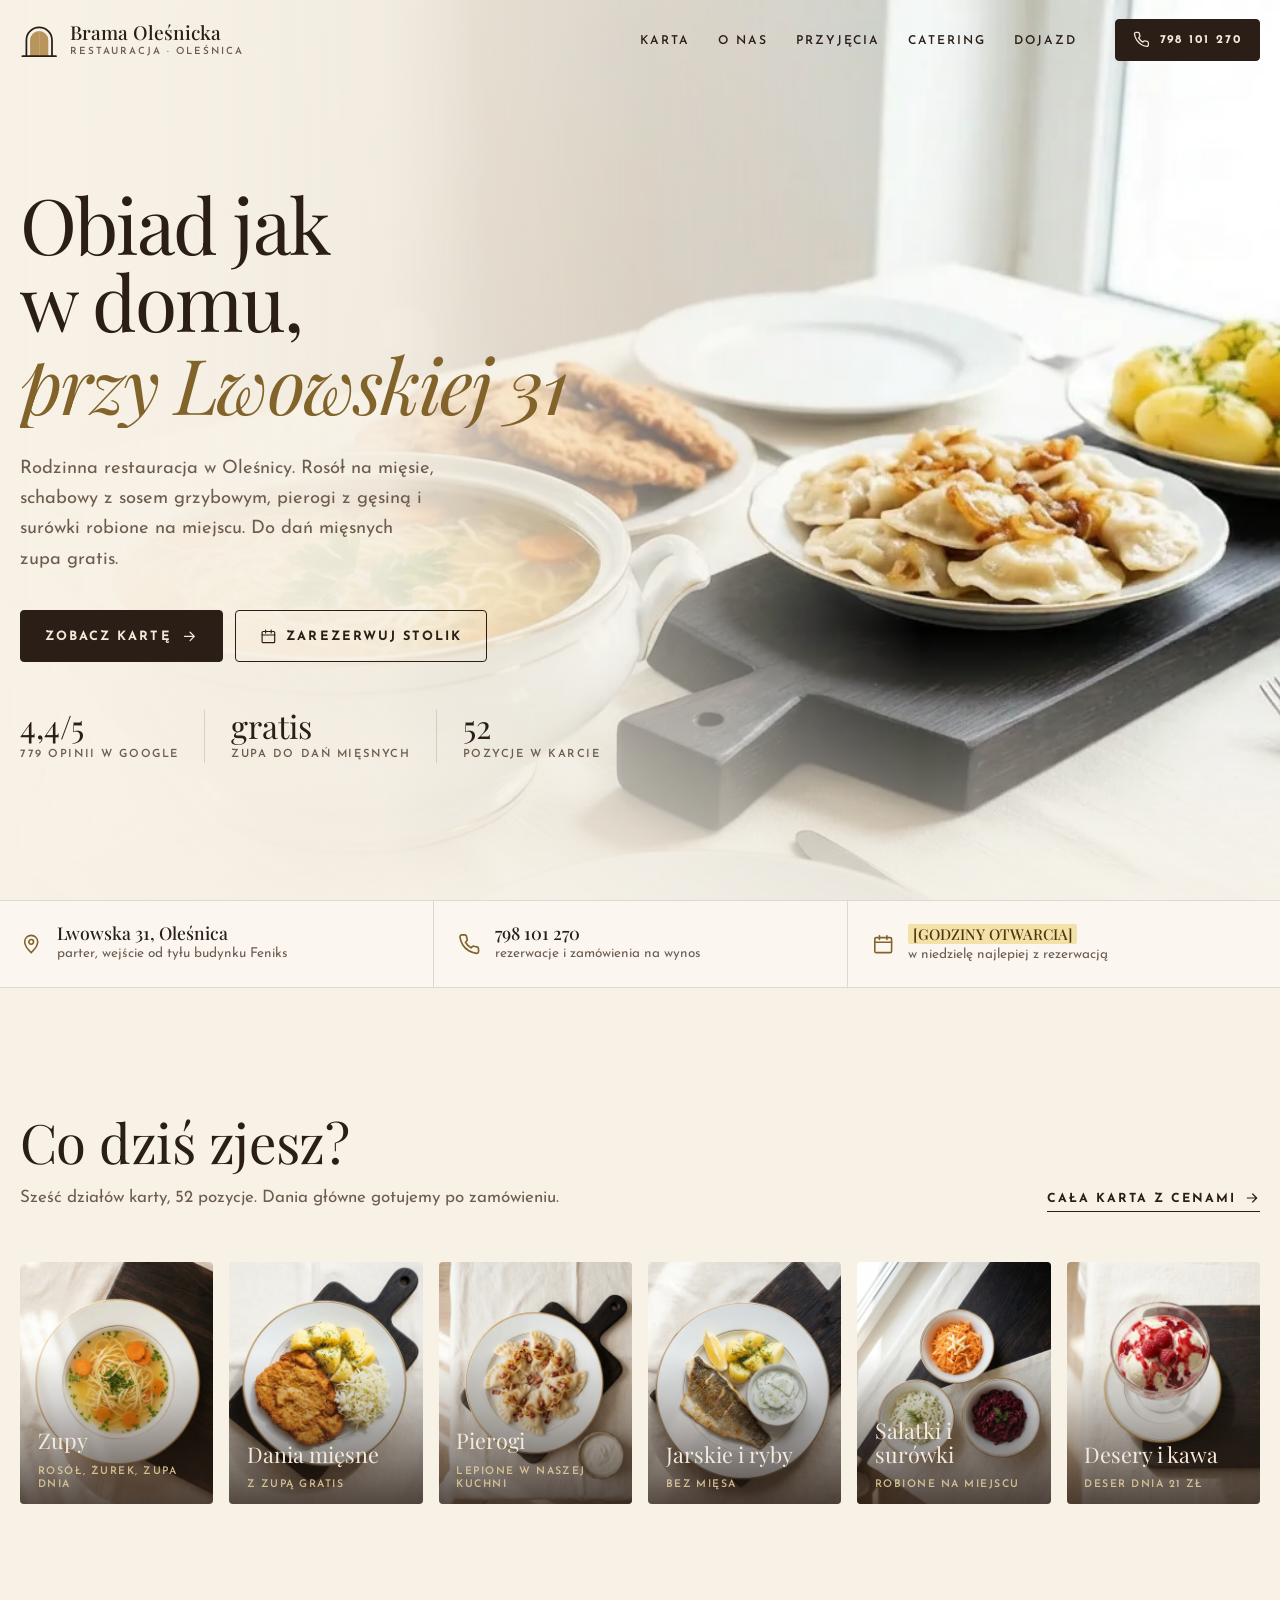
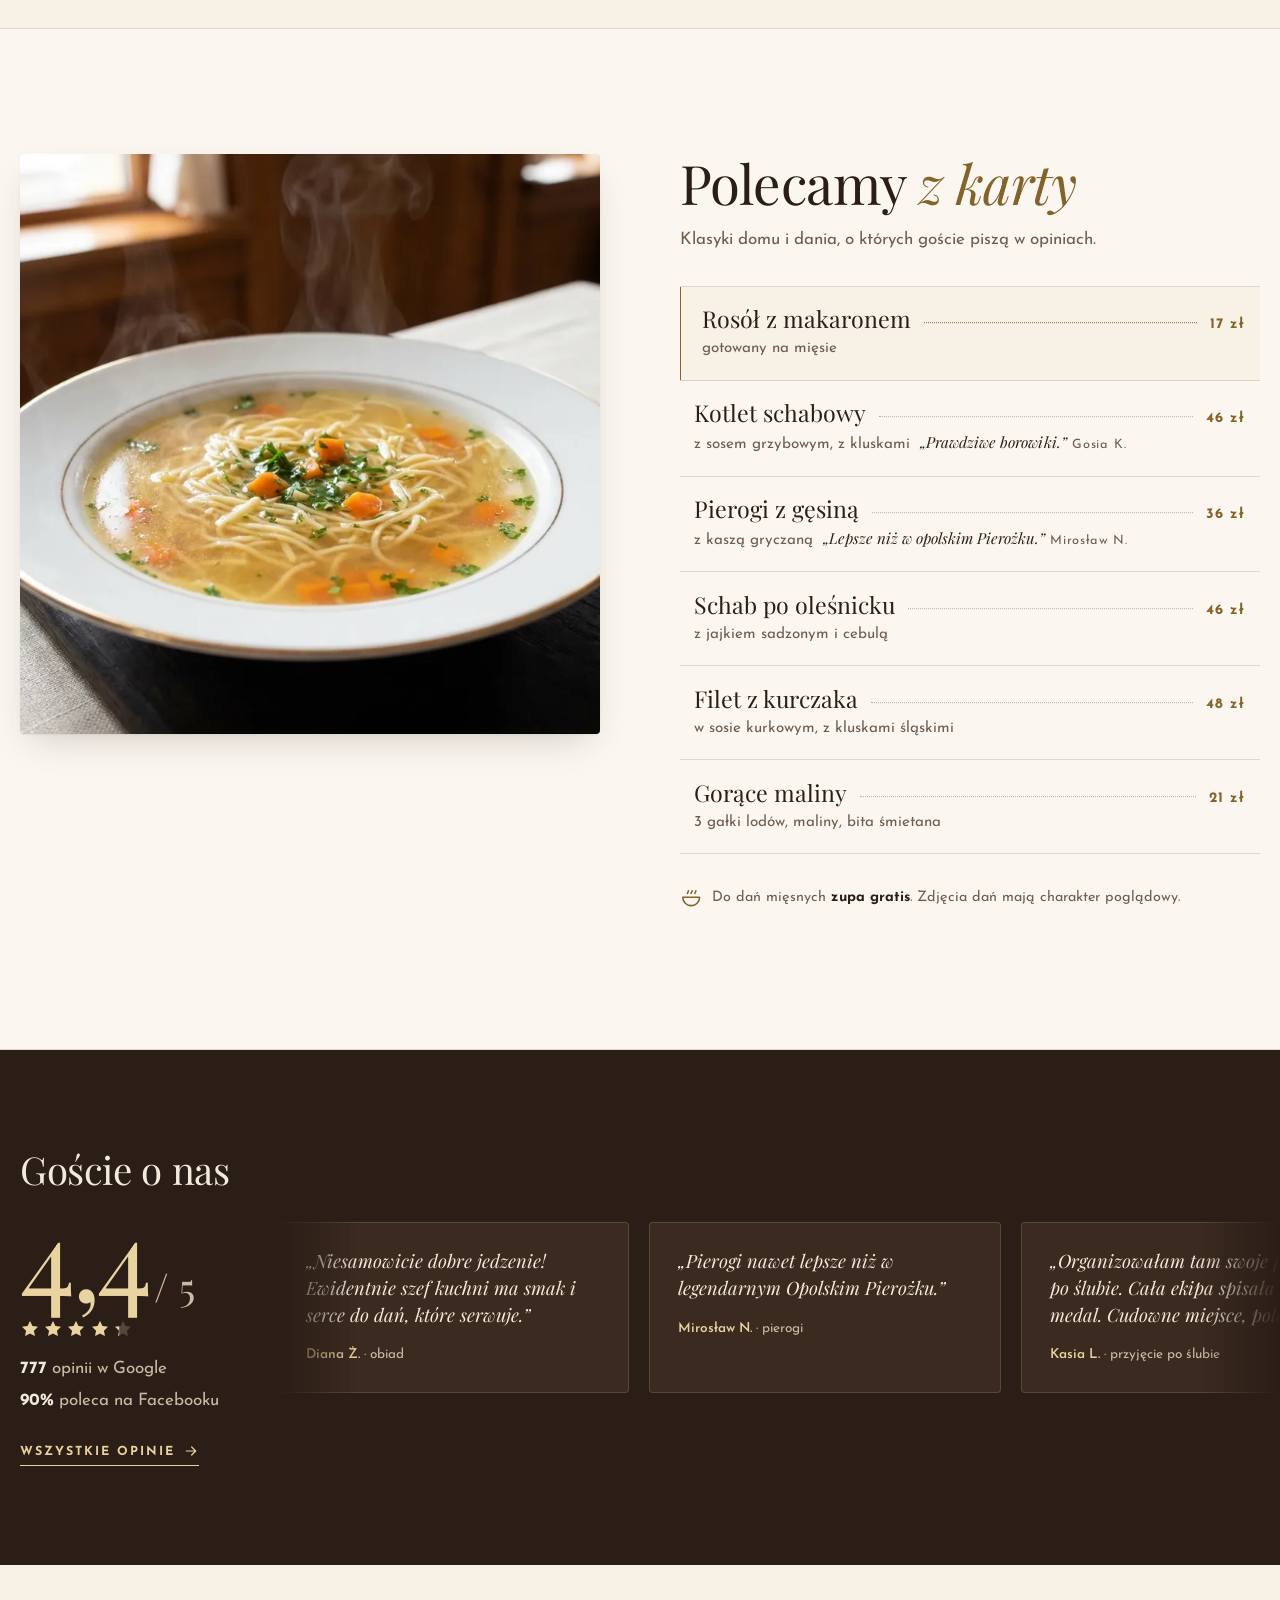
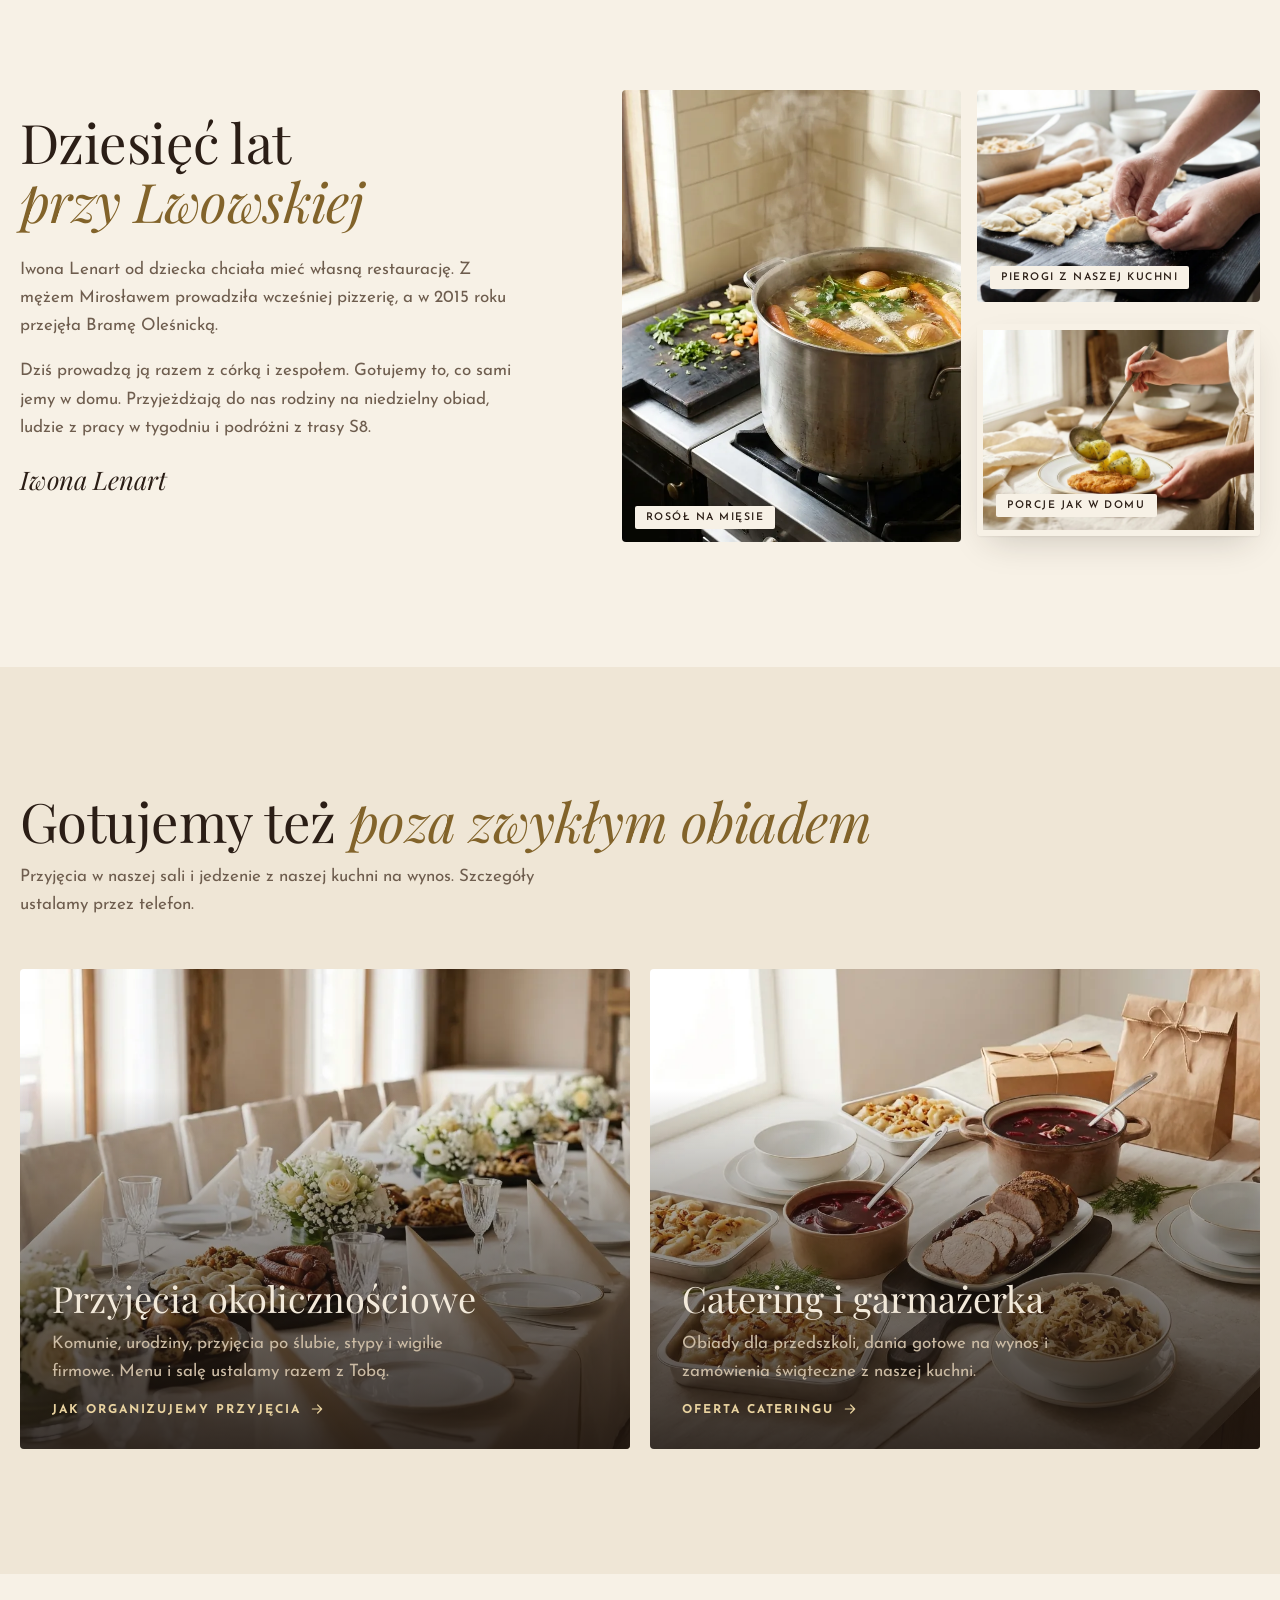
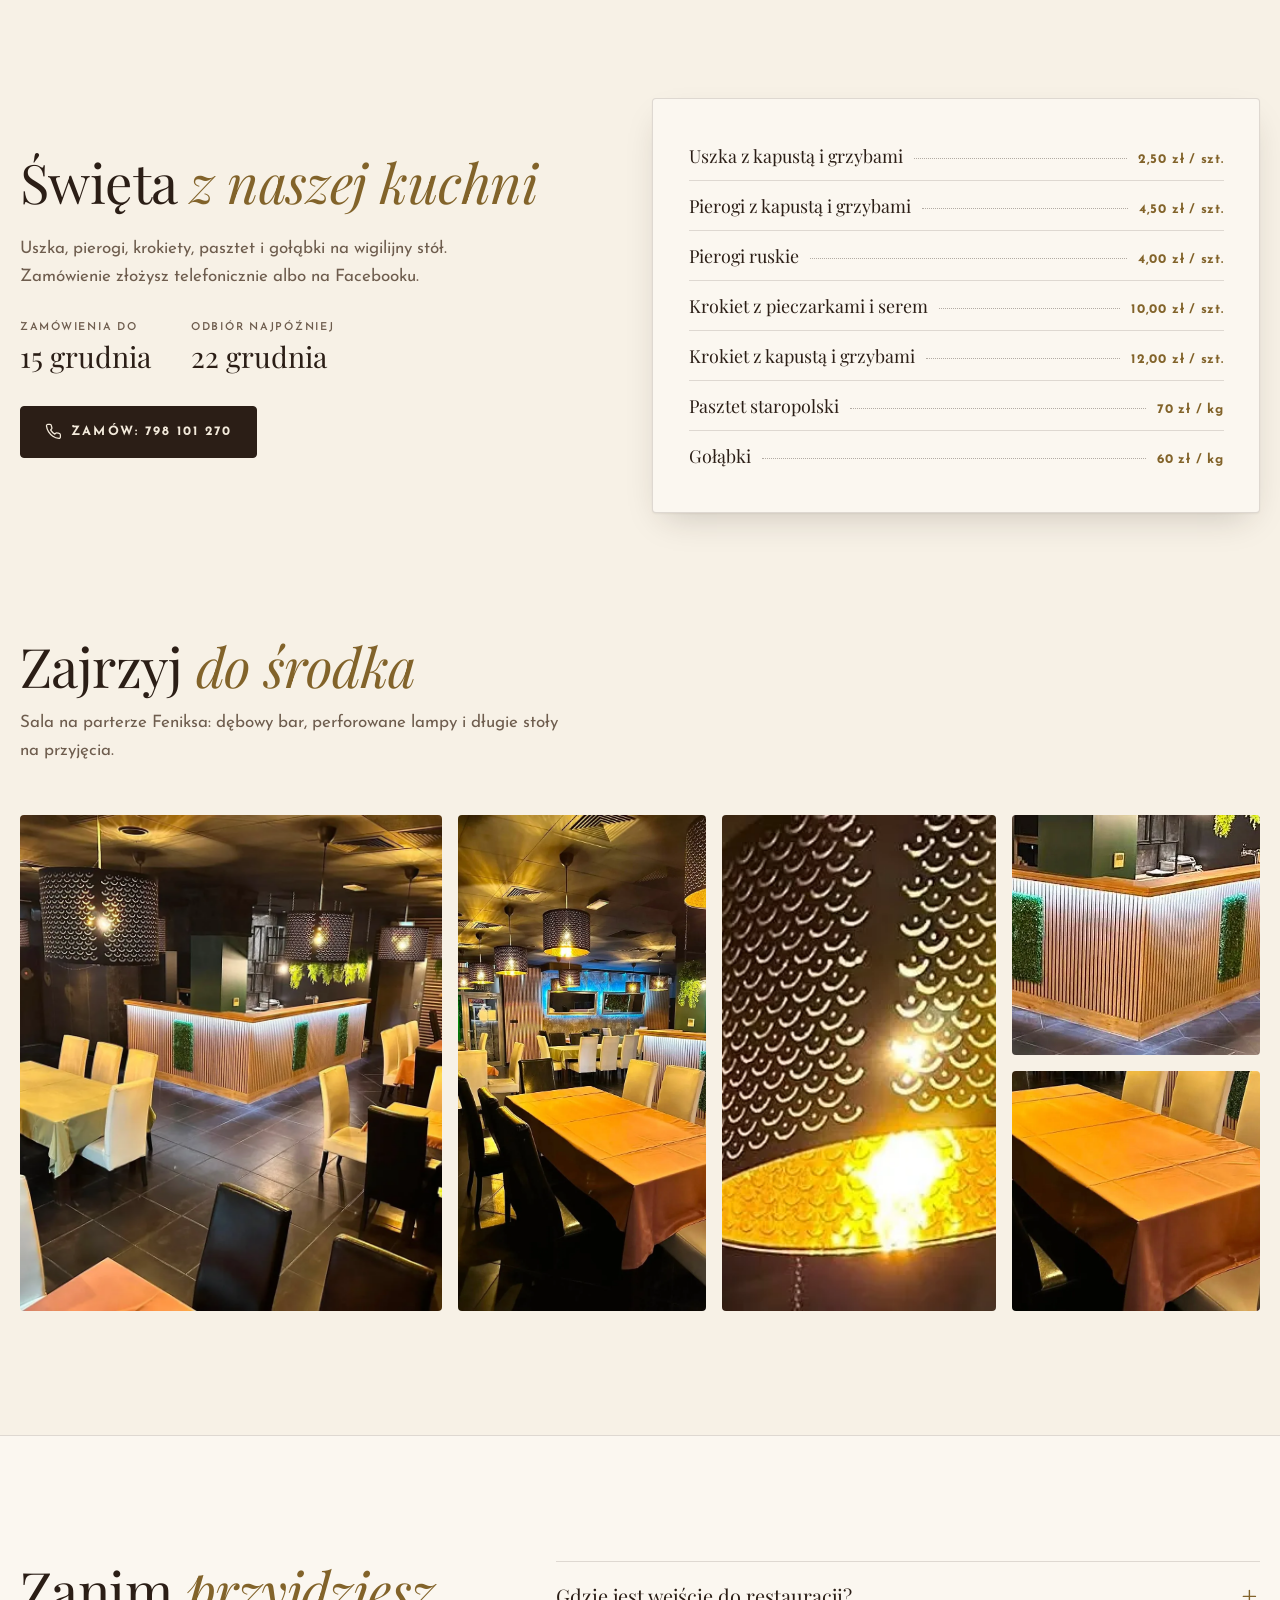
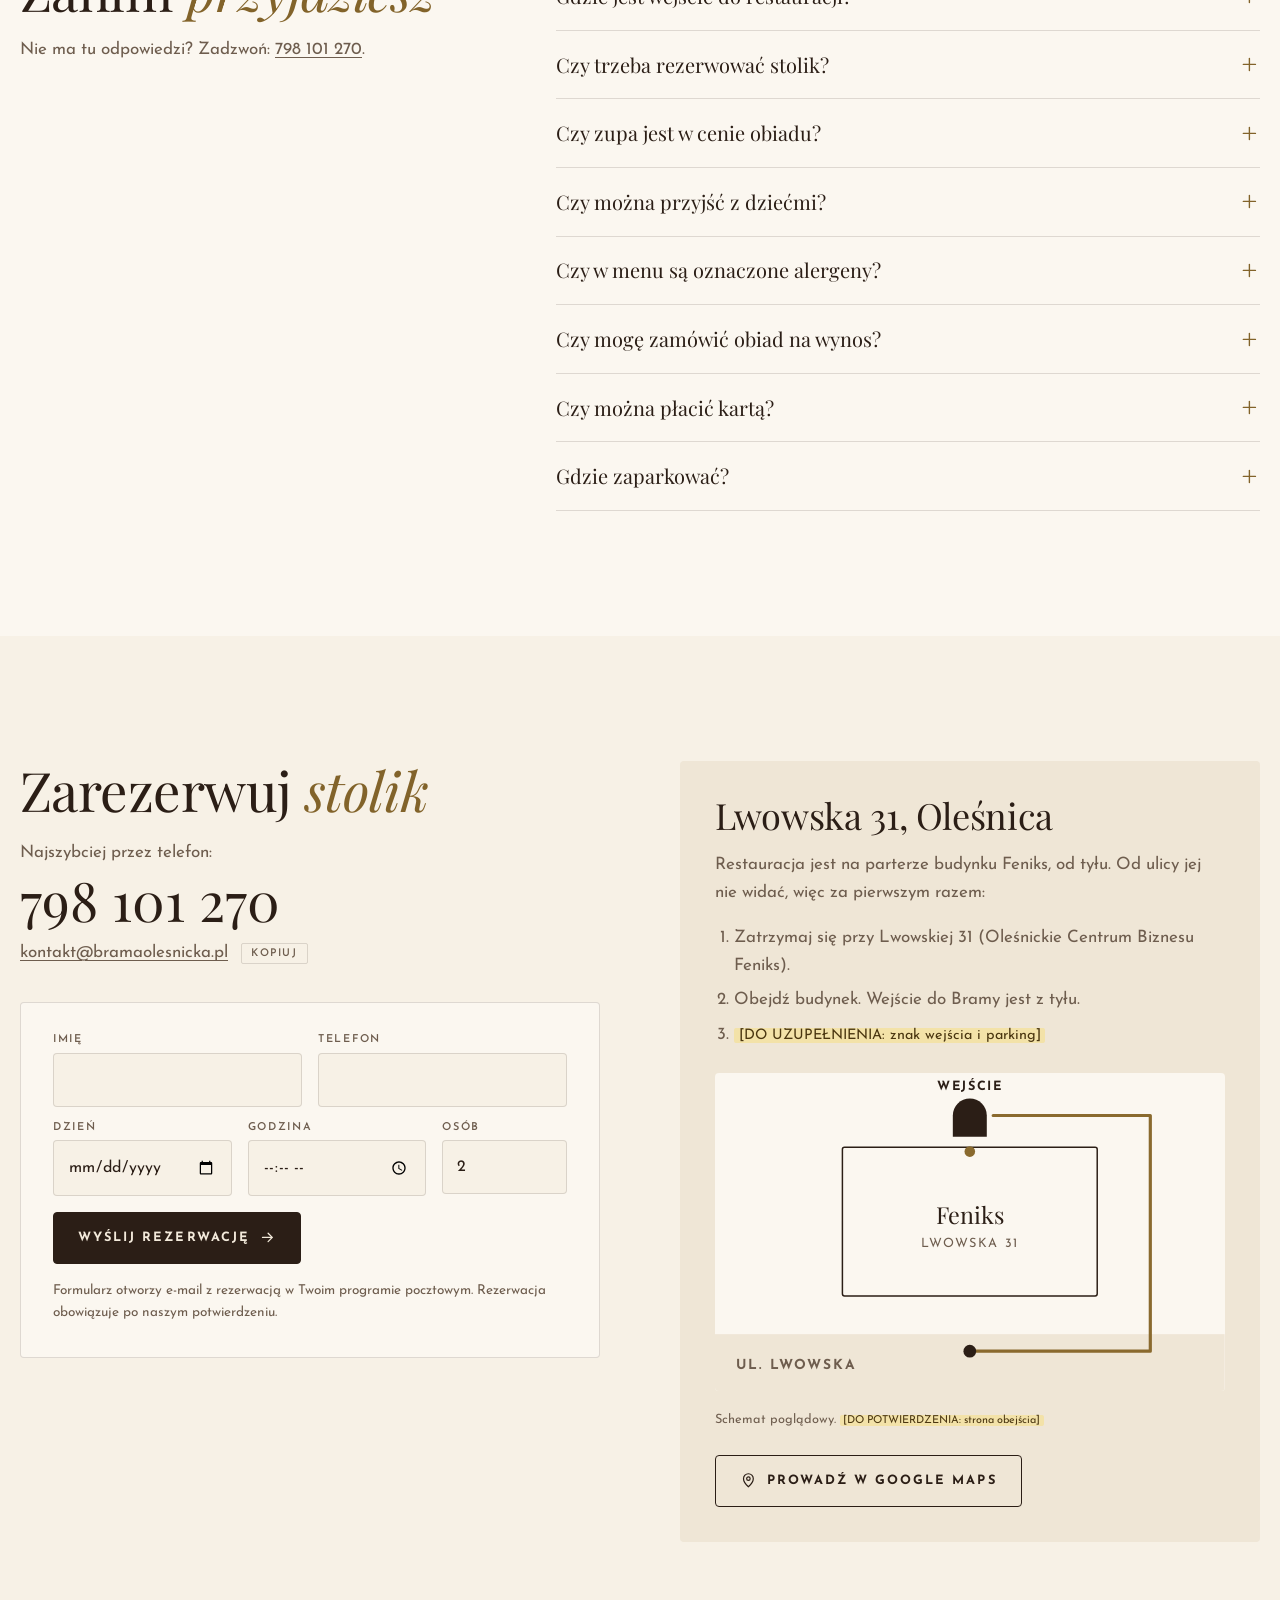
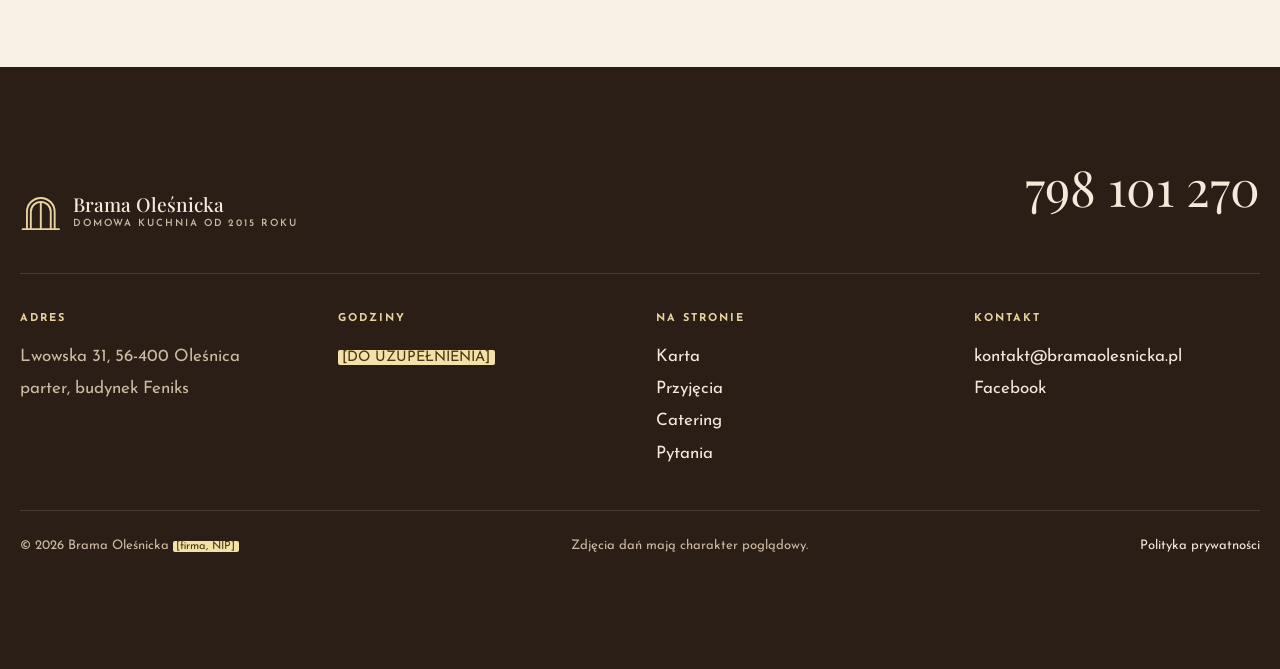
<file: index.html>
<!doctype html>
<html lang="pl">
<head>
<meta charset="utf-8">
<meta name="viewport" content="width=device-width, initial-scale=1">
<title>Restauracja Brama Oleśnicka | Domowa kuchnia, Lwowska 31, Oleśnica</title>
<meta name="description" content="Rodzinna restauracja z domową kuchnią przy Lwowskiej 31 w Oleśnicy. Rosół na mięsie, schabowy, pierogi z gęsiną. Zupa gratis do dań mięsnych. Rezerwacje: 798 101 270.">
<link rel="canonical" href="https://fabianadrianw.github.io/Brama-ole-nicka/">
<meta property="og:type" content="restaurant">
<meta property="og:locale" content="pl_PL">
<meta property="og:title" content="Brama Oleśnicka: domowa kuchnia w Oleśnicy">
<meta property="og:description" content="Karta z cenami, przyjęcia, catering i rezerwacja stolika. Lwowska 31, Oleśnica.">
<meta property="og:url" content="https://fabianadrianw.github.io/Brama-ole-nicka/">
<meta property="og:image" content="https://fabianadrianw.github.io/Brama-ole-nicka/img/v2/og.jpg">
<meta name="theme-color" content="#F7F1E6">
<link rel="icon" href="data:image/svg+xml,%3Csvg xmlns='http://www.w3.org/2000/svg' viewBox='0 0 32 32'%3E%3Crect width='32' height='32' rx='6' fill='%232B1E16'/%3E%3Cpath d='M9 26V15a7 7 0 0 1 14 0v11' fill='none' stroke='%23E9D3A0' stroke-width='2.4'/%3E%3C/svg%3E">
<!-- TODO przed wdrożeniem: fonty lokalnie (woff2, latin-ext) -->
<link rel="preconnect" href="https://fonts.googleapis.com">
<link rel="preconnect" href="https://fonts.gstatic.com" crossorigin>
<link href="https://fonts.googleapis.com/css2?family=Josefin+Sans:wght@400;600;700&family=Playfair+Display:ital,wght@0,400;0,500;0,600;1,400;1,500&display=swap" rel="stylesheet">
<link rel="preload" as="image" href="img/v2/hero.webp" media="(min-width:760px)">
<link rel="preload" as="image" href="img/v2/hero-m.webp" media="(max-width:759px)">
<script type="application/ld+json">
{
  "@context":"https://schema.org","@type":"Restaurant","name":"Brama Oleśnicka","url":"https://fabianadrianw.github.io/Brama-ole-nicka/",
  "image":"https://fabianadrianw.github.io/Brama-ole-nicka/img/v2/og.jpg",
  "telephone":"+48798101270","email":"kontakt@bramaolesnicka.pl","servesCuisine":"Kuchnia polska","priceRange":"40–60 zł",
  "acceptsReservations":"True","hasMenu":"https://fabianadrianw.github.io/Brama-ole-nicka/menu.html",
  "address":{"@type":"PostalAddress","streetAddress":"Lwowska 31","postalCode":"56-400","addressLocality":"Oleśnica","addressCountry":"PL"},
  "geo":{"@type":"GeoCoordinates","latitude":51.2091401,"longitude":17.389574},
  "aggregateRating":{"@type":"AggregateRating","ratingValue":"4.4","reviewCount":"779","bestRating":"5"},
  "sameAs":["https://www.facebook.com/100063495913166"]
}
</script>
<script type="application/ld+json">{"@context": "https://schema.org", "@type": "FAQPage", "mainEntity": [{"@type": "Question", "name": "Gdzie jest wejście do restauracji?", "acceptedAnswer": {"@type": "Answer", "text": "Lwowska 31 w Oleśnicy, parter budynku Oleśnickiego Centrum Biznesu Feniks. Wejście jest z tyłu budynku, od ulicy go nie widać. Jeśli się zgubisz, zadzwoń: 798 101 270."}}, {"@type": "Question", "name": "Czy trzeba rezerwować stolik?", "acceptedAnswer": {"@type": "Answer", "text": "W tygodniu zwykle nie. W niedzielę po południu sala bywa pełna, więc warto zadzwonić wcześniej albo wysłać rezerwację przez formularz."}}, {"@type": "Question", "name": "Czy zupa jest w cenie obiadu?", "acceptedAnswer": {"@type": "Answer", "text": "Tak, do dań mięsnych z karty podajemy zupę gratis. Zupę dnia można też zamówić osobno za 16 zł."}}, {"@type": "Question", "name": "Czy można przyjść z dziećmi?", "acceptedAnswer": {"@type": "Answer", "text": "Tak. Mamy kącik zabaw i sztućce dla dzieci."}}, {"@type": "Question", "name": "Czy w menu są oznaczone alergeny?", "acceptedAnswer": {"@type": "Answer", "text": "Tak, cyfry przy nazwach dań w karcie oznaczają alergeny. Jeśli masz alergię, powiedz o niej przy zamówieniu."}}, {"@type": "Question", "name": "Czy mogę zamówić obiad na wynos?", "acceptedAnswer": {"@type": "Answer", "text": "Tak. Zamów przez telefon i odbierz w restauracji."}}]}</script>
<link rel="stylesheet" href="assets/v2.css">
<script>try{if(!sessionStorage.getItem("bo-intro")&&!matchMedia("(prefers-reduced-motion: reduce)").matches){document.documentElement.classList.add("intro");sessionStorage.setItem("bo-intro","1")}}catch(e){}</script>
</head>
<body>
<div class="gate" id="gate" aria-hidden="true">
  <span class="gate__l"></span><span class="gate__r"></span>
  <div class="gate__mark">
    <svg viewBox="0 0 120 130"><path pathLength="1" d="M10 128V60a50 50 0 0 1 100 0v68"/><path pathLength="1" d="M24 128V62a36 36 0 0 1 72 0v66M60 26v102M2 128h116"/></svg>
    <b>Brama Oleśnicka</b>
  </div>
  <button class="gate__skip" type="button" tabindex="-1">Pomiń</button>
</div>
<a class="skip" href="#main">Przejdź do treści</a>

<svg width="0" height="0" style="position:absolute" aria-hidden="true"><defs>
  <symbol id="i-phone" viewBox="0 0 24 24"><path fill="none" stroke="currentColor" stroke-width="1.8" stroke-linecap="round" stroke-linejoin="round" d="M22 16.9v3a2 2 0 0 1-2.2 2 19.8 19.8 0 0 1-8.6-3.1 19.5 19.5 0 0 1-6-6A19.8 19.8 0 0 1 2.1 4.2 2 2 0 0 1 4.1 2h3a2 2 0 0 1 2 1.7c.1 1 .4 1.9.7 2.8a2 2 0 0 1-.5 2.1L8 9.9a16 16 0 0 0 6 6l1.3-1.3a2 2 0 0 1 2.1-.4c.9.3 1.8.6 2.8.7a2 2 0 0 1 1.7 2z"/></symbol>
  <symbol id="i-star" viewBox="0 0 24 24"><path fill="currentColor" d="M12 2.5l2.9 6 6.6.9-4.8 4.6 1.2 6.5L12 17.4l-5.9 3.1 1.2-6.5L2.5 9.4l6.6-.9z"/></symbol>
  <symbol id="i-plus" viewBox="0 0 24 24"><path fill="none" stroke="currentColor" stroke-width="1.6" stroke-linecap="round" d="M12 5v14M5 12h14"/></symbol>
  <symbol id="i-arrow" viewBox="0 0 24 24"><path fill="none" stroke="currentColor" stroke-width="1.8" stroke-linecap="round" stroke-linejoin="round" d="M5 12h14M13 6l6 6-6 6"/></symbol>
  <symbol id="i-cal" viewBox="0 0 24 24"><g fill="none" stroke="currentColor" stroke-width="1.7" stroke-linecap="round"><rect x="3" y="5" width="18" height="16" rx="1.5"/><path d="M3 10h18M8 3v4M16 3v4"/></g></symbol>
  <symbol id="i-pin" viewBox="0 0 24 24"><g fill="none" stroke="currentColor" stroke-width="1.7"><path d="M12 21s-7-6.2-7-11.5a7 7 0 0 1 14 0C19 14.8 12 21 12 21z"/><circle cx="12" cy="9.5" r="2.5"/></g></symbol>
  <symbol id="i-bowl" viewBox="0 0 24 24"><g fill="none" stroke="currentColor" stroke-width="1.7" stroke-linecap="round" stroke-linejoin="round"><path d="M3 11h18a9 9 0 0 1-18 0z"/><path d="M8 7c0-1.5 1-1.5 1-3M12 7c0-1.5 1-1.5 1-3M16 7c0-1.5 1-1.5 1-3"/></g></symbol>
  <symbol id="arch" viewBox="0 0 48 48"><g fill="none" stroke="currentColor" stroke-width="2.2" stroke-linecap="round"><path d="M8 44V24a16 16 0 0 1 32 0v20M3 44h42M24 12.5V44"/><path d="M12.5 44V24A11.5 11.5 0 0 1 35.5 24V44"/></g></symbol>
</defs></svg>

<header class="nav" id="nav">
  <div class="wrap nav__in">
    <a class="logo" href="#top" aria-label="Brama Oleśnicka, początek strony">
      <svg class="logo__mark" viewBox="0 0 48 48" aria-hidden="true">
        <path class="logo__frame" pathLength="1" d="M8 44V24a16 16 0 0 1 32 0v20"/>
        <path class="logo__leaf logo__leaf--l" d="M12.6 44V24A11.4 11.4 0 0 1 24 12.6V44z"/>
        <path class="logo__leaf logo__leaf--r" d="M24 12.6A11.4 11.4 0 0 1 35.4 24V44H24z"/>
        <path class="logo__ground" pathLength="1" d="M3 44h42"/>
      </svg>
      <span class="logo__txt"><b>Brama Oleśnicka</b><small>Restauracja · Oleśnica</small></span>
    </a>
    <nav aria-label="Główna" class="nav__nav">
      <ul class="links" id="links">
        <li><a href="menu.html" data-page="menu">Karta</a></li>
        <li><a href="#o-nas">O nas</a></li>
        <li><a href="przyjecia.html" data-page="przyjecia">Przyjęcia</a></li>
        <li><a href="catering.html" data-page="catering">Catering</a></li>
        <li><a href="#rezerwacja">Dojazd</a></li>
      </ul>
      <span class="links__bar" aria-hidden="true"></span>
    </nav>
    <a class="btn btn--sm nav__cta" href="tel:+48798101270"><svg aria-hidden="true"><use href="#i-phone"/></svg><span>798 101 270</span></a>
    <button class="burger" id="burger" aria-expanded="false" aria-controls="drawer" aria-label="Otwórz menu"><span></span><span></span></button>
  </div>
</header>
<div class="drawer" id="drawer">
  <ul>
    <li><a href="menu.html">Karta</a></li>
    <li><a href="#o-nas">O nas</a></li>
    <li><a href="przyjecia.html">Przyjęcia</a></li>
    <li><a href="catering.html">Catering</a></li>
    <li><a href="#rezerwacja">Rezerwacja i dojazd</a></li>
  </ul>
  <a class="btn" href="tel:+48798101270"><svg aria-hidden="true"><use href="#i-phone"/></svg>798 101 270</a>
</div>

<main id="main">

<section class="hero" id="top" aria-labelledby="h1">
  <div class="hero__media">
  <picture class="hero__ph">
    <source media="(max-width:759px)" srcset="img/v2/hero-m.webp">
    <img src="img/v2/hero.webp" width="1376" height="768" alt="Stół z obiadem: waza rosołu z makaronem, kotlety schabowe, pierogi z cebulką, ziemniaki z koperkiem i surówka" fetchpriority="high">
  </picture>
  <video class="hero__vid" id="hero-vid" muted autoplay loop playsinline preload="auto" poster="img/v2/hero-poster.webp" aria-hidden="true" data-d="img/v2/hero.mp4" data-m="img/v2/hero-m.mp4"></video>
  <script>/* start pobierania filmu już przy parsowaniu HTML, bez czekania na główny skrypt */(function(){var v=document.getElementById("hero-vid"),c=navigator.connection||{};if(!v||c.saveData||/2g/.test(c.effectiveType||"")||matchMedia("(prefers-reduced-motion:reduce)").matches)return;var m=matchMedia("(max-width:759px)").matches;if(m)v.poster="img/v2/hero-m-poster.webp";v.muted=true;v.src=m?v.dataset.m:v.dataset.d;v.dataset.early="1"})()</script>
  </div>
  <div class="wrap hero__in">
    <h1 id="h1" class="hero__h"><span class="ln"><span>Obiad jak w domu,</span></span> <span class="ln"><span><i>przy Lwowskiej&nbsp;31</i></span></span></h1>
    <p class="hero__lead rise" style="--d:.35s">Rodzinna restauracja w Oleśnicy. Rosół na mięsie, schabowy z sosem grzybowym, pierogi z gęsiną i surówki robione na miejscu. Do dań mięsnych zupa gratis.</p>
    <div class="hero__act rise" style="--d:.5s">
      <a class="btn" href="menu.html">Zobacz kartę<svg aria-hidden="true"><use href="#i-arrow"/></svg></a>
      <a class="btn btn--ghost" href="#rezerwacja"><svg aria-hidden="true"><use href="#i-cal"/></svg>Zarezerwuj stolik</a>
    </div>
    <ul class="hero__facts rise" style="--d:.65s">
      <li><a href="#opinie"><b><span data-count="4.4" data-dec="1">4,4</span>/5</b><small>779 opinii w Google</small></a></li>
      <li><b>gratis</b><small>zupa do dań mięsnych</small></li>
      <li><a href="menu.html"><b data-count="52">52</b><small>pozycje w karcie</small></a></li>
    </ul>
  </div>
</section>

<div class="strip">
  <div class="wrap strip__in">
    <a href="https://www.google.com/maps/dir/?api=1&amp;destination=51.2091401,17.389574" target="_blank" rel="noopener"><svg aria-hidden="true"><use href="#i-pin"/></svg><span><b>Lwowska 31, Oleśnica</b><small>parter, wejście od tyłu budynku Feniks</small></span></a>
    <a href="tel:+48798101270"><svg aria-hidden="true"><use href="#i-phone"/></svg><span><b>798 101 270</b><small>rezerwacje i zamówienia na wynos</small></span></a>
    <div><svg aria-hidden="true"><use href="#i-cal"/></svg><span><b><span class="todo">[GODZINY OTWARCIA]</span></b><small>w niedzielę najlepiej z rezerwacją</small></span></div>
  </div>
</div>

<section class="sec cats" id="menu" aria-labelledby="cats-h">
  <div class="wrap">
    <div class="head">
      <h2 id="cats-h">Co dziś zjesz?</h2>
      <p>Sześć działów karty, 52 pozycje. Dania główne gotujemy po zamówieniu.</p>
      <a class="more" href="menu.html">Cała karta z cenami<svg aria-hidden="true"><use href="#i-arrow"/></svg></a>
    </div>
    <ul class="tiles">
      <li><a class="tile" href="menu.html#zupy"><img src="img/v2/kat-zupy.webp" width="800" height="1000" alt="Talerz rosołu z makaronem, marchewką i natką" loading="lazy"><span class="tile__t"><b>Zupy</b><small>rosół, żurek, zupa dnia</small></span></a></li>
      <li><a class="tile" href="menu.html#miesne"><img src="img/v2/kat-miesne.webp" width="800" height="1000" alt="Kotlet schabowy z ziemniakami i surówką z kapusty" loading="lazy"><span class="tile__t"><b>Dania mięsne</b><small>z zupą gratis</small></span></a></li>
      <li><a class="tile" href="menu.html#pierogi"><img src="img/v2/kat-pierogi.webp" width="800" height="1000" alt="Pierogi z cebulką i boczkiem, obok śmietana" loading="lazy"><span class="tile__t"><b>Pierogi</b><small>lepione w naszej kuchni</small></span></a></li>
      <li><a class="tile" href="menu.html#jarskie"><img src="img/v2/kat-jarskie.webp" width="800" height="1000" alt="Smażony filet z ryby z ziemniakami i mizerią" loading="lazy"><span class="tile__t"><b>Jarskie i ryby</b><small>bez mięsa</small></span></a></li>
      <li><a class="tile" href="menu.html#salatki"><img src="img/v2/kat-salatki.webp" width="800" height="1000" alt="Trzy miseczki surówek: z marchewki, kapusty i buraczków" loading="lazy"><span class="tile__t"><b>Sałatki i surówki</b><small>robione na miejscu</small></span></a></li>
      <li><a class="tile" href="menu.html#desery"><img src="img/v2/kat-desery.webp" width="800" height="1000" alt="Lody waniliowe z gorącymi malinami" loading="lazy"><span class="tile__t"><b>Desery i kawa</b><small>deser dnia 21 zł</small></span></a></li>
    </ul>
  </div>
</section>

<section class="sec picks" id="polecamy" aria-labelledby="picks-h">
  <div class="wrap picks__in">
    <div class="picks__stage" aria-hidden="true">
      <img class="on" src="img/v2/pol-rosol.webp" width="1000" height="747"  alt="" decoding="async" data-k="0">
      <img src="img/v2/pol-schabowy.webp" width="1000" height="747"  alt="" decoding="async" data-k="1">
      <img src="img/v2/pol-pierogi.webp" width="1000" height="747"  alt="" decoding="async" data-k="2">
      <img src="img/v2/pol-schab.webp" width="1000" height="747"  alt="" decoding="async" data-k="3">
      <img src="img/v2/pol-filet.webp" width="1000" height="747"  alt="" decoding="async" data-k="4">
      <img src="img/v2/pol-maliny.webp" width="1000" height="747"  alt="" decoding="async" data-k="5">
    </div>
    <div class="picks__list">
      <h2 id="picks-h">Polecamy <i>z&nbsp;karty</i></h2>
      <p class="picks__lead">Klasyki domu i dania, o których goście piszą w opiniach.</p>
      <ol>
        <li><a class="pk" href="menu.html#zupy" data-k="0"><img src="img/v2/pol-rosol.webp" alt="" width="1000" height="747" loading="lazy"><span class="pk__n">Rosół z makaronem</span><span class="pk__dots"></span><span class="pk__p">17 zł</span><span class="pk__d">gotowany na mięsie</span></a></li>
        <li><a class="pk" href="menu.html#miesne" data-k="1"><img src="img/v2/pol-schabowy.webp" alt="" width="1000" height="747" loading="lazy"><span class="pk__n">Kotlet schabowy</span><span class="pk__dots"></span><span class="pk__p">46 zł</span><span class="pk__d">z sosem grzybowym, z kluskami <q>Prawdziwe borowiki.</q> <cite>Gosia K.</cite></span></a></li>
        <li><a class="pk" href="menu.html#pierogi" data-k="2"><img src="img/v2/pol-pierogi.webp" alt="" width="1000" height="747" loading="lazy"><span class="pk__n">Pierogi z gęsiną</span><span class="pk__dots"></span><span class="pk__p">36 zł</span><span class="pk__d">z kaszą gryczaną <q>Lepsze niż w opolskim Pierożku.</q> <cite>Mirosław N.</cite></span></a></li>
        <li><a class="pk" href="menu.html#miesne" data-k="3"><img src="img/v2/pol-schab.webp" alt="" width="1000" height="747" loading="lazy"><span class="pk__n">Schab po oleśnicku</span><span class="pk__dots"></span><span class="pk__p">46 zł</span><span class="pk__d">z jajkiem sadzonym i cebulą</span></a></li>
        <li><a class="pk" href="menu.html#miesne" data-k="4"><img src="img/v2/pol-filet.webp" alt="" width="1000" height="747" loading="lazy"><span class="pk__n">Filet z kurczaka</span><span class="pk__dots"></span><span class="pk__p">48 zł</span><span class="pk__d">w sosie kurkowym, z kluskami śląskimi</span></a></li>
        <li><a class="pk" href="menu.html#desery" data-k="5"><img src="img/v2/pol-maliny.webp" alt="" width="1000" height="747" loading="lazy"><span class="pk__n">Gorące maliny</span><span class="pk__dots"></span><span class="pk__p">21 zł</span><span class="pk__d">3 gałki lodów, maliny, bita śmietana</span></a></li>
      </ol>
      <p class="picks__note"><svg aria-hidden="true"><use href="#i-bowl"/></svg><span>Do dań mięsnych <b>zupa gratis</b>. Zdjęcia dań mają charakter poglądowy.</span></p>
    </div>
  </div>
</section>

<section class="proof" id="opinie" aria-labelledby="op-h">
  <div class="wrap proof__score">
    <h2 id="op-h">Goście o&nbsp;nas</h2>
    <p class="proof__num" aria-label="Średnia ocena 4,4 na 5"><span data-count="4.4" data-dec="1">4,4</span><small>/ 5</small></p>
    <div class="stars" aria-hidden="true" style="--fill:88%"><span class="stars__bg"><svg><use href="#i-star"/></svg><svg><use href="#i-star"/></svg><svg><use href="#i-star"/></svg><svg><use href="#i-star"/></svg><svg><use href="#i-star"/></svg></span><span class="stars__fg"><svg><use href="#i-star"/></svg><svg><use href="#i-star"/></svg><svg><use href="#i-star"/></svg><svg><use href="#i-star"/></svg><svg><use href="#i-star"/></svg></span></div>
    <p class="proof__meta"><span><b data-count="779">779</b> opinii w Google</span><span><b data-count="90" data-suf="%">90%</b> poleca na Facebooku</span></p>
    <a class="more more--light" href="https://maps.google.com/?cid=16073611050554754902" target="_blank" rel="noopener">Wszystkie opinie<svg aria-hidden="true"><use href="#i-arrow"/></svg></a>
  </div>
  <div class="qrow" id="qrow"><ul class="qrow__track">
    <li class="q"><blockquote>„Niesamowicie dobre jedzenie! Ewidentnie szef kuchni ma smak i serce do dań, które serwuje.”</blockquote><p><b>Diana Ż.</b> · obiad</p></li>
    <li class="q"><blockquote>„Pierogi nawet lepsze niż w legendarnym Opolskim Pierożku.”</blockquote><p><b>Mirosław N.</b> · pierogi</p></li>
    <li class="q"><blockquote>„Organizowałam tam swoje przyjęcie po ślubie. Cała ekipa spisała się na medal. Cudowne miejsce, polecam!”</blockquote><p><b>Kasia L.</b> · przyjęcie po ślubie</p></li>
    <li class="q"><blockquote>„Schabowy petarda! Trafiliśmy przez przypadek, wróciliśmy na drugi dzień.”</blockquote><p><b>Madzik K.</b> · schabowy</p></li>
    <li class="q"><blockquote>„Schab z sosem grzybowym to rewelacja, prawdziwe borowiki, do tego pyszne kluski śląskie.”</blockquote><p><b>Gosia K.</b> · schab z borowikami</p></li>
    <li class="q"><blockquote>„Przepyszne jedzenie. Podane szybko. Zboczyliśmy z trasy w Góry Stołowe i było warto.”</blockquote><p><b>Linka</b> · obiad w trasie</p></li>
  </ul></div>
</section>

<section class="sec about" id="o-nas" aria-labelledby="onas-h">
  <div class="wrap about__in">
    <div class="about__text">
      <h2 id="onas-h">Dziesięć lat <i>przy Lwowskiej</i></h2>
      <p>Iwona Lenart od dziecka chciała mieć własną restaurację. Z mężem Mirosławem prowadziła wcześniej pizzerię, a w 2015 roku przejęła Bramę Oleśnicką.</p>
      <p>Dziś prowadzą ją razem z córką i zespołem. Gotujemy to, co sami jemy w domu. Przyjeżdżają do nas rodziny na niedzielny obiad, ludzie z pracy w tygodniu i podróżni z trasy S8.</p>
      <p class="sig">Iwona Lenart</p>
    </div>
    <div class="about__ph">
      <figure class="ap ap--a"><img src="img/v2/onas-rosol.webp" width="1200" height="896" alt="Garnek rosołu z warzywami na kuchence" loading="lazy"><figcaption>Rosół na mięsie</figcaption></figure>
      <figure class="ap ap--b"><img src="img/v2/onas-pierogi.webp" width="1200" height="896" alt="Dłonie zaklejające pieroga na desce" loading="lazy"><figcaption>Pierogi z naszej kuchni</figcaption></figure>
      <figure class="ap ap--c"><img src="img/v2/onas-porcja.webp" width="1200" height="896" alt="Nakładanie ziemniaków z koperkiem na talerz ze schabowym" loading="lazy"><figcaption>Porcje jak w domu</figcaption></figure>
    </div>
  </div>
</section>

<section class="sec occ" id="okazje" aria-labelledby="occ-h">
  <div class="wrap">
    <div class="head">
      <h2 id="occ-h">Gotujemy też <i>poza zwykłym obiadem</i></h2>
      <p>Przyjęcia w naszej sali i jedzenie z naszej kuchni na wynos. Szczegóły ustalamy przez telefon.</p>
    </div>
    <div class="occ__grid">
      <a class="panel" href="przyjecia.html">
        <img src="img/v2/przyjecia.webp" width="1376" height="768" alt="Długi stół nakryty na przyjęcie, białe obrusy i kwiaty" loading="lazy">
        <span class="panel__t">
          <b>Przyjęcia okolicznościowe</b>
          <span>Komunie, urodziny, przyjęcia po ślubie, stypy i wigilie firmowe. Menu i salę ustalamy razem z Tobą.</span>
          <span class="panel__go">Jak organizujemy przyjęcia<svg aria-hidden="true"><use href="#i-arrow"/></svg></span>
        </span>
      </a>
      <a class="panel" href="catering.html">
        <img src="img/v2/catering.webp" width="1376" height="768" alt="Pierogi w tackach, barszcz, pieczeń i kapusta z grzybami gotowe na wynos" loading="lazy">
        <span class="panel__t">
          <b>Catering i garmażerka</b>
          <span>Obiady dla przedszkoli, dania gotowe na wynos i zamówienia świąteczne z naszej kuchni.</span>
          <span class="panel__go">Oferta cateringu<svg aria-hidden="true"><use href="#i-arrow"/></svg></span>
        </span>
      </a>
    </div>
  </div>
</section>

<section class="sec season" id="sezonowo" aria-labelledby="sez-h">
  <!-- Podmiana oferty sezonowej: zmień nagłówek, daty i listę -->
  <div class="wrap season__in">
    <div>
      <h2 id="sez-h">Święta <i>z naszej kuchni</i></h2>
      <p>Uszka, pierogi, krokiety, pasztet i gołąbki na wigilijny stół. Zamówienie złożysz telefonicznie albo na Facebooku.</p>
      <dl class="dates">
        <div><dt>Zamówienia do</dt><dd>15 grudnia</dd></div>
        <div><dt>Odbiór najpóźniej</dt><dd>22 grudnia</dd></div>
      </dl>
      <a class="btn" href="tel:+48798101270"><svg aria-hidden="true"><use href="#i-phone"/></svg>Zamów: 798 101 270</a>
    </div>
    <ul class="price">
      <li><span>Uszka z kapustą i grzybami</span><i></i><b>2,50 zł / szt.</b></li>
      <li><span>Pierogi z kapustą i grzybami</span><i></i><b>4,50 zł / szt.</b></li>
      <li><span>Pierogi ruskie</span><i></i><b>4,00 zł / szt.</b></li>
      <li><span>Krokiet z pieczarkami i serem</span><i></i><b>10,00 zł / szt.</b></li>
      <li><span>Krokiet z kapustą i grzybami</span><i></i><b>12,00 zł / szt.</b></li>
      <li><span>Pasztet staropolski</span><i></i><b>70 zł / kg</b></li>
      <li><span>Gołąbki</span><i></i><b>60 zł / kg</b></li>
    </ul>
  </div>
</section>

<section class="sec gallery" id="galeria" aria-labelledby="gal-h">
  <div class="wrap">
    <div class="head">
      <h2 id="gal-h">Zajrzyj <i>do środka</i></h2>
      <p>Sala na parterze Feniksa: dębowy bar, perforowane lampy i długie stoły na przyjęcia.</p>
    </div>
    <ul class="gal">
      <li class="g1"><figure><a href="img/v2/g-sala.webp" data-lb><img src="img/v2/g-sala.webp" decoding="async" width="1800" height="1350" alt="Sala wieczorem: stoły, bar i lampy" loading="lazy"></a><figcaption>Sala wieczorem</figcaption></figure></li>
      <li class="g2"><figure><a href="img/v2/g-stol.webp" data-lb><img src="img/v2/g-stol.webp" decoding="async" width="1100" height="1467" alt="Długi stół z miedzianym obrusem przy barze" loading="lazy"></a><figcaption>Stół przy barze</figcaption></figure></li>
      <li class="g3"><figure><a href="img/v2/g-bar.webp" data-lb><img src="img/v2/g-bar.webp" decoding="async" width="820" height="420" alt="Bar obłożony dębowymi lamelami z wstawkami z zieleni" loading="lazy"></a><figcaption>Bar</figcaption></figure></li>
      <li class="g4"><figure><a href="img/v2/g-obrus.webp" data-lb><img src="img/v2/g-obrus.webp" decoding="async" width="1000" height="645" alt="Długi stół z miedzianym obrusem i kremowymi krzesłami" loading="lazy"></a><figcaption>Stół na przyjęcie</figcaption></figure></li>
      <li class="g5"><figure><a href="img/v2/g-lampa2.webp" data-lb><img src="img/v2/g-lampa2.webp" decoding="async" width="386" height="440" alt="Perforowany klosz lampy od spodu" loading="lazy"></a><figcaption>Lampy nad stołami</figcaption></figure></li>
    </ul>
  </div>
</section>

<section class="sec faq" id="faq" aria-labelledby="faq-h">
  <div class="wrap faq__in">
    <div class="head head--side">
      <h2 id="faq-h">Zanim <i>przyjdziesz</i></h2>
      <p>Nie ma tu odpowiedzi? Zadzwoń: <a href="tel:+48798101270">798 101 270</a>.</p>
    </div>
    <div class="faq__list">
      <details><summary>Gdzie jest wejście do restauracji?<svg aria-hidden="true"><use href="#i-plus"/></svg></summary><p>Lwowska 31 w Oleśnicy, parter budynku Oleśnickiego Centrum Biznesu Feniks. Wejście jest z tyłu budynku, od ulicy go nie widać. Jeśli się zgubisz, zadzwoń: 798 101 270.</p></details>
      <details><summary>Czy trzeba rezerwować stolik?<svg aria-hidden="true"><use href="#i-plus"/></svg></summary><p>W tygodniu zwykle nie. W niedzielę po południu sala bywa pełna, więc warto zadzwonić wcześniej albo wysłać rezerwację przez formularz.</p></details>
      <details><summary>Czy zupa jest w cenie obiadu?<svg aria-hidden="true"><use href="#i-plus"/></svg></summary><p>Tak, do dań mięsnych z karty podajemy zupę gratis. Zupę dnia można też zamówić osobno za 16 zł.</p></details>
      <details><summary>Czy można przyjść z dziećmi?<svg aria-hidden="true"><use href="#i-plus"/></svg></summary><p>Tak. Mamy kącik zabaw i sztućce dla dzieci.</p></details>
      <details><summary>Czy w menu są oznaczone alergeny?<svg aria-hidden="true"><use href="#i-plus"/></svg></summary><p>Tak, cyfry przy nazwach dań w karcie oznaczają alergeny. Jeśli masz alergię, powiedz o niej przy zamówieniu.</p></details>
      <details><summary>Czy mogę zamówić obiad na wynos?<svg aria-hidden="true"><use href="#i-plus"/></svg></summary><p>Tak. Zamów przez telefon i odbierz w restauracji.</p></details>
      <details><summary>Czy można płacić kartą?<svg aria-hidden="true"><use href="#i-plus"/></svg></summary><p><span class="todo">[DO UZUPEŁNIENIA]</span></p></details>
      <details><summary>Gdzie zaparkować?<svg aria-hidden="true"><use href="#i-plus"/></svg></summary><p><span class="todo">[DO UZUPEŁNIENIA]</span></p></details>
    </div>
  </div>
</section>

<section class="sec res" id="rezerwacja" aria-labelledby="res-h">
  <div class="wrap res__in">
    <div class="res__form">
      <h2 id="res-h">Zarezerwuj <i>stolik</i></h2>
      <p>Najszybciej przez telefon:</p>
      <a class="phone" href="tel:+48798101270">798 101 270</a>
      <p class="mailrow"><a href="mailto:kontakt@bramaolesnicka.pl">kontakt@bramaolesnicka.pl</a><button class="copy" type="button" data-copy="kontakt@bramaolesnicka.pl">Kopiuj</button></p>
      <form id="form" novalidate aria-label="Rezerwacja stolika" data-mail="Rezerwacja stolika" data-intro="proszę o rezerwację stolika.">
        <div class="r2">
          <div class="f"><label for="f-name">Imię</label><input id="f-name" name="name" autocomplete="given-name" data-label="Imię"></div>
          <div class="f"><label for="f-tel">Telefon</label><input id="f-tel" name="tel" type="tel" inputmode="tel" autocomplete="tel" required aria-describedby="f-tel-err" data-label="Telefon"><span class="err" id="f-tel-err">Wpisz numer, żebyśmy mogli potwierdzić rezerwację.</span></div>
        </div>
        <div class="r3">
          <div class="f"><label for="f-date">Dzień</label><input id="f-date" name="date" type="date" data-label="Dzień" data-subject-from></div>
          <div class="f"><label for="f-time">Godzina</label><input id="f-time" name="time" type="time" step="900" data-label="Godzina"></div>
          <div class="f"><label for="f-n">Osób</label><input id="f-n" name="people" type="number" inputmode="numeric" min="1" max="60" value="2" data-label="Liczba osób"></div>
        </div>
        <input class="hp" type="text" name="website" tabindex="-1" autocomplete="off" aria-hidden="true">
        <button class="btn" type="submit">Wyślij rezerwację<svg aria-hidden="true"><use href="#i-arrow"/></svg></button>
        <p class="note">Formularz otworzy e-mail z rezerwacją w Twoim programie pocztowym. Rezerwacja obowiązuje po naszym potwierdzeniu.</p>
        <p class="ok" id="ok" role="status">E-mail z rezerwacją jest gotowy do wysłania. Jeśli program pocztowy się nie otworzył, zadzwoń: 798 101 270.</p>
      </form>
    </div>
    <div class="find">
      <h3>Lwowska 31, Oleśnica</h3>
      <p>Restauracja jest na parterze budynku Feniks, od tyłu. Od ulicy jej nie widać, więc za pierwszym razem:</p>
      <ol>
        <li>Zatrzymaj się przy Lwowskiej 31 (Oleśnickie Centrum Biznesu Feniks).</li>
        <li>Obejdź budynek. Wejście do Bramy jest z tyłu.</li>
        <li><span class="todo">[DO UZUPEŁNIENIA: znak wejścia i parking]</span></li>
      </ol>
      <figure class="map" id="map">
        <svg viewBox="0 0 480 300" role="img" aria-labelledby="map-t">
          <title id="map-t">Schemat: z ulicy Lwowskiej wokół budynku Feniks do wejścia z tyłu</title>
          <rect x="0" y="246" width="480" height="54" fill="#EFE6D6"/>
          <text x="20" y="279" font-family="Josefin Sans,sans-serif" font-size="13" font-weight="700" letter-spacing="2" fill="#6E5D4E">UL. LWOWSKA</text>
          <rect x="120" y="70" width="240" height="140" rx="2" fill="#FBF7F0" stroke="#2B1E16" stroke-width="1.4"/>
          <text x="240" y="142" text-anchor="middle" font-family="Playfair Display,serif" font-size="22" fill="#2B1E16">Feniks</text>
          <text x="240" y="164" text-anchor="middle" font-family="Josefin Sans,sans-serif" font-size="12" letter-spacing="1.5" fill="#6E5D4E">LWOWSKA 31</text>
          <path class="draw" pathLength="1" d="M240 262 H410 V40 H262" fill="none" stroke="#8A6A2E" stroke-width="3" stroke-linecap="round" stroke-linejoin="round"/>
          <g transform="translate(240 40)"><path d="M-16 20V0a16 16 0 0 1 32 0v20z" fill="#2B1E16"/><circle class="door" cx="0" cy="34" r="5" fill="#8A6A2E"/></g>
          <text x="240" y="16" text-anchor="middle" font-family="Josefin Sans,sans-serif" font-size="12" font-weight="700" letter-spacing="1.5" fill="#2B1E16">WEJŚCIE</text>
          <circle cx="240" cy="262" r="6" fill="#2B1E16"/>
        </svg>
        <figcaption>Schemat poglądowy. <span class="todo">[DO POTWIERDZENIA: strona obejścia]</span></figcaption>
      </figure>
      <a class="btn btn--ghost" href="https://www.google.com/maps/dir/?api=1&amp;destination=51.2091401,17.389574" target="_blank" rel="noopener"><svg aria-hidden="true"><use href="#i-pin"/></svg>Prowadź w Google Maps</a>
    </div>
  </div>
</section>
</main>

<footer class="foot">
  <div class="wrap">
    <div class="foot__top">
      <a class="logo logo--foot" href="#top" aria-label="Brama Oleśnicka, do góry"><svg aria-hidden="true"><use href="#arch"/></svg><span class="logo__txt"><b>Brama Oleśnicka</b><small>Domowa kuchnia od 2015 roku</small></span></a>
      <p class="foot__big"><a href="tel:+48798101270">798 101 270</a></p>
    </div>
    <div class="foot__cols">
      <div><h3>Adres</h3><p>Lwowska 31, 56-400 Oleśnica<br>parter, budynek Feniks</p></div>
      <div><h3>Godziny</h3><p><span class="todo">[DO UZUPEŁNIENIA]</span></p></div>
      <div><h3>Na stronie</h3><p><a href="menu.html">Karta</a><br><a href="przyjecia.html">Przyjęcia</a><br><a href="catering.html">Catering</a><br><a href="#faq">Pytania</a></p></div>
      <div><h3>Kontakt</h3><p><a href="mailto:kontakt@bramaolesnicka.pl">kontakt@bramaolesnicka.pl</a><br><a href="https://www.facebook.com/100063495913166" target="_blank" rel="noopener">Facebook</a></p></div>
    </div>
    <div class="foot__bottom"><span>© 2026 Brama Oleśnicka <span class="todo">[firma, NIP]</span></span><span>Zdjęcia dań mają charakter poglądowy.</span><a href="#">Polityka prywatności</a></div>
  </div>
</footer>

<div class="bar" id="bar">
  <a class="btn" href="tel:+48798101270"><svg aria-hidden="true"><use href="#i-phone"/></svg>Zadzwoń</a>
  <a class="btn btn--ghost" href="#rezerwacja">Rezerwacja</a>
</div>

<div class="lb" id="lb" role="dialog" aria-modal="true" aria-label="Zdjęcie z galerii" hidden>
  <figure style="margin:0"><img alt=""><p></p></figure>
  <button class="lb__x" type="button" aria-label="Zamknij">×</button>
  <button class="lb__p" type="button" aria-label="Poprzednie zdjęcie">←</button>
  <button class="lb__n" type="button" aria-label="Następne zdjęcie">→</button>
</div>
<script src="assets/main.js" defer></script>
<script src="assets/galeria.js" defer></script>
<script src="assets/v2.js" defer></script>
</body>
</html>
</file>
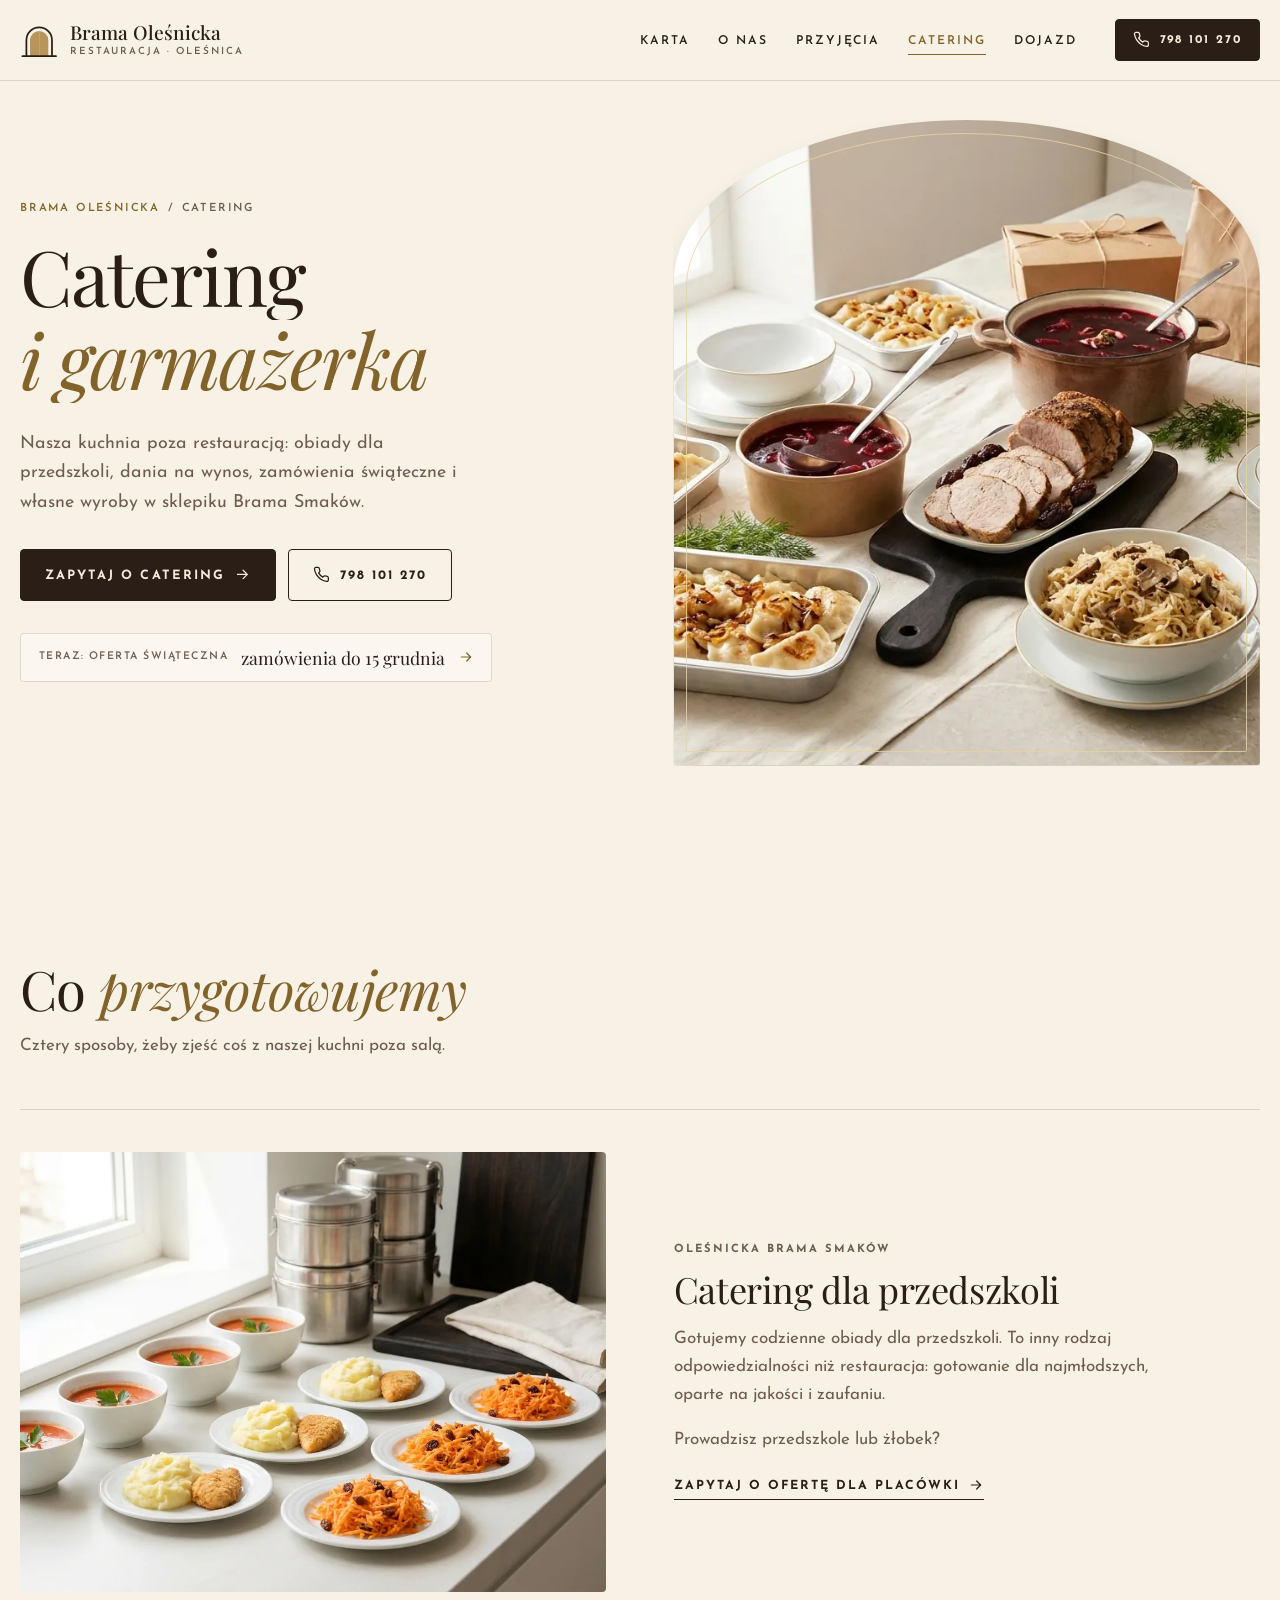
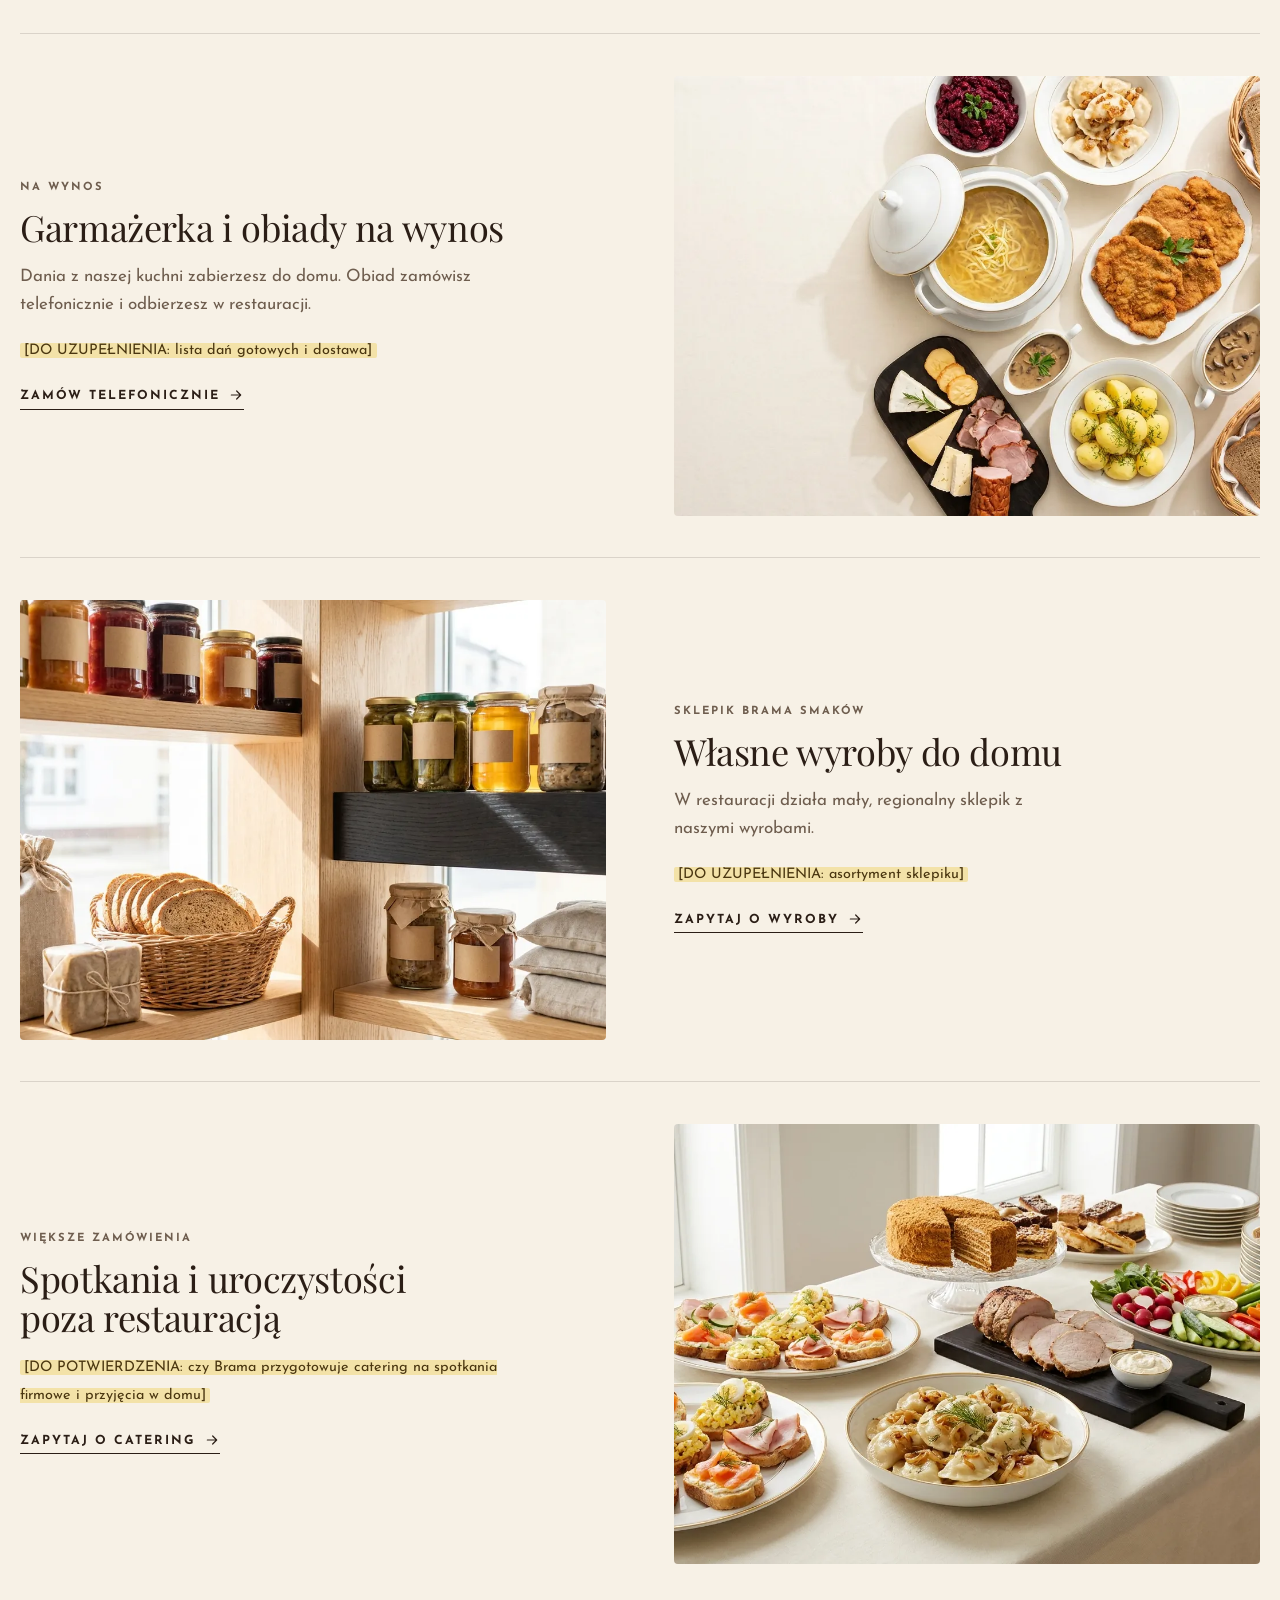
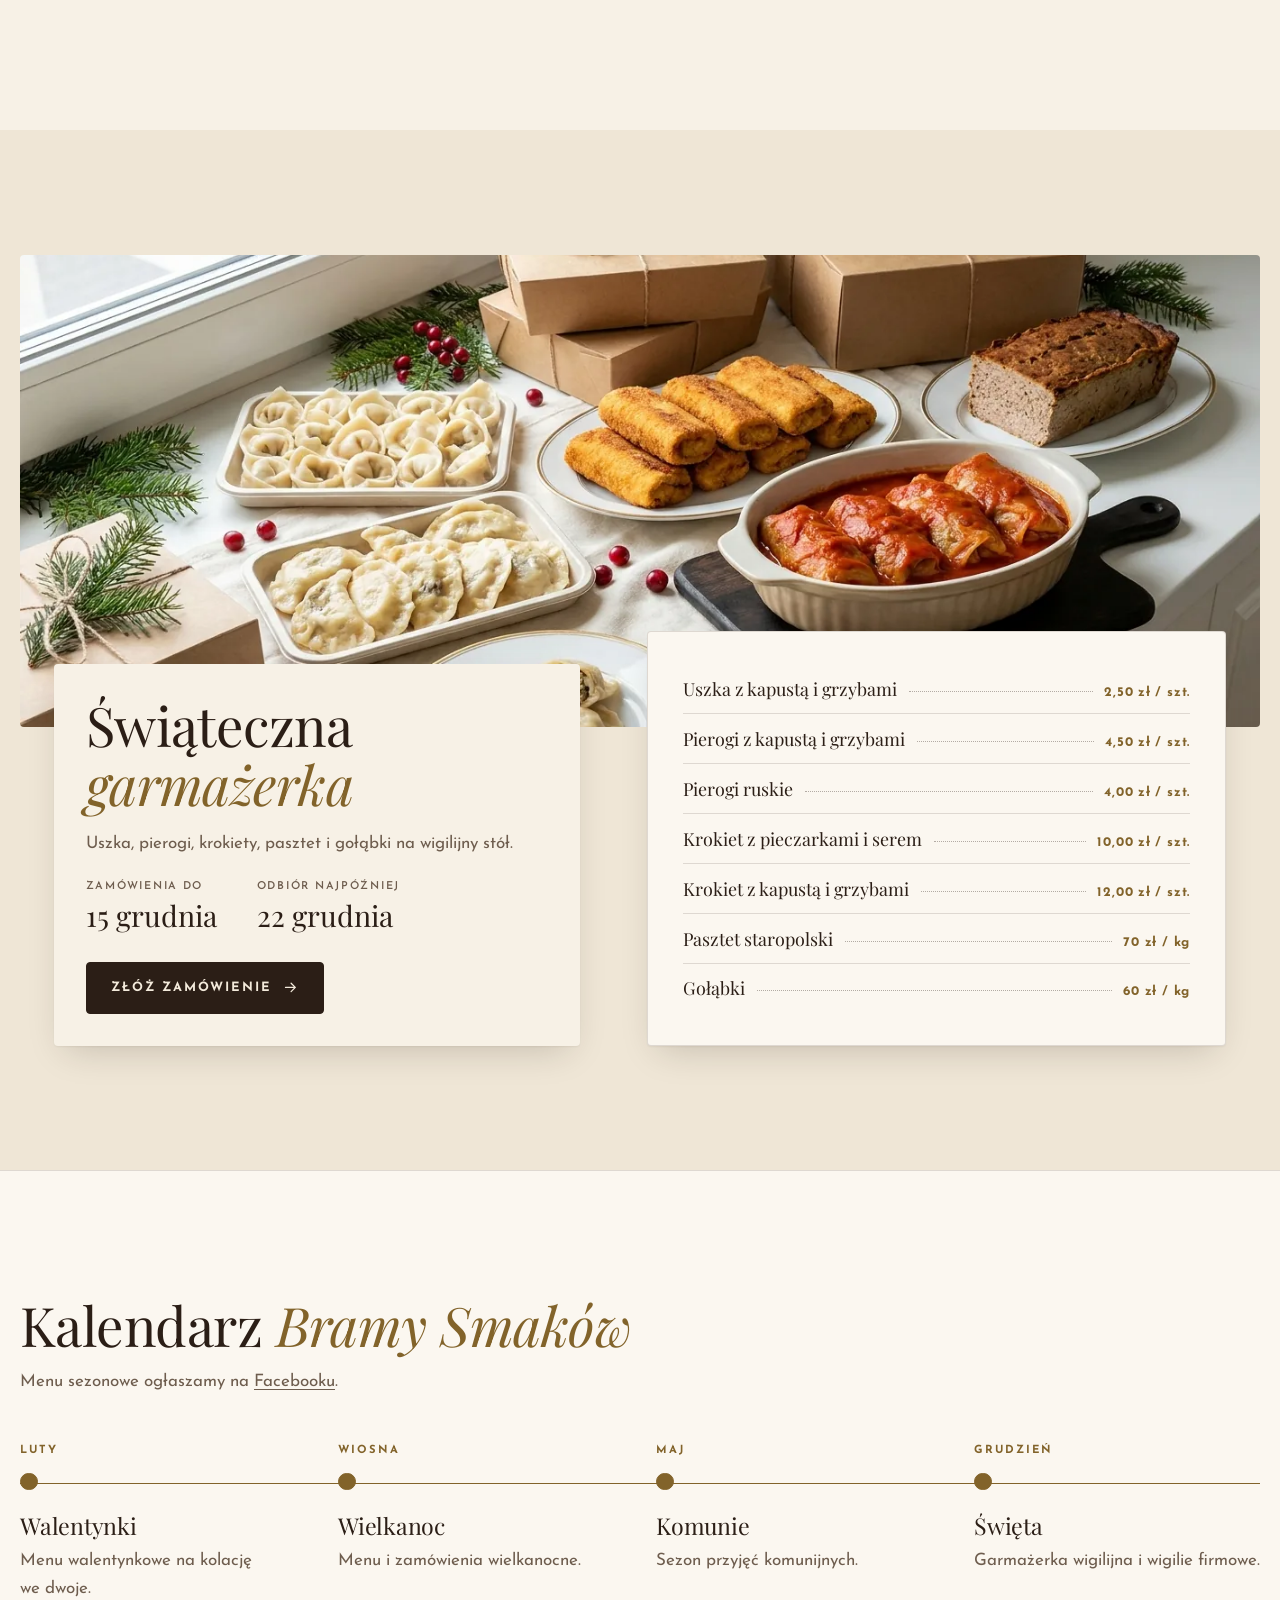
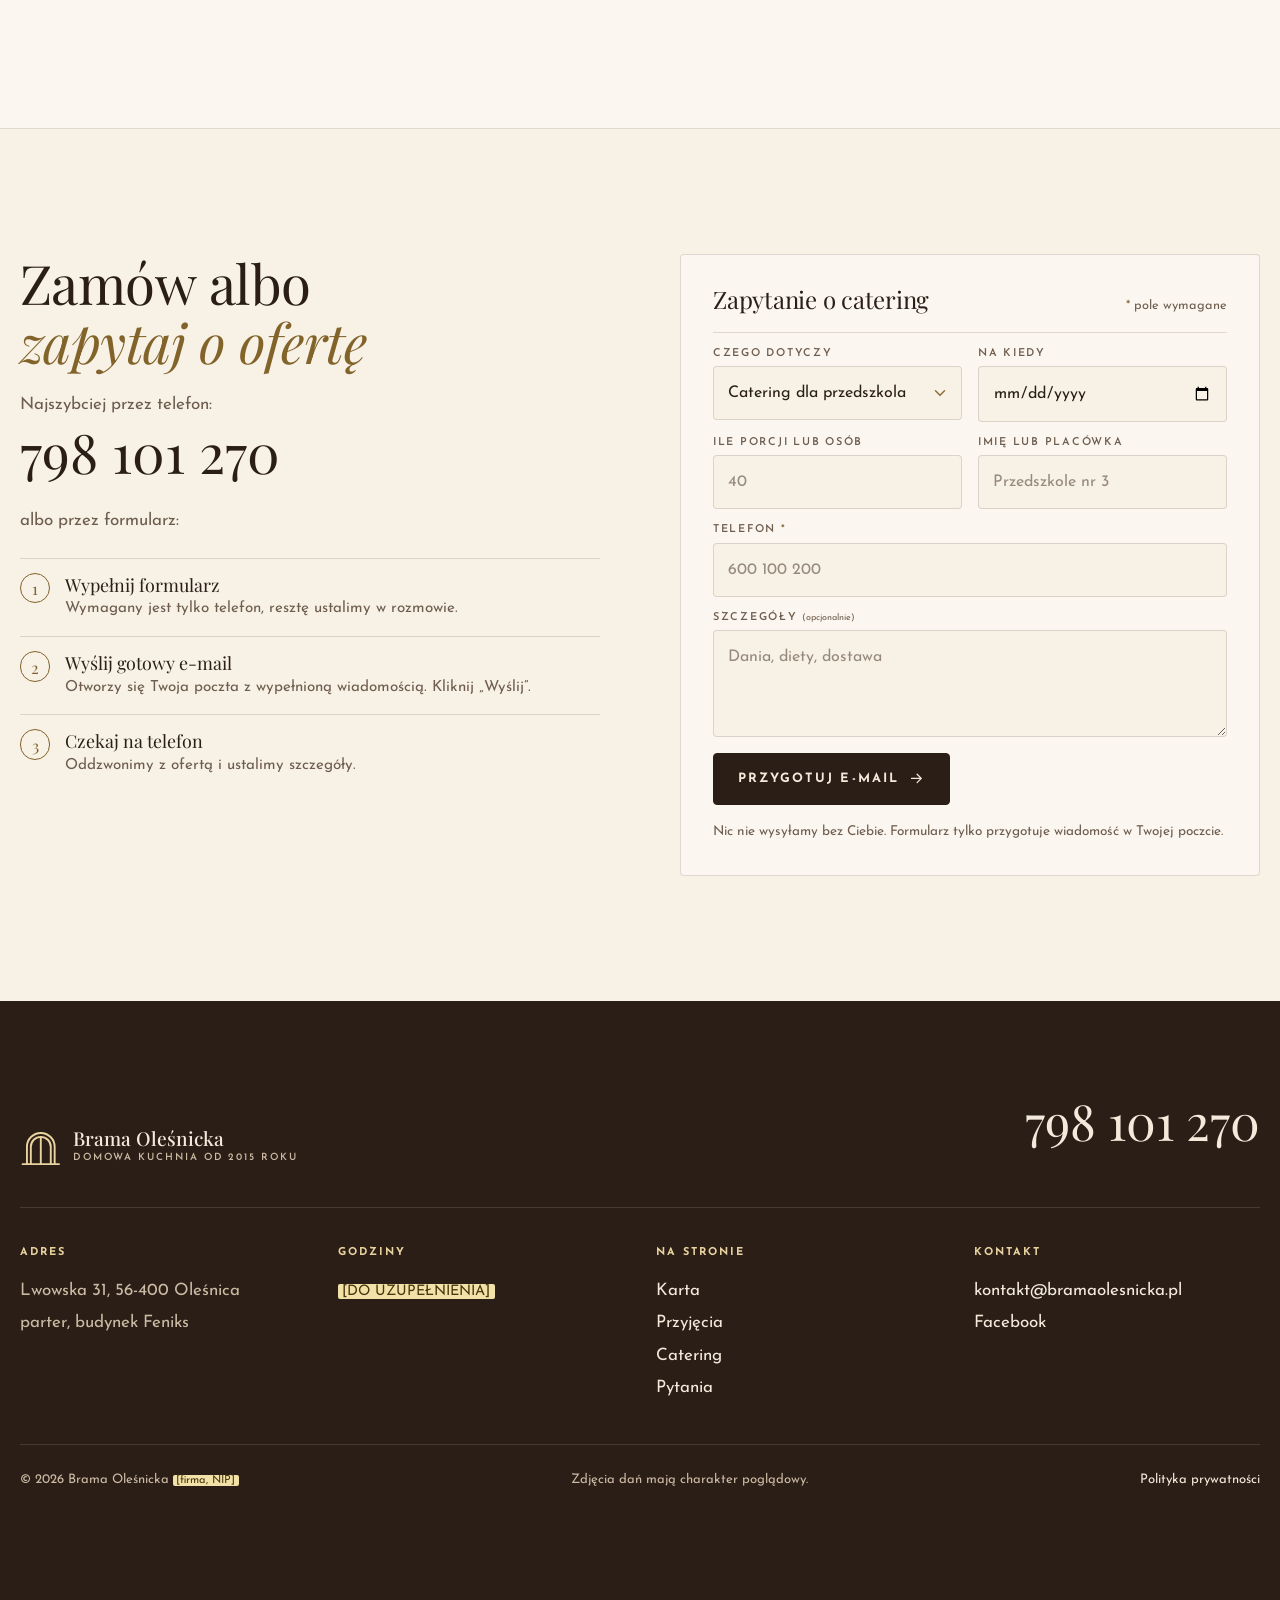
<file: catering.html>
<!doctype html>
<html lang="pl">
<head>
<meta charset="utf-8">
<meta name="viewport" content="width=device-width, initial-scale=1">
<title>Catering i garmażerka | Brama Smaków, Oleśnica</title>
<meta name="description" content="Catering dla przedszkoli, garmażerka na wynos i zamówienia świąteczne z kuchni restauracji Brama Oleśnicka. Lwowska 31, Oleśnica. Tel. 798 101 270.">
<link rel="canonical" href="https://fabianadrianw.github.io/Brama-ole-nicka/catering.html">
<meta property="og:type" content="website">
<meta property="og:locale" content="pl_PL">
<meta property="og:title" content="Catering i garmażerka | Brama Smaków, Oleśnica">
<meta property="og:description" content="Catering dla przedszkoli, garmażerka na wynos i zamówienia świąteczne z kuchni restauracji Brama Oleśnicka. Lwowska 31, Oleśnica. Tel. 798 101 270.">
<meta property="og:url" content="https://fabianadrianw.github.io/Brama-ole-nicka/catering.html">
<meta property="og:image" content="https://fabianadrianw.github.io/Brama-ole-nicka/img/v2/og.jpg">
<meta name="theme-color" content="#F7F1E6">
<link rel="icon" href="data:image/svg+xml,%3Csvg xmlns='http://www.w3.org/2000/svg' viewBox='0 0 32 32'%3E%3Crect width='32' height='32' rx='6' fill='%232B1E16'/%3E%3Cpath d='M9 26V15a7 7 0 0 1 14 0v11' fill='none' stroke='%23E9D3A0' stroke-width='2.4'/%3E%3C/svg%3E">
<link rel="preconnect" href="https://fonts.googleapis.com">
<link rel="preconnect" href="https://fonts.gstatic.com" crossorigin>
<link href="https://fonts.googleapis.com/css2?family=Josefin+Sans:wght@400;600;700&family=Playfair+Display:ital,wght@0,400;0,500;0,600;1,400;1,500&display=swap" rel="stylesheet">
<script type="application/ld+json">{"@context":"https://schema.org","@type":"BreadcrumbList","itemListElement":[{"@type":"ListItem","position":1,"name":"Brama Oleśnicka","item":"https://fabianadrianw.github.io/Brama-ole-nicka/"},{"@type":"ListItem","position":2,"name":"Catering","item":"https://fabianadrianw.github.io/Brama-ole-nicka/catering.html"}]}</script>
<link rel="stylesheet" href="assets/v2.css">
</head>
<body data-page="catering">
<a class="skip" href="#main">Przejdź do treści</a>
<svg width="0" height="0" style="position:absolute" aria-hidden="true"><defs>
  <symbol id="i-phone" viewBox="0 0 24 24"><path fill="none" stroke="currentColor" stroke-width="1.8" stroke-linecap="round" stroke-linejoin="round" d="M22 16.9v3a2 2 0 0 1-2.2 2 19.8 19.8 0 0 1-8.6-3.1 19.5 19.5 0 0 1-6-6A19.8 19.8 0 0 1 2.1 4.2 2 2 0 0 1 4.1 2h3a2 2 0 0 1 2 1.7c.1 1 .4 1.9.7 2.8a2 2 0 0 1-.5 2.1L8 9.9a16 16 0 0 0 6 6l1.3-1.3a2 2 0 0 1 2.1-.4c.9.3 1.8.6 2.8.7a2 2 0 0 1 1.7 2z"/></symbol>
  <symbol id="i-star" viewBox="0 0 24 24"><path fill="currentColor" d="M12 2.5l2.9 6 6.6.9-4.8 4.6 1.2 6.5L12 17.4l-5.9 3.1 1.2-6.5L2.5 9.4l6.6-.9z"/></symbol>
  <symbol id="i-plus" viewBox="0 0 24 24"><path fill="none" stroke="currentColor" stroke-width="1.6" stroke-linecap="round" d="M12 5v14M5 12h14"/></symbol>
  <symbol id="i-arrow" viewBox="0 0 24 24"><path fill="none" stroke="currentColor" stroke-width="1.8" stroke-linecap="round" stroke-linejoin="round" d="M5 12h14M13 6l6 6-6 6"/></symbol>
  <symbol id="i-cal" viewBox="0 0 24 24"><g fill="none" stroke="currentColor" stroke-width="1.7" stroke-linecap="round"><rect x="3" y="5" width="18" height="16" rx="1.5"/><path d="M3 10h18M8 3v4M16 3v4"/></g></symbol>
  <symbol id="i-pin" viewBox="0 0 24 24"><g fill="none" stroke="currentColor" stroke-width="1.7"><path d="M12 21s-7-6.2-7-11.5a7 7 0 0 1 14 0C19 14.8 12 21 12 21z"/><circle cx="12" cy="9.5" r="2.5"/></g></symbol>
  <symbol id="i-bowl" viewBox="0 0 24 24"><g fill="none" stroke="currentColor" stroke-width="1.7" stroke-linecap="round" stroke-linejoin="round"><path d="M3 11h18a9 9 0 0 1-18 0z"/><path d="M8 7c0-1.5 1-1.5 1-3M12 7c0-1.5 1-1.5 1-3M16 7c0-1.5 1-1.5 1-3"/></g></symbol>
  <symbol id="arch" viewBox="0 0 48 48"><g fill="none" stroke="currentColor" stroke-width="2.2" stroke-linecap="round"><path d="M8 44V24a16 16 0 0 1 32 0v20M3 44h42M24 12.5V44"/><path d="M12.5 44V24A11.5 11.5 0 0 1 35.5 24V44"/></g></symbol>
</defs></svg>

<header class="nav" id="nav">
  <div class="wrap nav__in">
    <a class="logo" href="index.html" aria-label="Brama Oleśnicka, strona główna">
      <svg class="logo__mark" viewBox="0 0 48 48" aria-hidden="true">
        <path class="logo__frame" pathLength="1" d="M8 44V24a16 16 0 0 1 32 0v20"/>
        <path class="logo__leaf logo__leaf--l" d="M12.6 44V24A11.4 11.4 0 0 1 24 12.6V44z"/>
        <path class="logo__leaf logo__leaf--r" d="M24 12.6A11.4 11.4 0 0 1 35.4 24V44H24z"/>
        <path class="logo__ground" pathLength="1" d="M3 44h42"/>
      </svg>
      <span class="logo__txt"><b>Brama Oleśnicka</b><small>Restauracja · Oleśnica</small></span>
    </a>
    <nav aria-label="Główna" class="nav__nav">
      <ul class="links" id="links">
        <li><a href="menu.html" data-page="menu">Karta</a></li>
        <li><a href="index.html#o-nas">O nas</a></li>
        <li><a href="przyjecia.html" data-page="przyjecia">Przyjęcia</a></li>
        <li><a href="catering.html" data-page="catering" aria-current="page">Catering</a></li>
        <li><a href="index.html#rezerwacja">Dojazd</a></li>
      </ul>
      <span class="links__bar" aria-hidden="true"></span>
    </nav>
    <a class="btn btn--sm nav__cta" href="tel:+48798101270"><svg aria-hidden="true"><use href="#i-phone"/></svg><span>798 101 270</span></a>
    <button class="burger" id="burger" aria-expanded="false" aria-controls="drawer" aria-label="Otwórz menu"><span></span><span></span></button>
  </div>
</header>
<div class="drawer" id="drawer">
  <ul>
    <li><a href="menu.html">Karta</a></li>
    <li><a href="index.html#o-nas">O nas</a></li>
    <li><a href="przyjecia.html">Przyjęcia</a></li>
    <li><a href="catering.html">Catering</a></li>
    <li><a href="index.html#rezerwacja">Rezerwacja i dojazd</a></li>
  </ul>
  <a class="btn" href="tel:+48798101270"><svg aria-hidden="true"><use href="#i-phone"/></svg>798 101 270</a>
</div>

<main id="main">
<section class="phero" id="top" aria-labelledby="h1">
  <div class="wrap phero__in">
    <div class="phero__txt">
      <nav class="crumbs rise" aria-label="Okruszki"><a href="index.html">Brama Oleśnicka</a><span aria-hidden="true">/</span><span aria-current="page">Catering</span></nav>
      <h1 id="h1" class="hero__h"><span class="ln"><span>Catering</span></span> <span class="ln"><span><i>i garmażerka</i></span></span></h1>
      <p class="phero__lead rise" style="--d:.3s">Nasza kuchnia poza restauracją: obiady dla przedszkoli, dania na wynos, zamówienia świąteczne i własne wyroby w sklepiku Brama Smaków.</p>
      <div class="hero__act rise" style="--d:.45s"><a class="btn" href="#zapytanie">Zapytaj o catering<svg aria-hidden="true"><use href="#i-arrow"/></svg></a><a class="btn btn--ghost" href="tel:+48798101270"><svg aria-hidden="true"><use href="#i-phone"/></svg>798 101 270</a></div>
      <a class="phero__note rise" style="--d:.6s" href="#swieta"><span>Teraz: oferta świąteczna</span><b>zamówienia do 15 grudnia</b><svg aria-hidden="true"><use href="#i-arrow"/></svg></a>
    </div>
    <figure class="phero__ph"><img src="img/v2/catering.webp" alt="Pierogi w tackach, barszcz, pieczeń i kapusta z grzybami gotowe na wynos" fetchpriority="high" decoding="async"></figure>
  </div>
</section>

<section class="sec offers" id="oferta" aria-labelledby="oferta-h">
  <div class="wrap">
    <div class="head"><h2 id="oferta-h">Co <i>przygotowujemy</i></h2><p>Cztery sposoby, żeby zjeść coś z naszej kuchni poza salą.</p></div>
    <article class="offer">
      <figure class="offer__ph"><img src="img/v2/c-przedszkola.webp" alt="Porcje obiadowe dla przedszkola: zupa pomidorowa, puree z kotletem i surówka z marchewki" loading="lazy"></figure>
      <div class="offer__txt"><p class="offer__k">Oleśnicka Brama Smaków</p><h3>Catering dla przedszkoli</h3><p>Gotujemy codzienne obiady dla przedszkoli. To inny rodzaj odpowiedzialności niż restauracja: gotowanie dla najmłodszych, oparte na jakości i zaufaniu.</p><p>Prowadzisz przedszkole lub żłobek?</p><a class="more" href="#zapytanie" data-prefill="c-type|Catering dla przedszkola">Zapytaj o ofertę dla placówki<svg aria-hidden="true"><use href="#i-arrow"/></svg></a></div>
    </article>
    <article class="offer">
      <figure class="offer__ph"><img src="img/v2/karta.webp" alt="Stół z polskimi daniami: rosół, schabowe, pierogi, ziemniaki i surówki" loading="lazy"></figure>
      <div class="offer__txt"><p class="offer__k">Na wynos</p><h3>Garmażerka i obiady na wynos</h3><p>Dania z naszej kuchni zabierzesz do domu. Obiad zamówisz telefonicznie i odbierzesz w restauracji.</p><p><span class="todo">[DO UZUPEŁNIENIA: lista dań gotowych i dostawa]</span></p><a class="more" href="tel:+48798101270">Zamów telefonicznie<svg aria-hidden="true"><use href="#i-arrow"/></svg></a></div>
    </article>
    <article class="offer">
      <figure class="offer__ph"><img src="img/v2/c-sklepik.webp" alt="Półki z domowymi przetworami, ogórkami, miodem i chlebem" loading="lazy"></figure>
      <div class="offer__txt"><p class="offer__k">Sklepik Brama Smaków</p><h3>Własne wyroby do domu</h3><p>W restauracji działa mały, regionalny sklepik z naszymi wyrobami.</p><p><span class="todo">[DO UZUPEŁNIENIA: asortyment sklepiku]</span></p><a class="more" href="#zapytanie" data-prefill="c-type|Sklepik Brama Smaków">Zapytaj o wyroby<svg aria-hidden="true"><use href="#i-arrow"/></svg></a></div>
    </article>
    <article class="offer">
      <figure class="offer__ph"><img src="img/v2/c-spotkania.webp" alt="Bufet: kanapki, pierogi, pieczeń, warzywa i ciasta" loading="lazy"></figure>
      <div class="offer__txt"><p class="offer__k">Większe zamówienia</p><h3>Spotkania i uroczystości poza restauracją</h3><p><span class="todo">[DO POTWIERDZENIA: czy Brama przygotowuje catering na spotkania firmowe i przyjęcia w domu]</span></p><a class="more" href="#zapytanie" data-prefill="c-type|Inne zamówienie">Zapytaj o catering<svg aria-hidden="true"><use href="#i-arrow"/></svg></a></div>
    </article>
  </div>
</section>

<section class="sec xmas" id="swieta" aria-labelledby="sw-h">
  <div class="wrap">
    <figure class="xmas__ph"><img src="img/v2/c-swieta.webp" alt="Świąteczna garmażerka: uszka, pierogi, krokiety, pasztet i gołąbki w pudełkach z gałązkami jodły" loading="lazy"></figure>
    <div class="xmas__in">
      <div>
        <h2 id="sw-h">Świąteczna <i>garmażerka</i></h2>
        <p>Uszka, pierogi, krokiety, pasztet i gołąbki na wigilijny stół.</p>
        <dl class="dates"><div><dt>Zamówienia do</dt><dd>15 grudnia</dd></div><div><dt>Odbiór najpóźniej</dt><dd>22 grudnia</dd></div></dl>
        <a class="btn" href="#zapytanie" data-prefill="c-type|Zamówienie świąteczne">Złóż zamówienie<svg aria-hidden="true"><use href="#i-arrow"/></svg></a>
      </div>
      <ul class="price">
        <li><span>Uszka z kapustą i grzybami</span><i></i><b>2,50 zł / szt.</b></li>
        <li><span>Pierogi z kapustą i grzybami</span><i></i><b>4,50 zł / szt.</b></li>
        <li><span>Pierogi ruskie</span><i></i><b>4,00 zł / szt.</b></li>
        <li><span>Krokiet z pieczarkami i serem</span><i></i><b>10,00 zł / szt.</b></li>
        <li><span>Krokiet z kapustą i grzybami</span><i></i><b>12,00 zł / szt.</b></li>
        <li><span>Pasztet staropolski</span><i></i><b>70 zł / kg</b></li>
        <li><span>Gołąbki</span><i></i><b>60 zł / kg</b></li>
      </ul>
    </div>
  </div>
</section>

<section class="sec steps" id="kalendarz" aria-labelledby="cal-h">
  <div class="wrap">
    <div class="head"><h2 id="cal-h">Kalendarz <i>Bramy Smaków</i></h2><p>Menu sezonowe ogłaszamy na <a href="https://www.facebook.com/100063495913166" target="_blank" rel="noopener">Facebooku</a>.</p></div>
    <ol class="line4 line4--cal" data-reveal>
      <li><span class="line4__k">Luty</span><span class="line4__dot" aria-hidden="true"></span><h3>Walentynki</h3><p>Menu walentynkowe na kolację we dwoje.</p></li>
      <li><span class="line4__k">Wiosna</span><span class="line4__dot" aria-hidden="true"></span><h3>Wielkanoc</h3><p>Menu i zamówienia wielkanocne.</p></li>
      <li><span class="line4__k">Maj</span><span class="line4__dot" aria-hidden="true"></span><h3>Komunie</h3><p>Sezon przyjęć komunijnych.</p></li>
      <li><span class="line4__k">Grudzień</span><span class="line4__dot" aria-hidden="true"></span><h3>Święta</h3><p>Garmażerka wigilijna i wigilie firmowe.</p></li>
    </ol>
  </div>
</section>

<section class="sec res" id="zapytanie" aria-labelledby="form-h">
  <div class="wrap res__in">
    <div class="res__form">
      <h2 id="form-h">Zamów albo <i>zapytaj o ofertę</i></h2>
      <p>Najszybciej przez telefon:</p>
      <a class="phone" href="tel:+48798101270">798 101 270</a>
      <p class="res__or">albo przez formularz:</p>
      <ol class="how3">
        <li><b>Wypełnij formularz</b><span>Wymagany jest tylko telefon, resztę ustalimy w rozmowie.</span></li>
        <li><b>Wyślij gotowy e-mail</b><span>Otworzy się Twoja poczta z wypełnioną wiadomością. Kliknij „Wyślij”.</span></li>
        <li><b>Czekaj na telefon</b><span>Oddzwonimy z ofertą i ustalimy szczegóły.</span></li>
      </ol>
    </div>
    <form id="form-c" class="inq" novalidate data-mail="Catering" data-intro="chcę zapytać o catering." aria-labelledby="form-c-t">
      <div class="inq__head"><h3 id="form-c-t">Zapytanie o catering</h3><p><em>*</em> pole wymagane</p></div>
      <div class="inq__grid">
        <div class="f"><label for="c-type">Czego dotyczy</label><select id="c-type" data-label="Rodzaj" data-subject-from><option>Catering dla przedszkola</option><option>Zamówienie świąteczne</option><option>Garmażerka na wynos</option><option>Sklepik Brama Smaków</option><option>Inne zamówienie</option></select></div>
        <div class="f"><label for="c-date">Na kiedy</label><input id="c-date" type="date" data-label="Termin"></div>
        <div class="f"><label for="c-n">Ile porcji lub osób</label><input id="c-n" type="number" inputmode="numeric" min="1" placeholder="40" data-label="Porcje / osoby"></div>
        <div class="f"><label for="c-name">Imię lub placówka</label><input id="c-name" autocomplete="organization" placeholder="Przedszkole nr 3" data-label="Imię / placówka"></div>
        <div class="f f--full"><label for="c-tel">Telefon <em>*</em></label><input id="c-tel" type="tel" inputmode="tel" autocomplete="tel" required placeholder="600 100 200" aria-describedby="c-tel-err" data-label="Telefon"><span class="err" id="c-tel-err">Wpisz numer telefonu, żebyśmy mogli oddzwonić z ofertą.</span></div>
        <div class="f f--full"><label for="c-msg">Szczegóły <small>(opcjonalnie)</small></label><textarea id="c-msg" rows="3" placeholder="Dania, diety, dostawa" data-label="Szczegóły"></textarea></div></div>
      <input class="hp" type="text" name="website" tabindex="-1" autocomplete="off" aria-hidden="true">
      <button class="btn" type="submit">Przygotuj e-mail<svg aria-hidden="true"><use href="#i-arrow"/></svg></button>
      <p class="note">Nic nie wysyłamy bez Ciebie. Formularz tylko przygotuje wiadomość w Twojej poczcie.</p>
      <p class="ok" role="status">Gotowe. Sprawdź okno poczty i kliknij „Wyślij”. Jeśli poczta się nie otworzyła, zadzwoń: <a href="tel:+48798101270">798 101 270</a>.</p>
    </form>
  </div>
</section>
</main>

<footer class="foot">
  <div class="wrap">
    <div class="foot__top">
      <a class="logo logo--foot" href="index.html#top" aria-label="Brama Oleśnicka, do góry"><svg aria-hidden="true"><use href="#arch"/></svg><span class="logo__txt"><b>Brama Oleśnicka</b><small>Domowa kuchnia od 2015 roku</small></span></a>
      <p class="foot__big"><a href="tel:+48798101270">798 101 270</a></p>
    </div>
    <div class="foot__cols">
      <div><h3>Adres</h3><p>Lwowska 31, 56-400 Oleśnica<br>parter, budynek Feniks</p></div>
      <div><h3>Godziny</h3><p><span class="todo">[DO UZUPEŁNIENIA]</span></p></div>
      <div><h3>Na stronie</h3><p><a href="menu.html">Karta</a><br><a href="przyjecia.html">Przyjęcia</a><br><a href="catering.html">Catering</a><br><a href="index.html#faq">Pytania</a></p></div>
      <div><h3>Kontakt</h3><p><a href="mailto:kontakt@bramaolesnicka.pl">kontakt@bramaolesnicka.pl</a><br><a href="https://www.facebook.com/100063495913166" target="_blank" rel="noopener">Facebook</a></p></div>
    </div>
    <div class="foot__bottom"><span>© 2026 Brama Oleśnicka <span class="todo">[firma, NIP]</span></span><span>Zdjęcia dań mają charakter poglądowy.</span><a href="#">Polityka prywatności</a></div>
  </div>
</footer>

<div class="bar" id="bar">
  <a class="btn" href="tel:+48798101270"><svg aria-hidden="true"><use href="#i-phone"/></svg>Zadzwoń</a>
  <a class="btn btn--ghost" href="index.html#rezerwacja">Rezerwacja</a>
</div>

<script src="assets/main.js" defer></script>
<script src="assets/v2.js" defer></script>
</body>
</html>
</file>
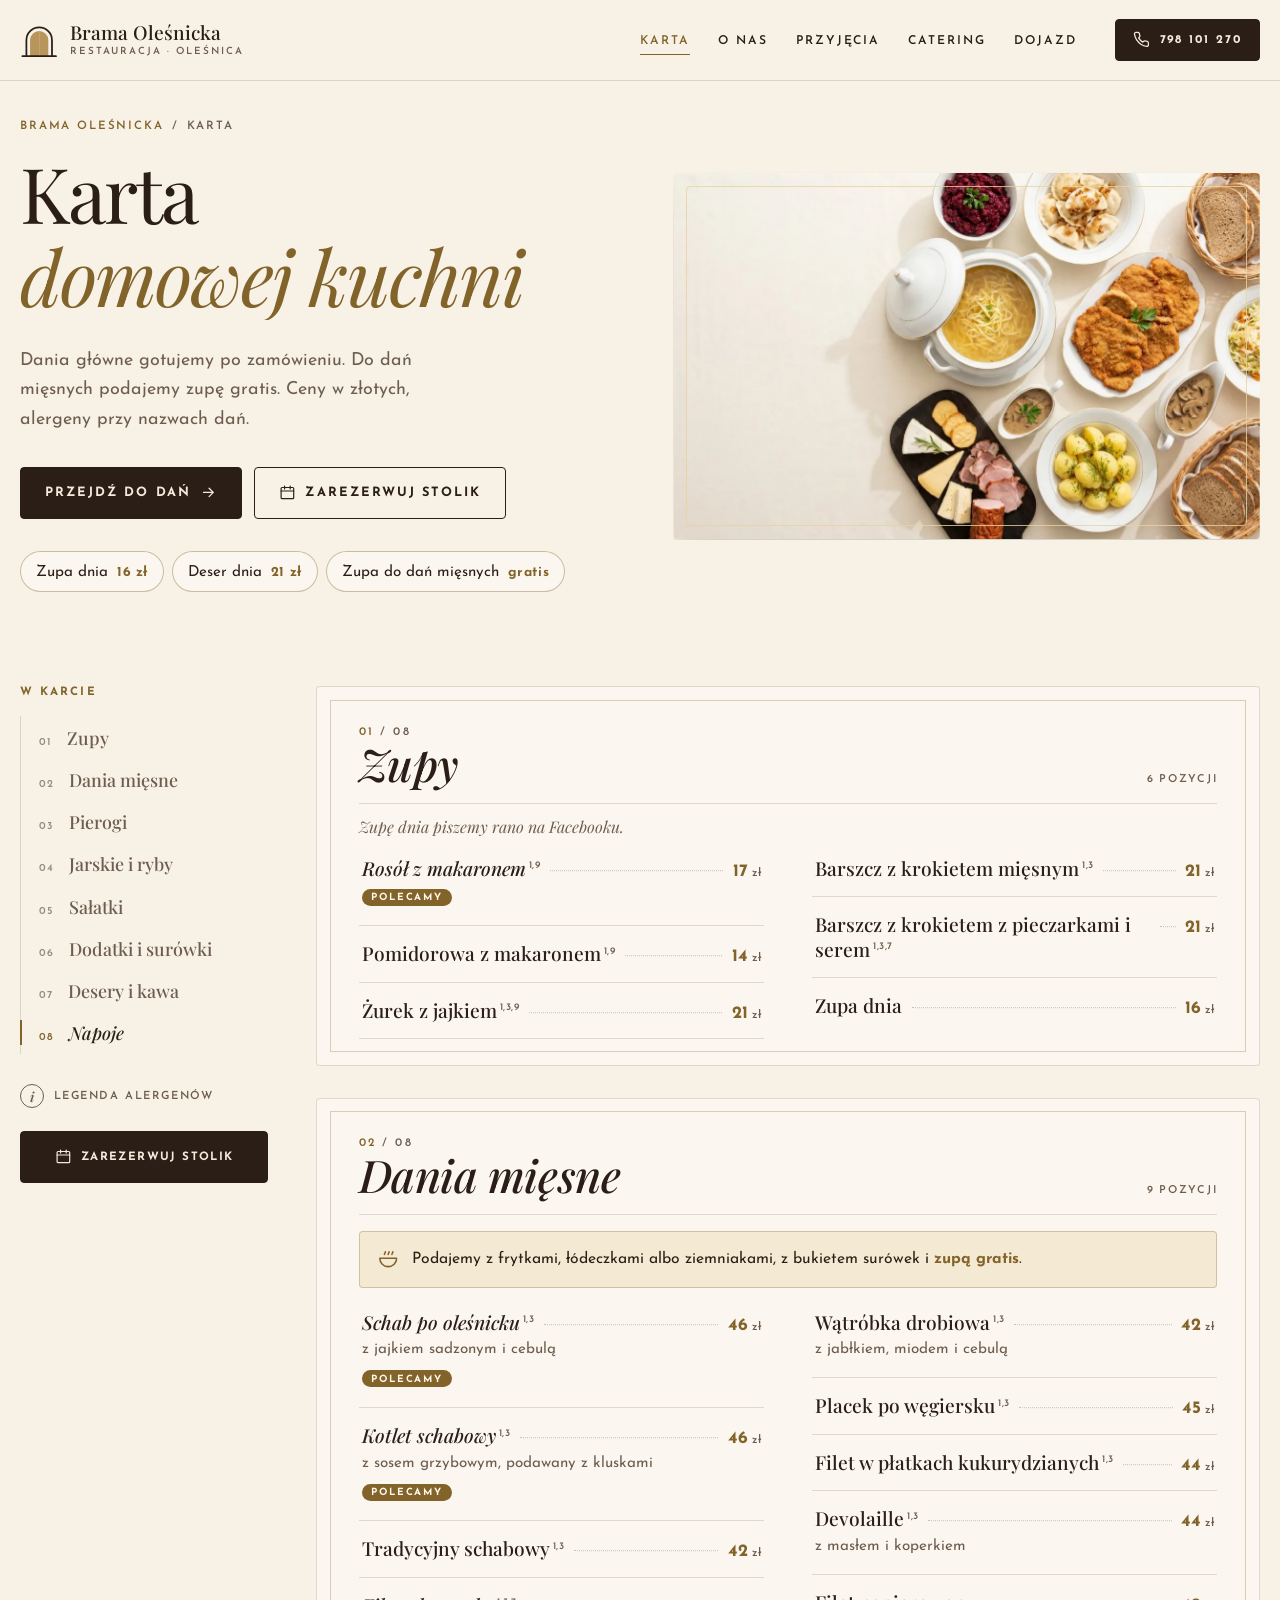
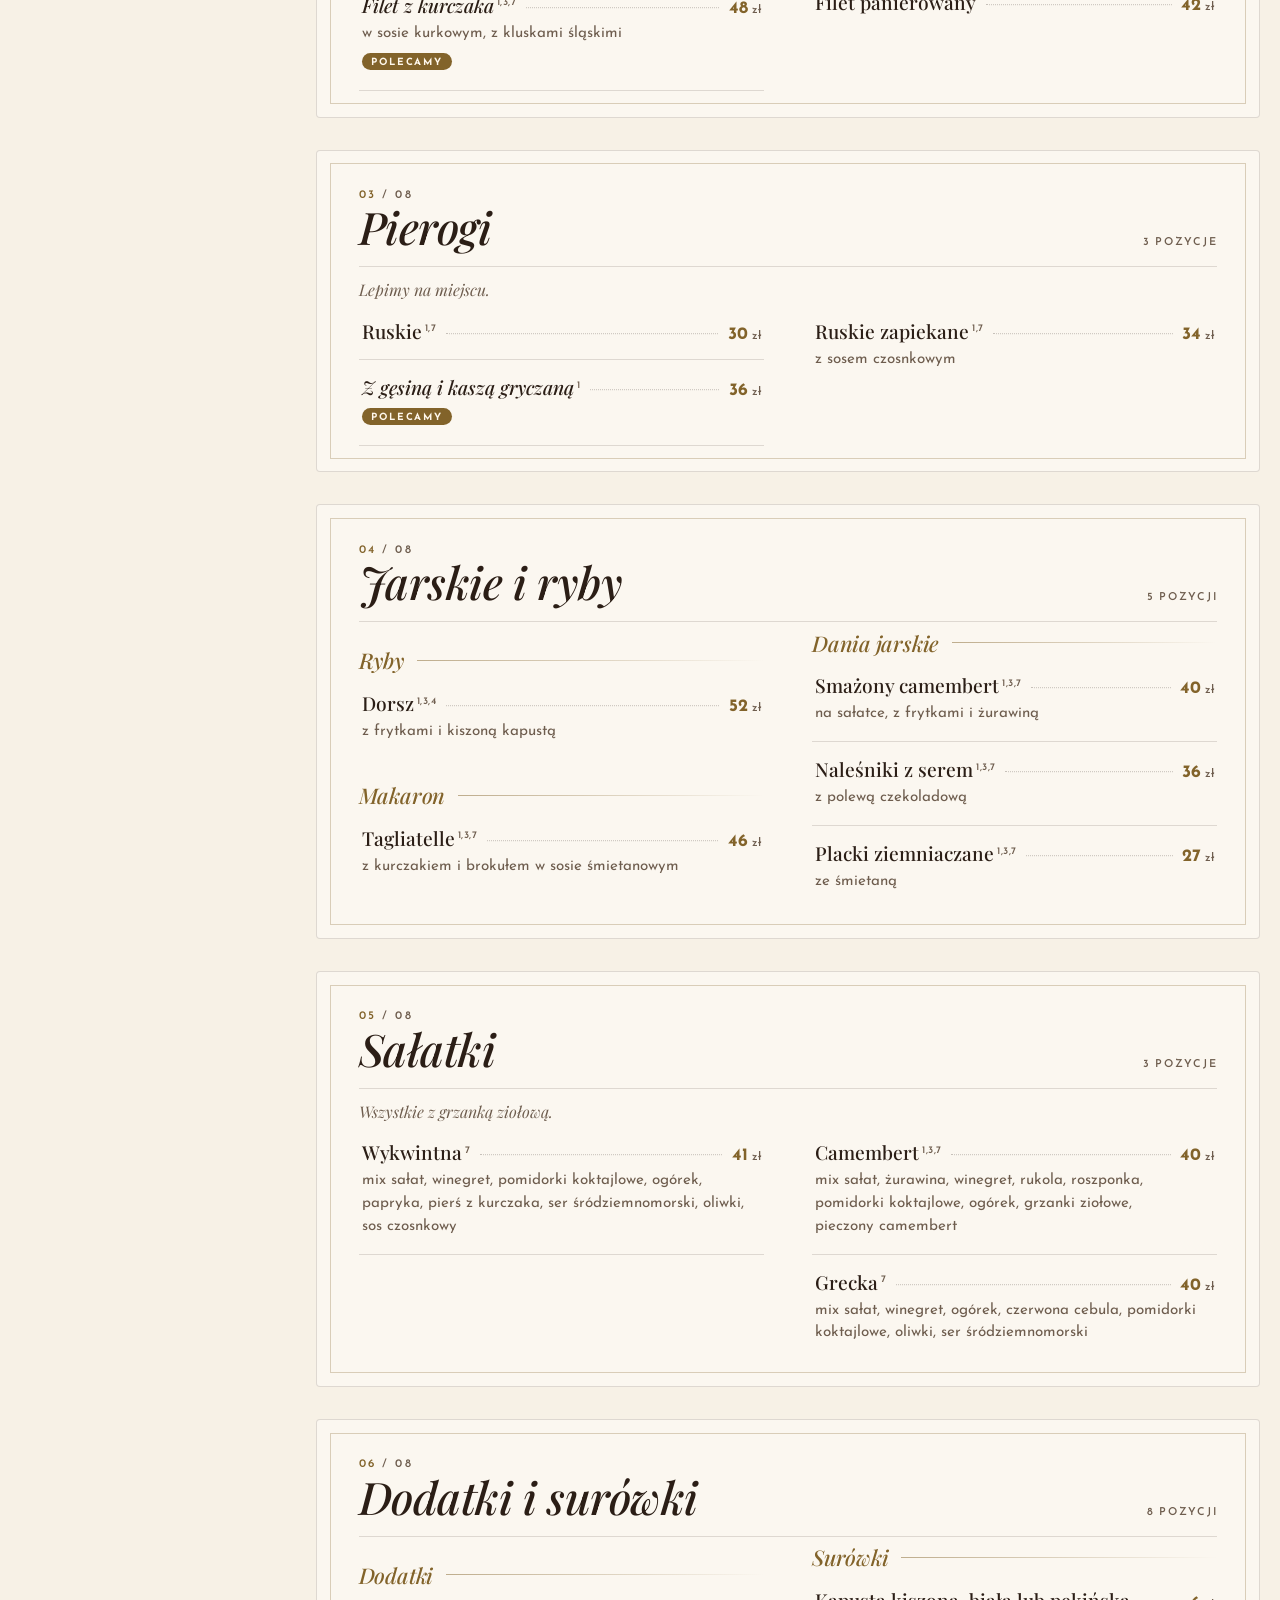
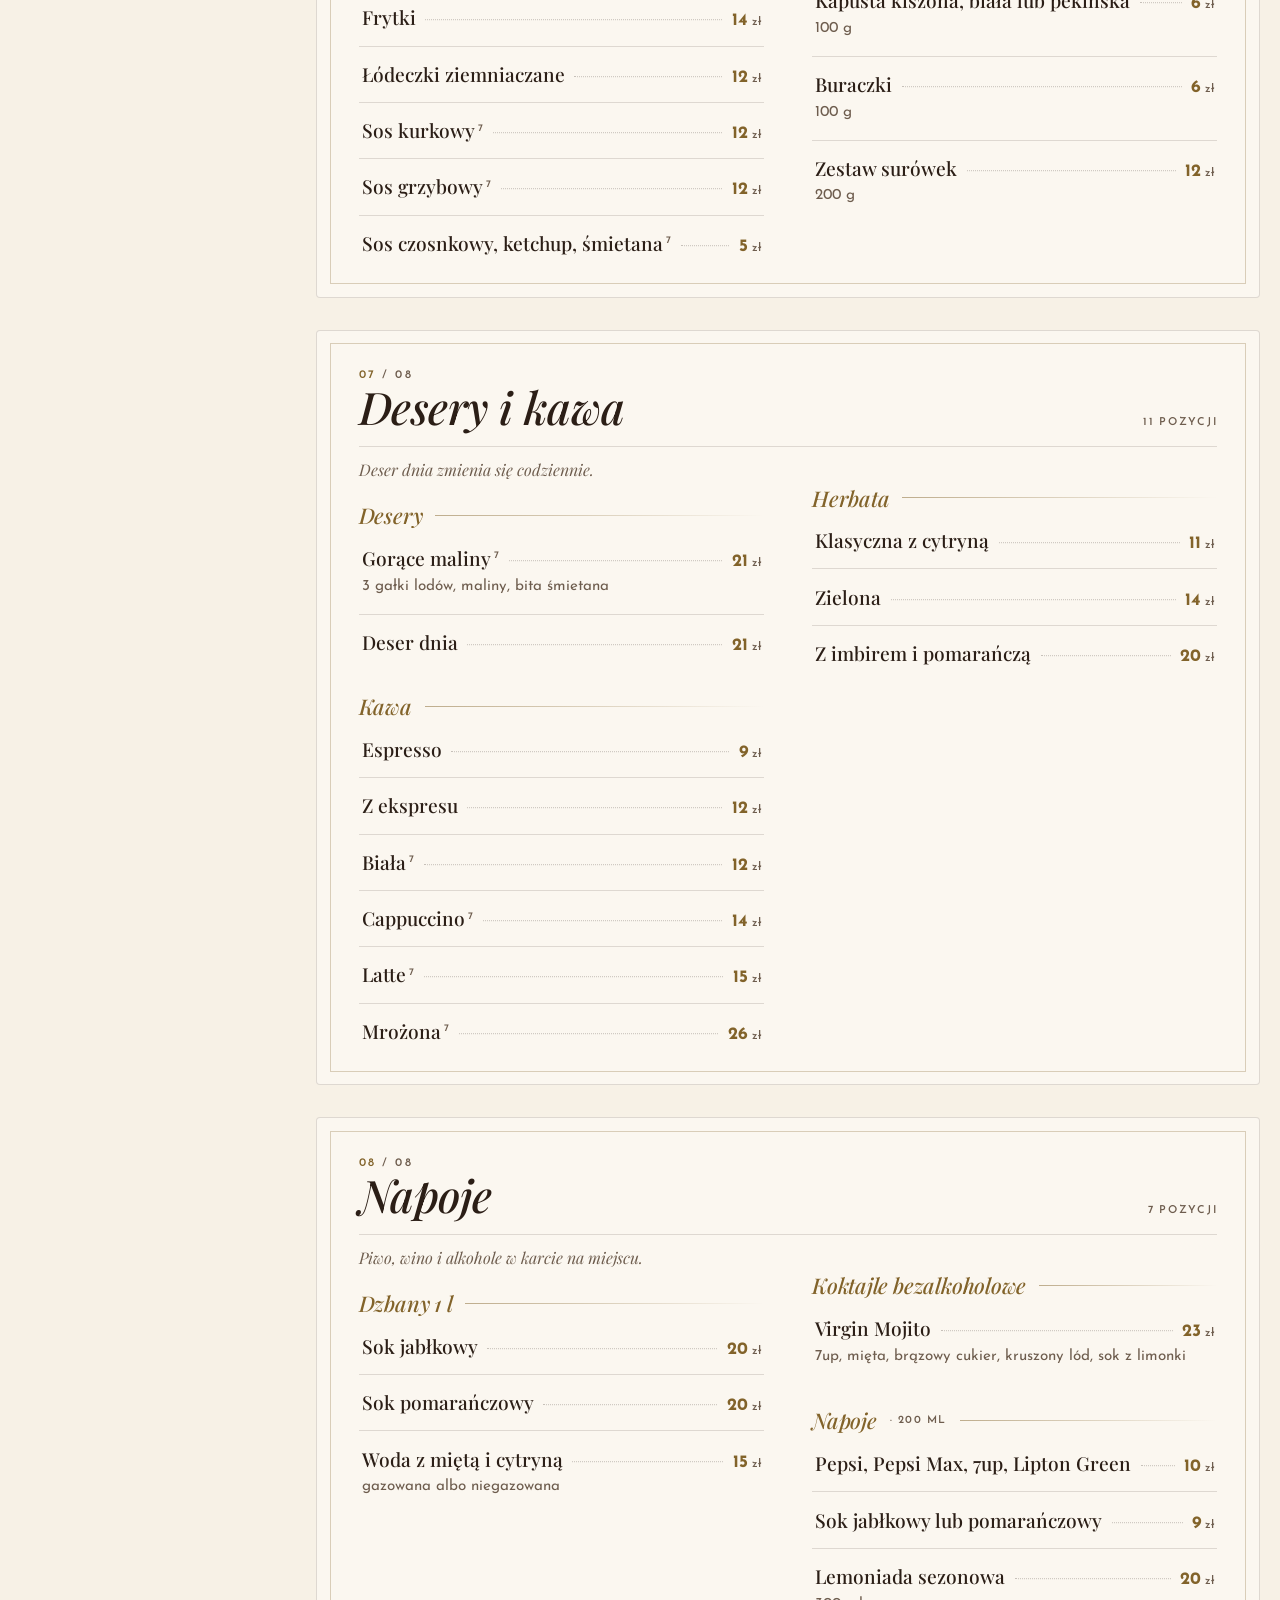
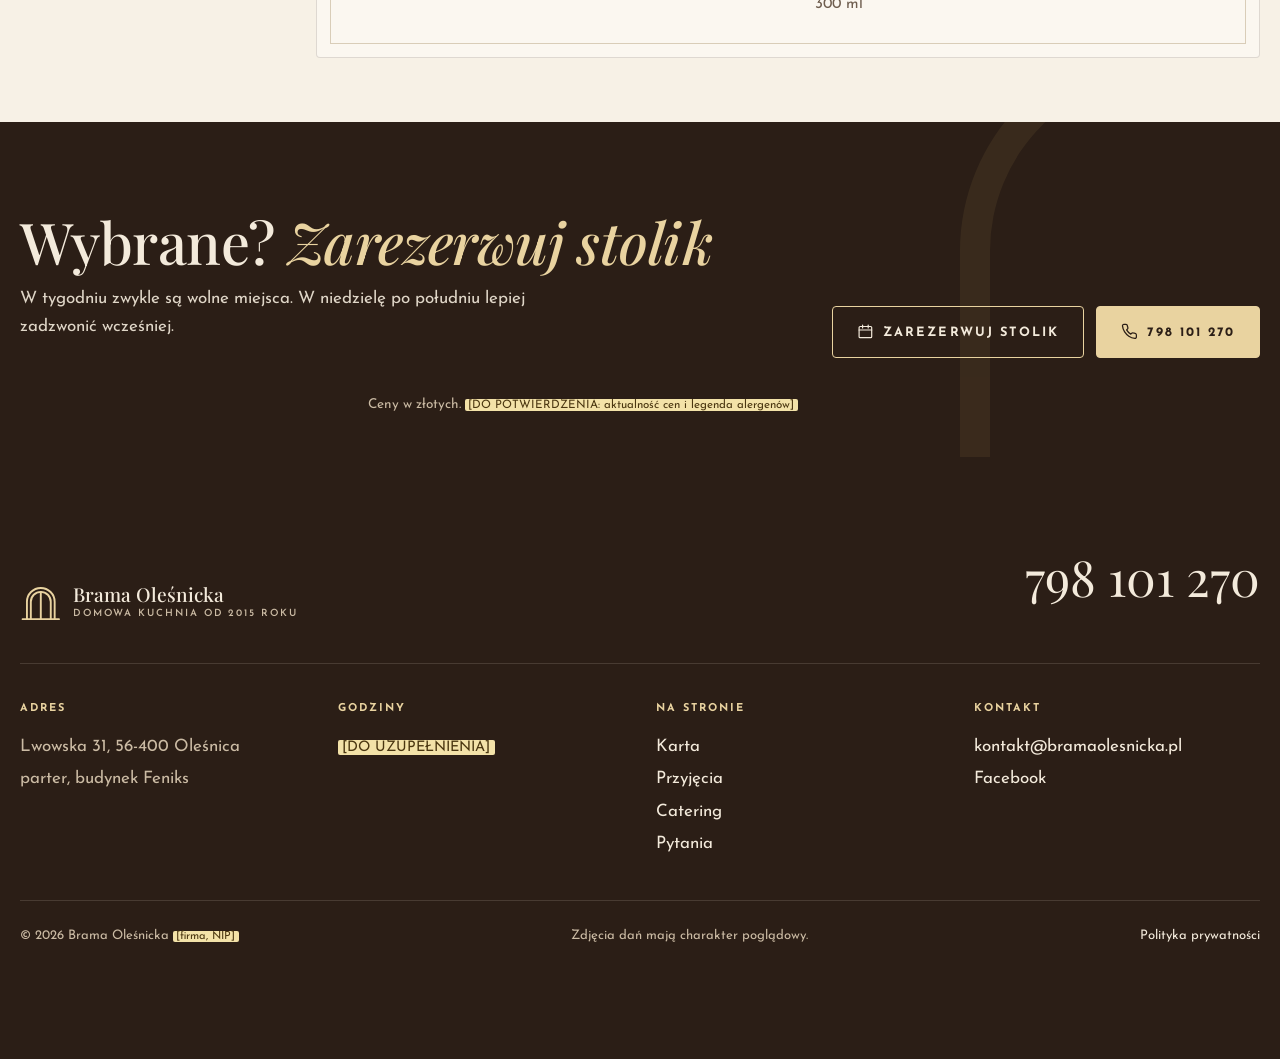
<file: menu.html>
<!doctype html>
<html lang="pl">
<head>
<meta charset="utf-8">
<meta name="viewport" content="width=device-width, initial-scale=1">
<title>Karta dań z cenami | Brama Oleśnicka, Oleśnica</title>
<meta name="description" content="Karta restauracji Brama Oleśnicka: rosół na mięsie, schabowy z sosem grzybowym, pierogi z gęsiną, dania jarskie i desery. Ceny, alergeny. Lwowska 31, Oleśnica.">
<link rel="canonical" href="https://fabianadrianw.github.io/Brama-ole-nicka/menu.html">
<meta property="og:type" content="website">
<meta property="og:locale" content="pl_PL">
<meta property="og:title" content="Karta dań z cenami | Brama Oleśnicka, Oleśnica">
<meta property="og:description" content="Karta restauracji Brama Oleśnicka: rosół na mięsie, schabowy z sosem grzybowym, pierogi z gęsiną, dania jarskie i desery. Ceny, alergeny. Lwowska 31, Oleśnica.">
<meta property="og:url" content="https://fabianadrianw.github.io/Brama-ole-nicka/menu.html">
<meta property="og:image" content="https://fabianadrianw.github.io/Brama-ole-nicka/img/v2/og.jpg">
<meta name="theme-color" content="#F7F1E6">
<link rel="icon" href="data:image/svg+xml,%3Csvg xmlns='http://www.w3.org/2000/svg' viewBox='0 0 32 32'%3E%3Crect width='32' height='32' rx='6' fill='%232B1E16'/%3E%3Cpath d='M9 26V15a7 7 0 0 1 14 0v11' fill='none' stroke='%23E9D3A0' stroke-width='2.4'/%3E%3C/svg%3E">
<link rel="preconnect" href="https://fonts.googleapis.com">
<link rel="preconnect" href="https://fonts.gstatic.com" crossorigin>
<link href="https://fonts.googleapis.com/css2?family=Josefin+Sans:wght@400;600;700&family=Playfair+Display:ital,wght@0,400;0,500;0,600;1,400;1,500&display=swap" rel="stylesheet">
<script type="application/ld+json">{"@context":"https://schema.org","@type":"BreadcrumbList","itemListElement":[{"@type":"ListItem","position":1,"name":"Brama Oleśnicka","item":"https://fabianadrianw.github.io/Brama-ole-nicka/"},{"@type":"ListItem","position":2,"name":"Karta","item":"https://fabianadrianw.github.io/Brama-ole-nicka/menu.html"}]}</script>
<link rel="stylesheet" href="assets/v2.css">
<link rel="stylesheet" href="assets/menu.css">
<script>document.documentElement.classList.add('js-mtabs')</script>
</head>
<body data-page="menu">
<a class="skip" href="#main">Przejdź do treści</a>
<svg width="0" height="0" style="position:absolute" aria-hidden="true"><defs>
  <symbol id="i-phone" viewBox="0 0 24 24"><path fill="none" stroke="currentColor" stroke-width="1.8" stroke-linecap="round" stroke-linejoin="round" d="M22 16.9v3a2 2 0 0 1-2.2 2 19.8 19.8 0 0 1-8.6-3.1 19.5 19.5 0 0 1-6-6A19.8 19.8 0 0 1 2.1 4.2 2 2 0 0 1 4.1 2h3a2 2 0 0 1 2 1.7c.1 1 .4 1.9.7 2.8a2 2 0 0 1-.5 2.1L8 9.9a16 16 0 0 0 6 6l1.3-1.3a2 2 0 0 1 2.1-.4c.9.3 1.8.6 2.8.7a2 2 0 0 1 1.7 2z"/></symbol>
  <symbol id="i-star" viewBox="0 0 24 24"><path fill="currentColor" d="M12 2.5l2.9 6 6.6.9-4.8 4.6 1.2 6.5L12 17.4l-5.9 3.1 1.2-6.5L2.5 9.4l6.6-.9z"/></symbol>
  <symbol id="i-plus" viewBox="0 0 24 24"><path fill="none" stroke="currentColor" stroke-width="1.6" stroke-linecap="round" d="M12 5v14M5 12h14"/></symbol>
  <symbol id="i-arrow" viewBox="0 0 24 24"><path fill="none" stroke="currentColor" stroke-width="1.8" stroke-linecap="round" stroke-linejoin="round" d="M5 12h14M13 6l6 6-6 6"/></symbol>
  <symbol id="i-cal" viewBox="0 0 24 24"><g fill="none" stroke="currentColor" stroke-width="1.7" stroke-linecap="round"><rect x="3" y="5" width="18" height="16" rx="1.5"/><path d="M3 10h18M8 3v4M16 3v4"/></g></symbol>
  <symbol id="i-pin" viewBox="0 0 24 24"><g fill="none" stroke="currentColor" stroke-width="1.7"><path d="M12 21s-7-6.2-7-11.5a7 7 0 0 1 14 0C19 14.8 12 21 12 21z"/><circle cx="12" cy="9.5" r="2.5"/></g></symbol>
  <symbol id="i-bowl" viewBox="0 0 24 24"><g fill="none" stroke="currentColor" stroke-width="1.7" stroke-linecap="round" stroke-linejoin="round"><path d="M3 11h18a9 9 0 0 1-18 0z"/><path d="M8 7c0-1.5 1-1.5 1-3M12 7c0-1.5 1-1.5 1-3M16 7c0-1.5 1-1.5 1-3"/></g></symbol>
  <symbol id="arch" viewBox="0 0 48 48"><g fill="none" stroke="currentColor" stroke-width="2.2" stroke-linecap="round"><path d="M8 44V24a16 16 0 0 1 32 0v20M3 44h42M24 12.5V44"/><path d="M12.5 44V24A11.5 11.5 0 0 1 35.5 24V44"/></g></symbol>
</defs></svg>

<header class="nav" id="nav">
  <div class="wrap nav__in">
    <a class="logo" href="index.html" aria-label="Brama Oleśnicka, strona główna">
      <svg class="logo__mark" viewBox="0 0 48 48" aria-hidden="true">
        <path class="logo__frame" pathLength="1" d="M8 44V24a16 16 0 0 1 32 0v20"/>
        <path class="logo__leaf logo__leaf--l" d="M12.6 44V24A11.4 11.4 0 0 1 24 12.6V44z"/>
        <path class="logo__leaf logo__leaf--r" d="M24 12.6A11.4 11.4 0 0 1 35.4 24V44H24z"/>
        <path class="logo__ground" pathLength="1" d="M3 44h42"/>
      </svg>
      <span class="logo__txt"><b>Brama Oleśnicka</b><small>Restauracja · Oleśnica</small></span>
    </a>
    <nav aria-label="Główna" class="nav__nav">
      <ul class="links" id="links">
        <li><a href="menu.html" data-page="menu" aria-current="page">Karta</a></li>
        <li><a href="index.html#o-nas">O nas</a></li>
        <li><a href="przyjecia.html" data-page="przyjecia">Przyjęcia</a></li>
        <li><a href="catering.html" data-page="catering">Catering</a></li>
        <li><a href="index.html#rezerwacja">Dojazd</a></li>
      </ul>
      <span class="links__bar" aria-hidden="true"></span>
    </nav>
    <a class="btn btn--sm nav__cta" href="tel:+48798101270"><svg aria-hidden="true"><use href="#i-phone"/></svg><span>798 101 270</span></a>
    <button class="burger" id="burger" aria-expanded="false" aria-controls="drawer" aria-label="Otwórz menu"><span></span><span></span></button>
  </div>
</header>
<div class="drawer" id="drawer">
  <ul>
    <li><a href="menu.html">Karta</a></li>
    <li><a href="index.html#o-nas">O nas</a></li>
    <li><a href="przyjecia.html">Przyjęcia</a></li>
    <li><a href="catering.html">Catering</a></li>
    <li><a href="index.html#rezerwacja">Rezerwacja i dojazd</a></li>
  </ul>
  <a class="btn" href="tel:+48798101270"><svg aria-hidden="true"><use href="#i-phone"/></svg>798 101 270</a>
</div>

<main id="main">
<section class="phero phero--wide" id="top" aria-labelledby="h1">
  <div class="wrap phero__in">
    <div class="phero__txt">
      <nav class="crumbs rise" aria-label="Okruszki"><a href="index.html">Brama Oleśnicka</a><span aria-hidden="true">/</span><span aria-current="page">Karta</span></nav>
      <h1 id="h1" class="hero__h"><span class="ln"><span>Karta</span></span> <span class="ln"><span><i>domowej kuchni</i></span></span></h1>
      <p class="phero__lead rise" style="--d:.3s">Dania główne gotujemy po zamówieniu. Do dań mięsnych podajemy zupę gratis. Ceny w złotych, alergeny przy nazwach dań.</p>
      <div class="hero__act rise" style="--d:.45s"><a class="btn" href="#zupy">Przejdź do dań<svg aria-hidden="true"><use href="#i-arrow"/></svg></a><a class="btn btn--ghost" href="index.html#rezerwacja"><svg aria-hidden="true"><use href="#i-cal"/></svg>Zarezerwuj stolik</a></div>
      <ul class="today rise" style="--d:.6s" aria-label="Codziennie w karcie"><li><span>Zupa dnia</span><b>16 zł</b></li><li><span>Deser dnia</span><b>21 zł</b></li><li><span>Zupa do dań mięsnych</span><b>gratis</b></li></ul>
    </div>
    <figure class="phero__ph"><img src="img/v2/karta.webp" alt="Stół z polskimi daniami z góry: rosół w wazie, schabowe, pierogi, ziemniaki, surówki i sos grzybowy" fetchpriority="high" decoding="async"></figure>
  </div>
</section>
<div class="mwrap">
  <nav class="mnav" aria-label="Kategorie karty">
    <ul class="mnav__pills" id="mpills"><li><a href="#zupy" data-go="0">Zupy</a></li><li><a href="#miesne" data-go="1">Dania mięsne</a></li><li><a href="#pierogi" data-go="2">Pierogi</a></li><li><a href="#jarskie" data-go="3">Jarskie i ryby</a></li><li><a href="#salatki" data-go="4">Sałatki</a></li><li><a href="#dodatki" data-go="5">Dodatki i surówki</a></li><li><a href="#desery" data-go="6">Desery i kawa</a></li><li><a href="#napoje" data-go="7">Napoje</a></li></ul>
    <button class="mnav__al" type="button" data-al aria-haspopup="dialog"><span aria-hidden="true">i</span>Alergeny</button>
  </nav>
  <aside class="mside" aria-label="Kategorie karty">
    <p class="caps">W karcie</p>
    <ol><li><a href="#zupy" data-go="0"><span>01</span>Zupy</a></li><li><a href="#miesne" data-go="1"><span>02</span>Dania mięsne</a></li><li><a href="#pierogi" data-go="2"><span>03</span>Pierogi</a></li><li><a href="#jarskie" data-go="3"><span>04</span>Jarskie i ryby</a></li><li><a href="#salatki" data-go="4"><span>05</span>Sałatki</a></li><li><a href="#dodatki" data-go="5"><span>06</span>Dodatki i surówki</a></li><li><a href="#desery" data-go="6"><span>07</span>Desery i kawa</a></li><li><a href="#napoje" data-go="7"><span>08</span>Napoje</a></li></ol>
    <button class="mside__al" type="button" data-al aria-haspopup="dialog"><span aria-hidden="true">i</span>Legenda alergenów</button>
    <a class="btn mside__cta" href="index.html#rezerwacja"><svg aria-hidden="true"><use href="#i-cal"/></svg>Zarezerwuj stolik</a>
  </aside>
  <div class="mpanels" id="mpanels">
<section class="mp" id="zupy" data-i="0" aria-labelledby="h-zupy" tabindex="-1">
  <header class="mp__head"><span class="mp__no" aria-hidden="true">01<small>/ 08</small></span><h2 id="h-zupy">Zupy</h2><span class="mp__count">6 pozycji</span></header>
  <p class="mp__note">Zupę dnia piszemy rano na Facebooku.</p><div class="mp__body"><div class="mg"><ul class="mlist"><li class="mi is-rec"><div class="mi__top"><h4 class="mi__n">Rosół z makaronem<sup title="Alergeny: gluten, seler">1,9</sup></h4><span class="mi__dots" aria-hidden="true"></span><span class="mi__p">17<small> zł</small></span></div><span class="mi__tag">Polecamy</span></li><li class="mi"><div class="mi__top"><h4 class="mi__n">Pomidorowa z makaronem<sup title="Alergeny: gluten, seler">1,9</sup></h4><span class="mi__dots" aria-hidden="true"></span><span class="mi__p">14<small> zł</small></span></div></li><li class="mi"><div class="mi__top"><h4 class="mi__n">Żurek z jajkiem<sup title="Alergeny: gluten, jaja, seler">1,3,9</sup></h4><span class="mi__dots" aria-hidden="true"></span><span class="mi__p">21<small> zł</small></span></div></li><li class="mi"><div class="mi__top"><h4 class="mi__n">Barszcz z krokietem mięsnym<sup title="Alergeny: gluten, jaja">1,3</sup></h4><span class="mi__dots" aria-hidden="true"></span><span class="mi__p">21<small> zł</small></span></div></li><li class="mi"><div class="mi__top"><h4 class="mi__n">Barszcz z krokietem z pieczarkami i serem<sup title="Alergeny: gluten, jaja, mleko">1,3,7</sup></h4><span class="mi__dots" aria-hidden="true"></span><span class="mi__p">21<small> zł</small></span></div></li><li class="mi"><div class="mi__top"><h4 class="mi__n">Zupa dnia</h4><span class="mi__dots" aria-hidden="true"></span><span class="mi__p">16<small> zł</small></span></div></li></ul></div></div>
  <nav class="mp__pager" aria-label="Następna lub poprzednia kategoria"><span></span><a class="mp__next" href="#miesne" data-go="1"><span><small>Dalej</small>Dania mięsne</span><svg aria-hidden="true"><use href="#i-arrow"/></svg></a></nav>
</section>
<section class="mp" id="miesne" data-i="1" aria-labelledby="h-miesne" tabindex="-1">
  <header class="mp__head"><span class="mp__no" aria-hidden="true">02<small>/ 08</small></span><h2 id="h-miesne">Dania mięsne</h2><span class="mp__count">9 pozycji</span></header>
  <p class="mp__gratis"><svg aria-hidden="true"><use href="#i-bowl"/></svg><span>Podajemy z frytkami, łódeczkami albo ziemniakami, z bukietem surówek i <b>zupą gratis</b>.</span></p><div class="mp__body"><div class="mg"><ul class="mlist"><li class="mi is-rec"><div class="mi__top"><h4 class="mi__n">Schab po oleśnicku<sup title="Alergeny: gluten, jaja">1,3</sup></h4><span class="mi__dots" aria-hidden="true"></span><span class="mi__p">46<small> zł</small></span></div><p class="mi__d">z jajkiem sadzonym i cebulą</p><span class="mi__tag">Polecamy</span></li><li class="mi is-rec"><div class="mi__top"><h4 class="mi__n">Kotlet schabowy<sup title="Alergeny: gluten, jaja">1,3</sup></h4><span class="mi__dots" aria-hidden="true"></span><span class="mi__p">46<small> zł</small></span></div><p class="mi__d">z sosem grzybowym, podawany z kluskami</p><span class="mi__tag">Polecamy</span></li><li class="mi"><div class="mi__top"><h4 class="mi__n">Tradycyjny schabowy<sup title="Alergeny: gluten, jaja">1,3</sup></h4><span class="mi__dots" aria-hidden="true"></span><span class="mi__p">42<small> zł</small></span></div></li><li class="mi is-rec"><div class="mi__top"><h4 class="mi__n">Filet z kurczaka<sup title="Alergeny: gluten, jaja, mleko">1,3,7</sup></h4><span class="mi__dots" aria-hidden="true"></span><span class="mi__p">48<small> zł</small></span></div><p class="mi__d">w sosie kurkowym, z kluskami śląskimi</p><span class="mi__tag">Polecamy</span></li><li class="mi"><div class="mi__top"><h4 class="mi__n">Wątróbka drobiowa<sup title="Alergeny: gluten, jaja">1,3</sup></h4><span class="mi__dots" aria-hidden="true"></span><span class="mi__p">42<small> zł</small></span></div><p class="mi__d">z jabłkiem, miodem i cebulą</p></li><li class="mi"><div class="mi__top"><h4 class="mi__n">Placek po węgiersku<sup title="Alergeny: gluten, jaja">1,3</sup></h4><span class="mi__dots" aria-hidden="true"></span><span class="mi__p">45<small> zł</small></span></div></li><li class="mi"><div class="mi__top"><h4 class="mi__n">Filet w płatkach kukurydzianych<sup title="Alergeny: gluten, jaja">1,3</sup></h4><span class="mi__dots" aria-hidden="true"></span><span class="mi__p">44<small> zł</small></span></div></li><li class="mi"><div class="mi__top"><h4 class="mi__n">Devolaille<sup title="Alergeny: gluten, jaja">1,3</sup></h4><span class="mi__dots" aria-hidden="true"></span><span class="mi__p">44<small> zł</small></span></div><p class="mi__d">z masłem i koperkiem</p></li><li class="mi"><div class="mi__top"><h4 class="mi__n">Filet panierowany</h4><span class="mi__dots" aria-hidden="true"></span><span class="mi__p">42<small> zł</small></span></div></li></ul></div></div>
  <nav class="mp__pager" aria-label="Następna lub poprzednia kategoria"><a class="mp__prev" href="#zupy" data-go="0"><svg aria-hidden="true"><use href="#i-arrow"/></svg><span><small>Wcześniej</small>Zupy</span></a><a class="mp__next" href="#pierogi" data-go="2"><span><small>Dalej</small>Pierogi</span><svg aria-hidden="true"><use href="#i-arrow"/></svg></a></nav>
</section>
<section class="mp" id="pierogi" data-i="2" aria-labelledby="h-pierogi" tabindex="-1">
  <header class="mp__head"><span class="mp__no" aria-hidden="true">03<small>/ 08</small></span><h2 id="h-pierogi">Pierogi</h2><span class="mp__count">3 pozycje</span></header>
  <p class="mp__note">Lepimy na miejscu.</p><div class="mp__body"><div class="mg"><ul class="mlist"><li class="mi"><div class="mi__top"><h4 class="mi__n">Ruskie<sup title="Alergeny: gluten, mleko">1,7</sup></h4><span class="mi__dots" aria-hidden="true"></span><span class="mi__p">30<small> zł</small></span></div></li><li class="mi is-rec"><div class="mi__top"><h4 class="mi__n">Z gęsiną i kaszą gryczaną<sup title="Alergeny: gluten">1</sup></h4><span class="mi__dots" aria-hidden="true"></span><span class="mi__p">36<small> zł</small></span></div><span class="mi__tag">Polecamy</span></li><li class="mi"><div class="mi__top"><h4 class="mi__n">Ruskie zapiekane<sup title="Alergeny: gluten, mleko">1,7</sup></h4><span class="mi__dots" aria-hidden="true"></span><span class="mi__p">34<small> zł</small></span></div><p class="mi__d">z sosem czosnkowym</p></li></ul></div></div>
  <nav class="mp__pager" aria-label="Następna lub poprzednia kategoria"><a class="mp__prev" href="#miesne" data-go="1"><svg aria-hidden="true"><use href="#i-arrow"/></svg><span><small>Wcześniej</small>Dania mięsne</span></a><a class="mp__next" href="#jarskie" data-go="3"><span><small>Dalej</small>Jarskie i ryby</span><svg aria-hidden="true"><use href="#i-arrow"/></svg></a></nav>
</section>
<section class="mp" id="jarskie" data-i="3" aria-labelledby="h-jarskie" tabindex="-1">
  <header class="mp__head"><span class="mp__no" aria-hidden="true">04<small>/ 08</small></span><h2 id="h-jarskie">Jarskie i ryby</h2><span class="mp__count">5 pozycji</span></header>
  <div class="mp__body"><div class="mg"><h3 class="mg__h">Ryby</h3><ul class="mlist"><li class="mi"><div class="mi__top"><h4 class="mi__n">Dorsz<sup title="Alergeny: gluten, jaja, ryby">1,3,4</sup></h4><span class="mi__dots" aria-hidden="true"></span><span class="mi__p">52<small> zł</small></span></div><p class="mi__d">z frytkami i kiszoną kapustą</p></li></ul></div><div class="mg"><h3 class="mg__h">Makaron</h3><ul class="mlist"><li class="mi"><div class="mi__top"><h4 class="mi__n">Tagliatelle<sup title="Alergeny: gluten, jaja, mleko">1,3,7</sup></h4><span class="mi__dots" aria-hidden="true"></span><span class="mi__p">46<small> zł</small></span></div><p class="mi__d">z kurczakiem i brokułem w sosie śmietanowym</p></li></ul></div><div class="mg"><h3 class="mg__h">Dania jarskie</h3><ul class="mlist"><li class="mi"><div class="mi__top"><h4 class="mi__n">Smażony camembert<sup title="Alergeny: gluten, jaja, mleko">1,3,7</sup></h4><span class="mi__dots" aria-hidden="true"></span><span class="mi__p">40<small> zł</small></span></div><p class="mi__d">na sałatce, z frytkami i żurawiną</p></li><li class="mi"><div class="mi__top"><h4 class="mi__n">Naleśniki z serem<sup title="Alergeny: gluten, jaja, mleko">1,3,7</sup></h4><span class="mi__dots" aria-hidden="true"></span><span class="mi__p">36<small> zł</small></span></div><p class="mi__d">z polewą czekoladową</p></li><li class="mi"><div class="mi__top"><h4 class="mi__n">Placki ziemniaczane<sup title="Alergeny: gluten, jaja, mleko">1,3,7</sup></h4><span class="mi__dots" aria-hidden="true"></span><span class="mi__p">27<small> zł</small></span></div><p class="mi__d">ze śmietaną</p></li></ul></div></div>
  <nav class="mp__pager" aria-label="Następna lub poprzednia kategoria"><a class="mp__prev" href="#pierogi" data-go="2"><svg aria-hidden="true"><use href="#i-arrow"/></svg><span><small>Wcześniej</small>Pierogi</span></a><a class="mp__next" href="#salatki" data-go="4"><span><small>Dalej</small>Sałatki</span><svg aria-hidden="true"><use href="#i-arrow"/></svg></a></nav>
</section>
<section class="mp" id="salatki" data-i="4" aria-labelledby="h-salatki" tabindex="-1">
  <header class="mp__head"><span class="mp__no" aria-hidden="true">05<small>/ 08</small></span><h2 id="h-salatki">Sałatki</h2><span class="mp__count">3 pozycje</span></header>
  <p class="mp__note">Wszystkie z grzanką ziołową.</p><div class="mp__body"><div class="mg"><ul class="mlist"><li class="mi"><div class="mi__top"><h4 class="mi__n">Wykwintna<sup title="Alergeny: mleko">7</sup></h4><span class="mi__dots" aria-hidden="true"></span><span class="mi__p">41<small> zł</small></span></div><p class="mi__d">mix sałat, winegret, pomidorki koktajlowe, ogórek, papryka, pierś z kurczaka, ser śródziemnomorski, oliwki, sos czosnkowy</p></li><li class="mi"><div class="mi__top"><h4 class="mi__n">Camembert<sup title="Alergeny: gluten, jaja, mleko">1,3,7</sup></h4><span class="mi__dots" aria-hidden="true"></span><span class="mi__p">40<small> zł</small></span></div><p class="mi__d">mix sałat, żurawina, winegret, rukola, roszponka, pomidorki koktajlowe, ogórek, grzanki ziołowe, pieczony camembert</p></li><li class="mi"><div class="mi__top"><h4 class="mi__n">Grecka<sup title="Alergeny: mleko">7</sup></h4><span class="mi__dots" aria-hidden="true"></span><span class="mi__p">40<small> zł</small></span></div><p class="mi__d">mix sałat, winegret, ogórek, czerwona cebula, pomidorki koktajlowe, oliwki, ser śródziemnomorski</p></li></ul></div></div>
  <nav class="mp__pager" aria-label="Następna lub poprzednia kategoria"><a class="mp__prev" href="#jarskie" data-go="3"><svg aria-hidden="true"><use href="#i-arrow"/></svg><span><small>Wcześniej</small>Jarskie i ryby</span></a><a class="mp__next" href="#dodatki" data-go="5"><span><small>Dalej</small>Dodatki i surówki</span><svg aria-hidden="true"><use href="#i-arrow"/></svg></a></nav>
</section>
<section class="mp" id="dodatki" data-i="5" aria-labelledby="h-dodatki" tabindex="-1">
  <header class="mp__head"><span class="mp__no" aria-hidden="true">06<small>/ 08</small></span><h2 id="h-dodatki">Dodatki i surówki</h2><span class="mp__count">8 pozycji</span></header>
  <div class="mp__body"><div class="mg"><h3 class="mg__h">Dodatki</h3><ul class="mlist"><li class="mi"><div class="mi__top"><h4 class="mi__n">Frytki</h4><span class="mi__dots" aria-hidden="true"></span><span class="mi__p">14<small> zł</small></span></div></li><li class="mi"><div class="mi__top"><h4 class="mi__n">Łódeczki ziemniaczane</h4><span class="mi__dots" aria-hidden="true"></span><span class="mi__p">12<small> zł</small></span></div></li><li class="mi"><div class="mi__top"><h4 class="mi__n">Sos kurkowy<sup title="Alergeny: mleko">7</sup></h4><span class="mi__dots" aria-hidden="true"></span><span class="mi__p">12<small> zł</small></span></div></li><li class="mi"><div class="mi__top"><h4 class="mi__n">Sos grzybowy<sup title="Alergeny: mleko">7</sup></h4><span class="mi__dots" aria-hidden="true"></span><span class="mi__p">12<small> zł</small></span></div></li><li class="mi"><div class="mi__top"><h4 class="mi__n">Sos czosnkowy, ketchup, śmietana<sup title="Alergeny: mleko">7</sup></h4><span class="mi__dots" aria-hidden="true"></span><span class="mi__p">5<small> zł</small></span></div></li></ul></div><div class="mg"><h3 class="mg__h">Surówki</h3><ul class="mlist"><li class="mi"><div class="mi__top"><h4 class="mi__n">Kapusta kiszona, biała lub pekińska</h4><span class="mi__dots" aria-hidden="true"></span><span class="mi__p">6<small> zł</small></span></div><p class="mi__d">100 g</p></li><li class="mi"><div class="mi__top"><h4 class="mi__n">Buraczki</h4><span class="mi__dots" aria-hidden="true"></span><span class="mi__p">6<small> zł</small></span></div><p class="mi__d">100 g</p></li><li class="mi"><div class="mi__top"><h4 class="mi__n">Zestaw surówek</h4><span class="mi__dots" aria-hidden="true"></span><span class="mi__p">12<small> zł</small></span></div><p class="mi__d">200 g</p></li></ul></div></div>
  <nav class="mp__pager" aria-label="Następna lub poprzednia kategoria"><a class="mp__prev" href="#salatki" data-go="4"><svg aria-hidden="true"><use href="#i-arrow"/></svg><span><small>Wcześniej</small>Sałatki</span></a><a class="mp__next" href="#desery" data-go="6"><span><small>Dalej</small>Desery i kawa</span><svg aria-hidden="true"><use href="#i-arrow"/></svg></a></nav>
</section>
<section class="mp" id="desery" data-i="6" aria-labelledby="h-desery" tabindex="-1">
  <header class="mp__head"><span class="mp__no" aria-hidden="true">07<small>/ 08</small></span><h2 id="h-desery">Desery i kawa</h2><span class="mp__count">11 pozycji</span></header>
  <p class="mp__note">Deser dnia zmienia się codziennie.</p><div class="mp__body"><div class="mg"><h3 class="mg__h">Desery</h3><ul class="mlist"><li class="mi"><div class="mi__top"><h4 class="mi__n">Gorące maliny<sup title="Alergeny: mleko">7</sup></h4><span class="mi__dots" aria-hidden="true"></span><span class="mi__p">21<small> zł</small></span></div><p class="mi__d">3 gałki lodów, maliny, bita śmietana</p></li><li class="mi"><div class="mi__top"><h4 class="mi__n">Deser dnia</h4><span class="mi__dots" aria-hidden="true"></span><span class="mi__p">21<small> zł</small></span></div></li></ul></div><div class="mg"><h3 class="mg__h">Kawa</h3><ul class="mlist"><li class="mi"><div class="mi__top"><h4 class="mi__n">Espresso</h4><span class="mi__dots" aria-hidden="true"></span><span class="mi__p">9<small> zł</small></span></div></li><li class="mi"><div class="mi__top"><h4 class="mi__n">Z ekspresu</h4><span class="mi__dots" aria-hidden="true"></span><span class="mi__p">12<small> zł</small></span></div></li><li class="mi"><div class="mi__top"><h4 class="mi__n">Biała<sup title="Alergeny: mleko">7</sup></h4><span class="mi__dots" aria-hidden="true"></span><span class="mi__p">12<small> zł</small></span></div></li><li class="mi"><div class="mi__top"><h4 class="mi__n">Cappuccino<sup title="Alergeny: mleko">7</sup></h4><span class="mi__dots" aria-hidden="true"></span><span class="mi__p">14<small> zł</small></span></div></li><li class="mi"><div class="mi__top"><h4 class="mi__n">Latte<sup title="Alergeny: mleko">7</sup></h4><span class="mi__dots" aria-hidden="true"></span><span class="mi__p">15<small> zł</small></span></div></li><li class="mi"><div class="mi__top"><h4 class="mi__n">Mrożona<sup title="Alergeny: mleko">7</sup></h4><span class="mi__dots" aria-hidden="true"></span><span class="mi__p">26<small> zł</small></span></div></li></ul></div><div class="mg"><h3 class="mg__h">Herbata</h3><ul class="mlist"><li class="mi"><div class="mi__top"><h4 class="mi__n">Klasyczna z cytryną</h4><span class="mi__dots" aria-hidden="true"></span><span class="mi__p">11<small> zł</small></span></div></li><li class="mi"><div class="mi__top"><h4 class="mi__n">Zielona</h4><span class="mi__dots" aria-hidden="true"></span><span class="mi__p">14<small> zł</small></span></div></li><li class="mi"><div class="mi__top"><h4 class="mi__n">Z imbirem i pomarańczą</h4><span class="mi__dots" aria-hidden="true"></span><span class="mi__p">20<small> zł</small></span></div></li></ul></div></div>
  <nav class="mp__pager" aria-label="Następna lub poprzednia kategoria"><a class="mp__prev" href="#dodatki" data-go="5"><svg aria-hidden="true"><use href="#i-arrow"/></svg><span><small>Wcześniej</small>Dodatki i surówki</span></a><a class="mp__next" href="#napoje" data-go="7"><span><small>Dalej</small>Napoje</span><svg aria-hidden="true"><use href="#i-arrow"/></svg></a></nav>
</section>
<section class="mp" id="napoje" data-i="7" aria-labelledby="h-napoje" tabindex="-1">
  <header class="mp__head"><span class="mp__no" aria-hidden="true">08<small>/ 08</small></span><h2 id="h-napoje">Napoje</h2><span class="mp__count">7 pozycji</span></header>
  <p class="mp__note">Piwo, wino i alkohole w karcie na miejscu.</p><div class="mp__body"><div class="mg"><h3 class="mg__h">Dzbany 1 l</h3><ul class="mlist"><li class="mi"><div class="mi__top"><h4 class="mi__n">Sok jabłkowy</h4><span class="mi__dots" aria-hidden="true"></span><span class="mi__p">20<small> zł</small></span></div></li><li class="mi"><div class="mi__top"><h4 class="mi__n">Sok pomarańczowy</h4><span class="mi__dots" aria-hidden="true"></span><span class="mi__p">20<small> zł</small></span></div></li><li class="mi"><div class="mi__top"><h4 class="mi__n">Woda z miętą i cytryną</h4><span class="mi__dots" aria-hidden="true"></span><span class="mi__p">15<small> zł</small></span></div><p class="mi__d">gazowana albo niegazowana</p></li></ul></div><div class="mg"><h3 class="mg__h">Koktajle bezalkoholowe</h3><ul class="mlist"><li class="mi"><div class="mi__top"><h4 class="mi__n">Virgin Mojito</h4><span class="mi__dots" aria-hidden="true"></span><span class="mi__p">23<small> zł</small></span></div><p class="mi__d">7up, mięta, brązowy cukier, kruszony lód, sok z limonki</p></li></ul></div><div class="mg"><h3 class="mg__h">Napoje <small> · 200 ml</small></h3><ul class="mlist"><li class="mi"><div class="mi__top"><h4 class="mi__n">Pepsi, Pepsi Max, 7up, Lipton Green</h4><span class="mi__dots" aria-hidden="true"></span><span class="mi__p">10<small> zł</small></span></div></li><li class="mi"><div class="mi__top"><h4 class="mi__n">Sok jabłkowy lub pomarańczowy</h4><span class="mi__dots" aria-hidden="true"></span><span class="mi__p">9<small> zł</small></span></div></li><li class="mi"><div class="mi__top"><h4 class="mi__n">Lemoniada sezonowa</h4><span class="mi__dots" aria-hidden="true"></span><span class="mi__p">20<small> zł</small></span></div><p class="mi__d">300 ml</p></li></ul></div></div>
  <nav class="mp__pager" aria-label="Następna lub poprzednia kategoria"><a class="mp__prev" href="#desery" data-go="6"><svg aria-hidden="true"><use href="#i-arrow"/></svg><span><small>Wcześniej</small>Desery i kawa</span></a><a class="mp__next" href="index.html#rezerwacja"><span><small>Gotowe?</small>Zarezerwuj stolik</span><svg aria-hidden="true"><use href="#i-arrow"/></svg></a></nav>
</section>
  </div>
</div>

<section class="mcta" aria-labelledby="mcta-h">
  <div class="wrap mcta__in">
    <div><h2 id="mcta-h">Wybrane? <i>Zarezerwuj stolik</i></h2><p>W tygodniu zwykle są wolne miejsca. W niedzielę po południu lepiej zadzwonić wcześniej.</p></div>
    <div class="mcta__act"><a class="btn" href="index.html#rezerwacja"><svg aria-hidden="true"><use href="#i-cal"/></svg>Zarezerwuj stolik</a><a class="btn btn--gold" href="tel:+48798101270"><svg aria-hidden="true"><use href="#i-phone"/></svg>798 101 270</a></div>
  </div>
  <p class="wrap mcta__fine">Ceny w złotych. <span class="todo">[DO POTWIERDZENIA: aktualność cen i legenda alergenów]</span></p>
</section>

<dialog class="msheet" id="msheet" aria-labelledby="msheet-h">
  <div class="msheet__in">
    <span class="msheet__grip" aria-hidden="true"></span>
    <h2 id="msheet-h">Alergeny</h2>
    <p>Cyfry przy nazwach dań oznaczają alergeny. Jeśli masz alergię, powiedz o niej przy zamówieniu.</p>
    <dl><div><dt>1</dt><dd>gluten</dd></div><div><dt>3</dt><dd>jaja</dd></div><div><dt>4</dt><dd>ryby</dd></div><div><dt>7</dt><dd>mleko</dd></div><div><dt>9</dt><dd>seler</dd></div></dl>
    <button class="btn btn--line" type="button" data-close>Zamknij</button>
  </div>
</dialog>
</main>

<footer class="foot">
  <div class="wrap">
    <div class="foot__top">
      <a class="logo logo--foot" href="index.html#top" aria-label="Brama Oleśnicka, do góry"><svg aria-hidden="true"><use href="#arch"/></svg><span class="logo__txt"><b>Brama Oleśnicka</b><small>Domowa kuchnia od 2015 roku</small></span></a>
      <p class="foot__big"><a href="tel:+48798101270">798 101 270</a></p>
    </div>
    <div class="foot__cols">
      <div><h3>Adres</h3><p>Lwowska 31, 56-400 Oleśnica<br>parter, budynek Feniks</p></div>
      <div><h3>Godziny</h3><p><span class="todo">[DO UZUPEŁNIENIA]</span></p></div>
      <div><h3>Na stronie</h3><p><a href="menu.html">Karta</a><br><a href="przyjecia.html">Przyjęcia</a><br><a href="catering.html">Catering</a><br><a href="index.html#faq">Pytania</a></p></div>
      <div><h3>Kontakt</h3><p><a href="mailto:kontakt@bramaolesnicka.pl">kontakt@bramaolesnicka.pl</a><br><a href="https://www.facebook.com/100063495913166" target="_blank" rel="noopener">Facebook</a></p></div>
    </div>
    <div class="foot__bottom"><span>© 2026 Brama Oleśnicka <span class="todo">[firma, NIP]</span></span><span>Zdjęcia dań mają charakter poglądowy.</span><a href="#">Polityka prywatności</a></div>
  </div>
</footer>

<div class="bar" id="bar">
  <a class="btn" href="tel:+48798101270"><svg aria-hidden="true"><use href="#i-phone"/></svg>Zadzwoń</a>
  <a class="btn btn--ghost" href="index.html#rezerwacja">Rezerwacja</a>
</div>

<script src="assets/main.js" defer></script>
<script src="assets/menu.js" defer></script>
<script src="assets/v2.js" defer></script>
</body>
</html>
</file>
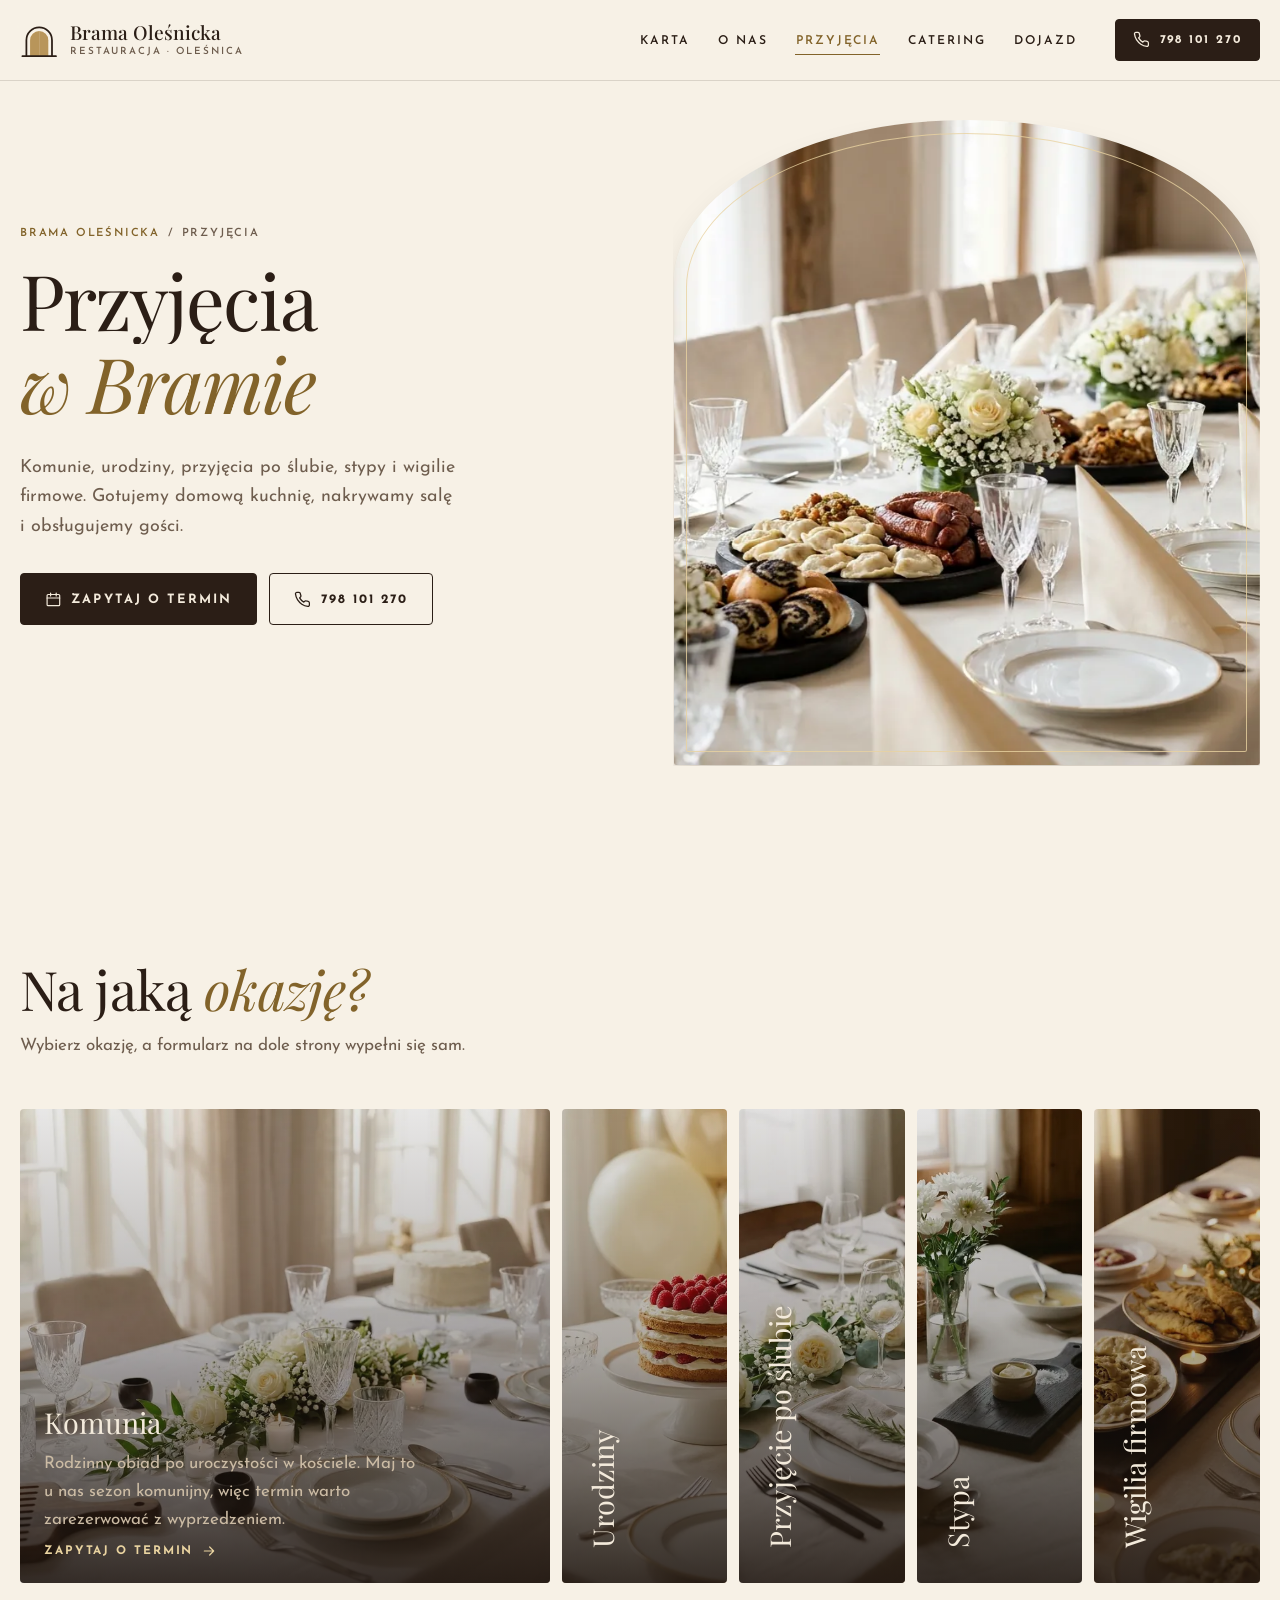
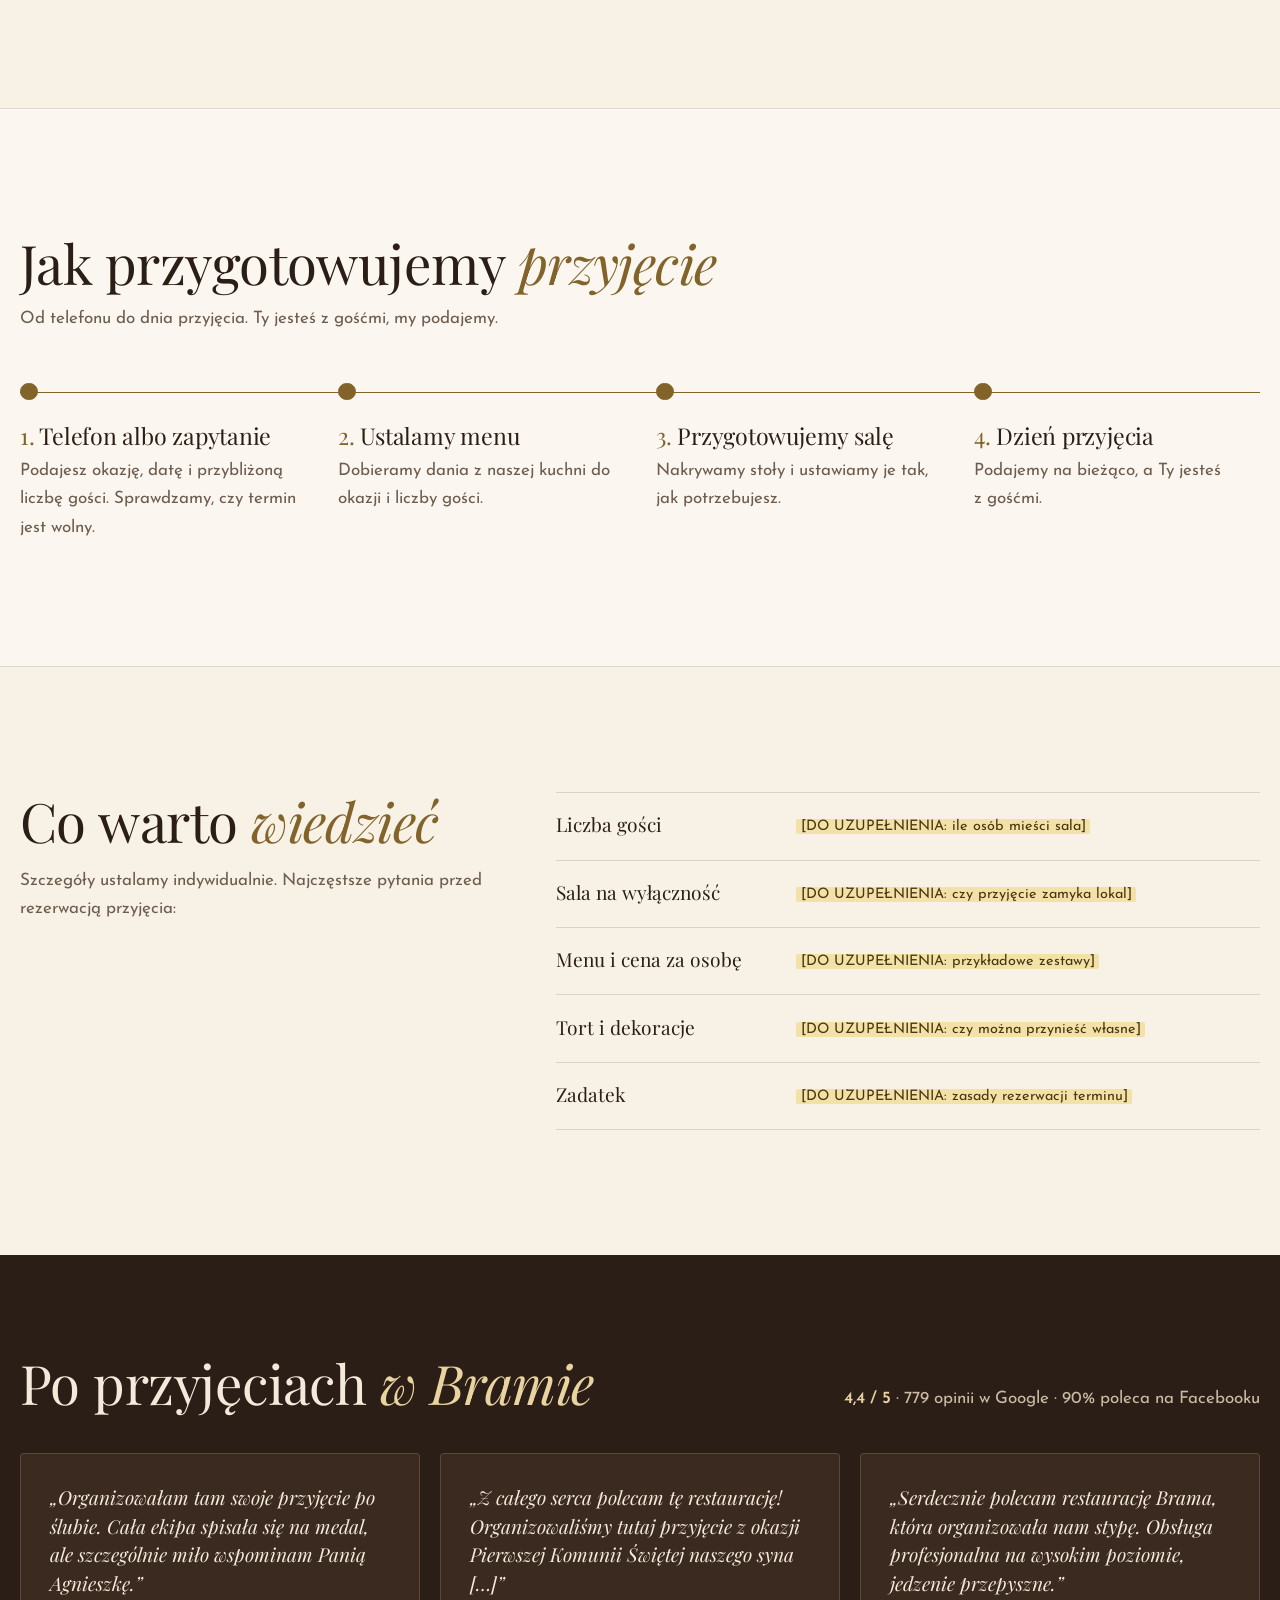
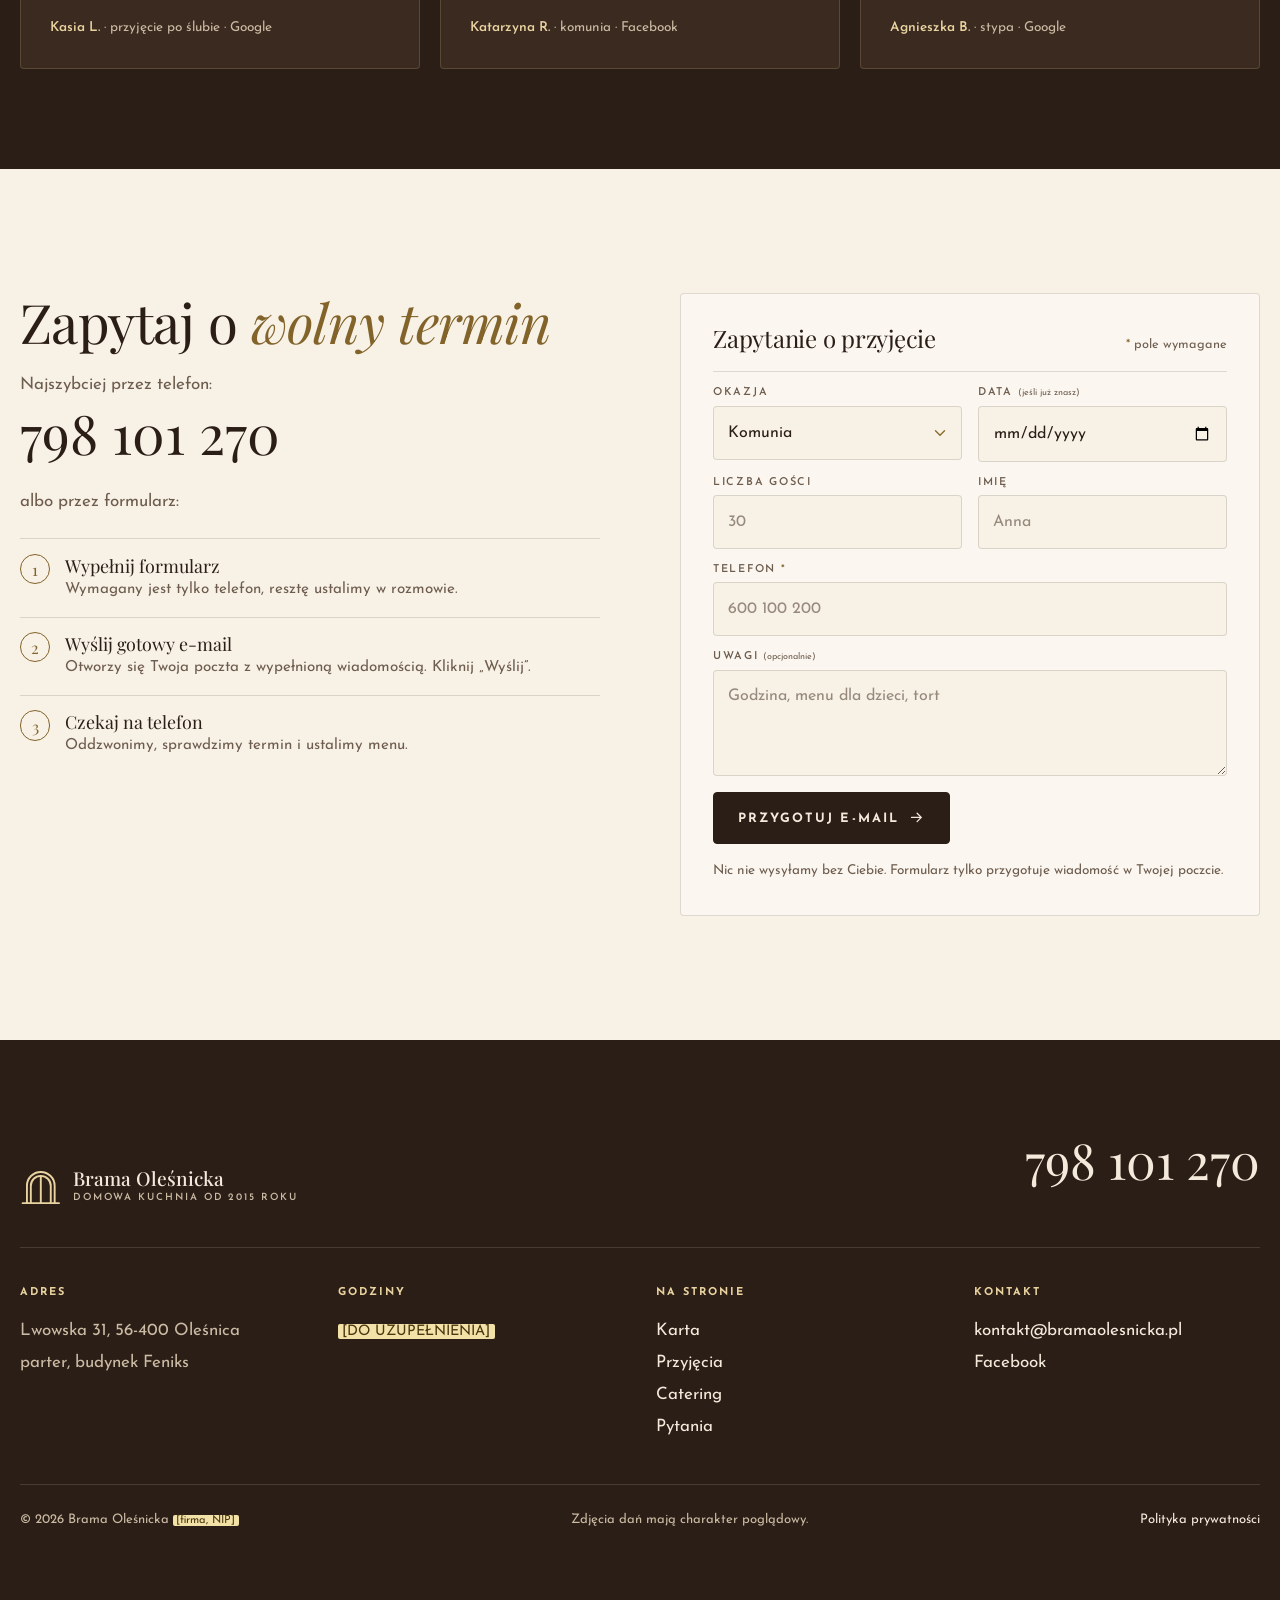
<file: przyjecia.html>
<!doctype html>
<html lang="pl">
<head>
<meta charset="utf-8">
<meta name="viewport" content="width=device-width, initial-scale=1">
<title>Przyjęcia okolicznościowe | Brama Oleśnicka, Oleśnica</title>
<meta name="description" content="Komunie, urodziny, przyjęcia po ślubie, stypy i wigilie firmowe w restauracji Brama Oleśnicka. Domowa kuchnia, Lwowska 31, Oleśnica. Zadzwoń: 798 101 270.">
<link rel="canonical" href="https://fabianadrianw.github.io/Brama-ole-nicka/przyjecia.html">
<meta property="og:type" content="website">
<meta property="og:locale" content="pl_PL">
<meta property="og:title" content="Przyjęcia okolicznościowe | Brama Oleśnicka, Oleśnica">
<meta property="og:description" content="Komunie, urodziny, przyjęcia po ślubie, stypy i wigilie firmowe w restauracji Brama Oleśnicka. Domowa kuchnia, Lwowska 31, Oleśnica. Zadzwoń: 798 101 270.">
<meta property="og:url" content="https://fabianadrianw.github.io/Brama-ole-nicka/przyjecia.html">
<meta property="og:image" content="https://fabianadrianw.github.io/Brama-ole-nicka/img/v2/og.jpg">
<meta name="theme-color" content="#F7F1E6">
<link rel="icon" href="data:image/svg+xml,%3Csvg xmlns='http://www.w3.org/2000/svg' viewBox='0 0 32 32'%3E%3Crect width='32' height='32' rx='6' fill='%232B1E16'/%3E%3Cpath d='M9 26V15a7 7 0 0 1 14 0v11' fill='none' stroke='%23E9D3A0' stroke-width='2.4'/%3E%3C/svg%3E">
<link rel="preconnect" href="https://fonts.googleapis.com">
<link rel="preconnect" href="https://fonts.gstatic.com" crossorigin>
<link href="https://fonts.googleapis.com/css2?family=Josefin+Sans:wght@400;600;700&family=Playfair+Display:ital,wght@0,400;0,500;0,600;1,400;1,500&display=swap" rel="stylesheet">
<script type="application/ld+json">{"@context":"https://schema.org","@type":"BreadcrumbList","itemListElement":[{"@type":"ListItem","position":1,"name":"Brama Oleśnicka","item":"https://fabianadrianw.github.io/Brama-ole-nicka/"},{"@type":"ListItem","position":2,"name":"Przyjęcia","item":"https://fabianadrianw.github.io/Brama-ole-nicka/przyjecia.html"}]}</script>
<link rel="stylesheet" href="assets/v2.css">
</head>
<body data-page="przyjecia">
<a class="skip" href="#main">Przejdź do treści</a>
<svg width="0" height="0" style="position:absolute" aria-hidden="true"><defs>
  <symbol id="i-phone" viewBox="0 0 24 24"><path fill="none" stroke="currentColor" stroke-width="1.8" stroke-linecap="round" stroke-linejoin="round" d="M22 16.9v3a2 2 0 0 1-2.2 2 19.8 19.8 0 0 1-8.6-3.1 19.5 19.5 0 0 1-6-6A19.8 19.8 0 0 1 2.1 4.2 2 2 0 0 1 4.1 2h3a2 2 0 0 1 2 1.7c.1 1 .4 1.9.7 2.8a2 2 0 0 1-.5 2.1L8 9.9a16 16 0 0 0 6 6l1.3-1.3a2 2 0 0 1 2.1-.4c.9.3 1.8.6 2.8.7a2 2 0 0 1 1.7 2z"/></symbol>
  <symbol id="i-star" viewBox="0 0 24 24"><path fill="currentColor" d="M12 2.5l2.9 6 6.6.9-4.8 4.6 1.2 6.5L12 17.4l-5.9 3.1 1.2-6.5L2.5 9.4l6.6-.9z"/></symbol>
  <symbol id="i-plus" viewBox="0 0 24 24"><path fill="none" stroke="currentColor" stroke-width="1.6" stroke-linecap="round" d="M12 5v14M5 12h14"/></symbol>
  <symbol id="i-arrow" viewBox="0 0 24 24"><path fill="none" stroke="currentColor" stroke-width="1.8" stroke-linecap="round" stroke-linejoin="round" d="M5 12h14M13 6l6 6-6 6"/></symbol>
  <symbol id="i-cal" viewBox="0 0 24 24"><g fill="none" stroke="currentColor" stroke-width="1.7" stroke-linecap="round"><rect x="3" y="5" width="18" height="16" rx="1.5"/><path d="M3 10h18M8 3v4M16 3v4"/></g></symbol>
  <symbol id="i-pin" viewBox="0 0 24 24"><g fill="none" stroke="currentColor" stroke-width="1.7"><path d="M12 21s-7-6.2-7-11.5a7 7 0 0 1 14 0C19 14.8 12 21 12 21z"/><circle cx="12" cy="9.5" r="2.5"/></g></symbol>
  <symbol id="i-bowl" viewBox="0 0 24 24"><g fill="none" stroke="currentColor" stroke-width="1.7" stroke-linecap="round" stroke-linejoin="round"><path d="M3 11h18a9 9 0 0 1-18 0z"/><path d="M8 7c0-1.5 1-1.5 1-3M12 7c0-1.5 1-1.5 1-3M16 7c0-1.5 1-1.5 1-3"/></g></symbol>
  <symbol id="arch" viewBox="0 0 48 48"><g fill="none" stroke="currentColor" stroke-width="2.2" stroke-linecap="round"><path d="M8 44V24a16 16 0 0 1 32 0v20M3 44h42M24 12.5V44"/><path d="M12.5 44V24A11.5 11.5 0 0 1 35.5 24V44"/></g></symbol>
</defs></svg>

<header class="nav" id="nav">
  <div class="wrap nav__in">
    <a class="logo" href="index.html" aria-label="Brama Oleśnicka, strona główna">
      <svg class="logo__mark" viewBox="0 0 48 48" aria-hidden="true">
        <path class="logo__frame" pathLength="1" d="M8 44V24a16 16 0 0 1 32 0v20"/>
        <path class="logo__leaf logo__leaf--l" d="M12.6 44V24A11.4 11.4 0 0 1 24 12.6V44z"/>
        <path class="logo__leaf logo__leaf--r" d="M24 12.6A11.4 11.4 0 0 1 35.4 24V44H24z"/>
        <path class="logo__ground" pathLength="1" d="M3 44h42"/>
      </svg>
      <span class="logo__txt"><b>Brama Oleśnicka</b><small>Restauracja · Oleśnica</small></span>
    </a>
    <nav aria-label="Główna" class="nav__nav">
      <ul class="links" id="links">
        <li><a href="menu.html" data-page="menu">Karta</a></li>
        <li><a href="index.html#o-nas">O nas</a></li>
        <li><a href="przyjecia.html" data-page="przyjecia" aria-current="page">Przyjęcia</a></li>
        <li><a href="catering.html" data-page="catering">Catering</a></li>
        <li><a href="index.html#rezerwacja">Dojazd</a></li>
      </ul>
      <span class="links__bar" aria-hidden="true"></span>
    </nav>
    <a class="btn btn--sm nav__cta" href="tel:+48798101270"><svg aria-hidden="true"><use href="#i-phone"/></svg><span>798 101 270</span></a>
    <button class="burger" id="burger" aria-expanded="false" aria-controls="drawer" aria-label="Otwórz menu"><span></span><span></span></button>
  </div>
</header>
<div class="drawer" id="drawer">
  <ul>
    <li><a href="menu.html">Karta</a></li>
    <li><a href="index.html#o-nas">O nas</a></li>
    <li><a href="przyjecia.html">Przyjęcia</a></li>
    <li><a href="catering.html">Catering</a></li>
    <li><a href="index.html#rezerwacja">Rezerwacja i dojazd</a></li>
  </ul>
  <a class="btn" href="tel:+48798101270"><svg aria-hidden="true"><use href="#i-phone"/></svg>798 101 270</a>
</div>

<main id="main">
<section class="phero" id="top" aria-labelledby="h1">
  <div class="wrap phero__in">
    <div class="phero__txt">
      <nav class="crumbs rise" aria-label="Okruszki"><a href="index.html">Brama Oleśnicka</a><span aria-hidden="true">/</span><span aria-current="page">Przyjęcia</span></nav>
      <h1 id="h1" class="hero__h"><span class="ln"><span>Przyjęcia</span></span> <span class="ln"><span><i>w Bramie</i></span></span></h1>
      <p class="phero__lead rise" style="--d:.3s">Komunie, urodziny, przyjęcia po ślubie, stypy i wigilie firmowe. Gotujemy domową kuchnię, nakrywamy salę i obsługujemy gości.</p>
      <div class="hero__act rise" style="--d:.45s"><a class="btn" href="#zapytanie"><svg aria-hidden="true"><use href="#i-cal"/></svg>Zapytaj o termin</a><a class="btn btn--ghost" href="tel:+48798101270"><svg aria-hidden="true"><use href="#i-phone"/></svg>798 101 270</a></div>
      
    </div>
    <figure class="phero__ph"><img src="img/v2/przyjecia.webp" alt="Długi stół nakryty na przyjęcie, białe obrusy i kwiaty" fetchpriority="high" decoding="async"></figure>
  </div>
</section>

<section class="sec occs" id="okazje" aria-labelledby="okazje-h">
  <div class="wrap">
    <div class="head"><h2 id="okazje-h">Na jaką <i>okazję?</i></h2><p>Wybierz okazję, a formularz na dole strony wypełni się sam.</p></div>
    <ul class="acc">
      <li class="acc__it is-on"><a href="#zapytanie" data-prefill="p-occ|Komunia" class="acc__a">
        <img src="img/v2/p-komunia.webp" width="1000" height="747" alt="Stół nakryty na obiad komunijny: białe róże, kryształowe kieliszki, tort w tle" loading="lazy">
        <span class="acc__t"><b>Komunia</b><span class="acc__more"><span class="acc__in"><span class="acc__d">Rodzinny obiad po uroczystości w kościele. Maj to u nas sezon komunijny, więc termin warto zarezerwować z wyprzedzeniem.</span><span class="acc__go">Zapytaj o termin<svg aria-hidden="true"><use href="#i-arrow"/></svg></span></span></span></span>
      </a></li>
      <li class="acc__it"><a href="#zapytanie" data-prefill="p-occ|Urodziny" class="acc__a">
        <img src="img/v2/p-urodziny.webp" width="1000" height="747" alt="Tort z malinami na stole urodzinowym, w tle kremowe balony" loading="lazy">
        <span class="acc__t"><b>Urodziny</b><span class="acc__more"><span class="acc__in"><span class="acc__d">Przyjęcie dla rodziny i przyjaciół. Dla najmłodszych mamy kącik zabaw i sztućce dla dzieci.</span><span class="acc__go">Zapytaj o termin<svg aria-hidden="true"><use href="#i-arrow"/></svg></span></span></span></span>
      </a></li>
      <li class="acc__it"><a href="#zapytanie" data-prefill="p-occ|Przyjęcie po ślubie" class="acc__a">
        <img src="img/v2/p-slub.webp" width="1000" height="747" alt="Stół weselny z girlandą białych róż i eukaliptusa" loading="lazy">
        <span class="acc__t"><b>Przyjęcie po ślubie</b><span class="acc__more"><span class="acc__in"><span class="acc__d">Obiad dla najbliższych w dniu ślubu, w kameralnym gronie.</span><span class="acc__go">Zapytaj o termin<svg aria-hidden="true"><use href="#i-arrow"/></svg></span></span></span></span>
      </a></li>
      <li class="acc__it"><a href="#zapytanie" data-prefill="p-occ|Stypa" class="acc__a">
        <img src="img/v2/p-stypa.webp" width="1000" height="747" alt="Skromnie nakryty stół z rosołem, chlebem i białymi chryzantemami" loading="lazy">
        <span class="acc__t"><b>Stypa</b><span class="acc__more"><span class="acc__in"><span class="acc__d">Spokojny obiad po pogrzebie. Wszystko ustalimy w jednej rozmowie telefonicznej.</span><span class="acc__go">Zapytaj o termin<svg aria-hidden="true"><use href="#i-arrow"/></svg></span></span></span></span>
      </a></li>
      <li class="acc__it"><a href="#zapytanie" data-prefill="p-occ|Wigilia firmowa" class="acc__a">
        <img src="img/v2/p-wigilia.webp" width="1000" height="747" alt="Wigilijny stół z barszczem z uszkami, pierogami i rybą przy świecach" loading="lazy">
        <span class="acc__t"><b>Wigilia firmowa</b><span class="acc__more"><span class="acc__in"><span class="acc__d">Świąteczna kolacja dla zespołu w grudniu, przy nakrytym, świątecznym stole.</span><span class="acc__go">Zapytaj o termin<svg aria-hidden="true"><use href="#i-arrow"/></svg></span></span></span></span>
      </a></li>
    </ul>
  </div>
</section>

<section class="sec steps" id="jak" aria-labelledby="jak-h">
  <div class="wrap">
    <div class="head"><h2 id="jak-h">Jak przygotowujemy <i>przyjęcie</i></h2><p>Od telefonu do dnia przyjęcia. Ty jesteś z gośćmi, my podajemy.</p></div>
    <ol class="line4" data-reveal>
      <li><span class="line4__dot" aria-hidden="true"></span><h3>Telefon albo zapytanie</h3><p>Podajesz okazję, datę i przybliżoną liczbę gości. Sprawdzamy, czy termin jest wolny.</p></li>
      <li><span class="line4__dot" aria-hidden="true"></span><h3>Ustalamy menu</h3><p>Dobieramy dania z naszej kuchni do okazji i liczby gości.</p></li>
      <li><span class="line4__dot" aria-hidden="true"></span><h3>Przygotowujemy salę</h3><p>Nakrywamy stoły i ustawiamy je tak, jak potrzebujesz.</p></li>
      <li><span class="line4__dot" aria-hidden="true"></span><h3>Dzień przyjęcia</h3><p>Podajemy na bieżąco, a Ty jesteś z gośćmi.</p></li>
    </ol>
  </div>
</section>

<section class="sec facts" id="info" aria-labelledby="info-h">
  <div class="wrap facts__in">
    <div class="head head--side"><h2 id="info-h">Co warto <i>wiedzieć</i></h2><p>Szczegóły ustalamy indywidualnie. Najczęstsze pytania przed rezerwacją przyjęcia:</p></div>
    <dl class="facts__dl">
      <div><dt>Liczba gości</dt><dd><span class="todo">[DO UZUPEŁNIENIA: ile osób mieści sala]</span></dd></div>
      <div><dt>Sala na wyłączność</dt><dd><span class="todo">[DO UZUPEŁNIENIA: czy przyjęcie zamyka lokal]</span></dd></div>
      <div><dt>Menu i cena za osobę</dt><dd><span class="todo">[DO UZUPEŁNIENIA: przykładowe zestawy]</span></dd></div>
      <div><dt>Tort i dekoracje</dt><dd><span class="todo">[DO UZUPEŁNIENIA: czy można przynieść własne]</span></dd></div>
      <div><dt>Zadatek</dt><dd><span class="todo">[DO UZUPEŁNIENIA: zasady rezerwacji terminu]</span></dd></div>
    </dl>
  </div>
</section>

<section class="quotes" aria-labelledby="op-h">
  <div class="wrap">
    <div class="quotes__head"><h2 id="op-h">Po przyjęciach <i>w Bramie</i></h2><p><b>4,4 / 5</b> · 779 opinii w Google · 90% poleca na Facebooku</p></div>
    <ul class="quotes__list">
      <li><blockquote>„Organizowałam tam swoje przyjęcie po ślubie. Cała ekipa spisała się na medal, ale szczególnie miło wspominam Panią Agnieszkę.”</blockquote><p><b>Kasia L.</b> · przyjęcie po ślubie · Google</p></li>
      <li><blockquote>„Z całego serca polecam tę restaurację! Organizowaliśmy tutaj przyjęcie z okazji Pierwszej Komunii Świętej naszego syna […]”</blockquote><p><b>Katarzyna R.</b> · komunia · Facebook</p></li>
      <li><blockquote>„Serdecznie polecam restaurację Brama, która organizowała nam stypę. Obsługa profesjonalna na wysokim poziomie, jedzenie przepyszne.”</blockquote><p><b>Agnieszka B.</b> · stypa · Google</p></li>
    </ul>
  </div>
</section>

<section class="sec res" id="zapytanie" aria-labelledby="form-h">
  <div class="wrap res__in">
    <div class="res__form">
      <h2 id="form-h">Zapytaj o <i>wolny termin</i></h2>
      <p>Najszybciej przez telefon:</p>
      <a class="phone" href="tel:+48798101270">798 101 270</a>
      <p class="res__or">albo przez formularz:</p>
      <ol class="how3">
        <li><b>Wypełnij formularz</b><span>Wymagany jest tylko telefon, resztę ustalimy w rozmowie.</span></li>
        <li><b>Wyślij gotowy e-mail</b><span>Otworzy się Twoja poczta z wypełnioną wiadomością. Kliknij „Wyślij”.</span></li>
        <li><b>Czekaj na telefon</b><span>Oddzwonimy, sprawdzimy termin i ustalimy menu.</span></li>
      </ol>
    </div>
    <form id="form-p" class="inq" novalidate data-mail="Przyjęcie" data-intro="chcę zapytać o przyjęcie." aria-labelledby="form-p-t">
      <div class="inq__head"><h3 id="form-p-t">Zapytanie o przyjęcie</h3><p><em>*</em> pole wymagane</p></div>
      <div class="inq__grid">
        <div class="f"><label for="p-occ">Okazja</label><select id="p-occ" name="occ" data-label="Okazja" data-subject-from><option>Komunia</option><option>Urodziny</option><option>Przyjęcie po ślubie</option><option>Stypa</option><option>Wigilia firmowa</option><option>Inna okazja</option></select></div>
        <div class="f"><label for="p-date">Data <small>(jeśli już znasz)</small></label><input id="p-date" type="date" data-label="Data"></div>
        <div class="f"><label for="p-n">Liczba gości</label><input id="p-n" type="number" inputmode="numeric" min="1" placeholder="30" data-label="Liczba gości"></div>
        <div class="f"><label for="p-name">Imię</label><input id="p-name" autocomplete="given-name" placeholder="Anna" data-label="Imię"></div>
        <div class="f f--full"><label for="p-tel">Telefon <em>*</em></label><input id="p-tel" type="tel" inputmode="tel" autocomplete="tel" required placeholder="600 100 200" aria-describedby="p-tel-err" data-label="Telefon"><span class="err" id="p-tel-err">Wpisz numer telefonu, żebyśmy mogli oddzwonić.</span></div>
        <div class="f f--full"><label for="p-msg">Uwagi <small>(opcjonalnie)</small></label><textarea id="p-msg" rows="3" placeholder="Godzina, menu dla dzieci, tort" data-label="Uwagi"></textarea></div></div>
      <input class="hp" type="text" name="website" tabindex="-1" autocomplete="off" aria-hidden="true">
      <button class="btn" type="submit">Przygotuj e-mail<svg aria-hidden="true"><use href="#i-arrow"/></svg></button>
      <p class="note">Nic nie wysyłamy bez Ciebie. Formularz tylko przygotuje wiadomość w Twojej poczcie.</p>
      <p class="ok" role="status">Gotowe. Sprawdź okno poczty i kliknij „Wyślij”. Jeśli poczta się nie otworzyła, zadzwoń: <a href="tel:+48798101270">798 101 270</a>.</p>
    </form>
  </div>
</section>
</main>

<footer class="foot">
  <div class="wrap">
    <div class="foot__top">
      <a class="logo logo--foot" href="index.html#top" aria-label="Brama Oleśnicka, do góry"><svg aria-hidden="true"><use href="#arch"/></svg><span class="logo__txt"><b>Brama Oleśnicka</b><small>Domowa kuchnia od 2015 roku</small></span></a>
      <p class="foot__big"><a href="tel:+48798101270">798 101 270</a></p>
    </div>
    <div class="foot__cols">
      <div><h3>Adres</h3><p>Lwowska 31, 56-400 Oleśnica<br>parter, budynek Feniks</p></div>
      <div><h3>Godziny</h3><p><span class="todo">[DO UZUPEŁNIENIA]</span></p></div>
      <div><h3>Na stronie</h3><p><a href="menu.html">Karta</a><br><a href="przyjecia.html">Przyjęcia</a><br><a href="catering.html">Catering</a><br><a href="index.html#faq">Pytania</a></p></div>
      <div><h3>Kontakt</h3><p><a href="mailto:kontakt@bramaolesnicka.pl">kontakt@bramaolesnicka.pl</a><br><a href="https://www.facebook.com/100063495913166" target="_blank" rel="noopener">Facebook</a></p></div>
    </div>
    <div class="foot__bottom"><span>© 2026 Brama Oleśnicka <span class="todo">[firma, NIP]</span></span><span>Zdjęcia dań mają charakter poglądowy.</span><a href="#">Polityka prywatności</a></div>
  </div>
</footer>

<div class="bar" id="bar">
  <a class="btn" href="tel:+48798101270"><svg aria-hidden="true"><use href="#i-phone"/></svg>Zadzwoń</a>
  <a class="btn btn--ghost" href="index.html#rezerwacja">Rezerwacja</a>
</div>

<script src="assets/main.js" defer></script>
<script src="assets/v2.js" defer></script>
</body>
</html>
</file>
<file: assets/v2.css>
/* Brama Oleśnicka v2 (20.11.2026): paleta „Jasny heban” — kość słoniowa, heban, złoto */
:root{
  --bg:#F7F1E6;--sheet:#EFE6D6;--card:#FBF7F0;
  --ink:#2B1E16;--muted:#6E5D4E;--line:rgba(43,30,22,.14);
  --gold:#82632A;--gold-l:#E9D3A0;--gold-m:#B8955A;
  --ebony:#2B1E16;--ebony-2:#3A2A1F;--on-ebony:#F3EADB;--on-ebony-m:#CBBBA4;
  --serif:"Playfair Display",Georgia,serif;--sans:"Josefin Sans",system-ui,sans-serif;
  --ease:cubic-bezier(.16,1,.3,1);--r:4px;
  --wrap:min(1240px,100% - 2.5rem);
  --shadow:0 1px 2px rgba(43,30,22,.06),0 14px 34px -12px rgba(43,30,22,.22);
  color-scheme:light;
}
*,*::before,*::after{box-sizing:border-box}
html{touch-action:manipulation;scroll-behavior:smooth;scroll-padding-top:5.5rem;-webkit-text-size-adjust:100%}
html{overflow-x:clip}
body{margin:0;background:var(--bg);color:var(--ink);font:400 1.0625rem/1.65 var(--sans);-webkit-font-smoothing:antialiased;text-rendering:optimizeLegibility;overflow-x:clip}
img{display:block;max-width:100%;height:auto}
a{color:inherit;text-decoration-thickness:1px;text-underline-offset:.2em}
h1,h2,h3{font-family:var(--serif);font-weight:400;line-height:1.08;margin:0;text-wrap:balance;letter-spacing:-.01em}
h2{font-size:clamp(2.1rem,1.5rem + 2.4vw,3.4rem)}
h2 i,h1 i{font-style:italic;color:var(--gold)}
p{margin:0 0 1em;text-wrap:pretty}
::selection{background:var(--gold-l);color:var(--ink)}
:focus-visible{outline:2px solid var(--gold);outline-offset:3px;border-radius:2px}
html{scrollbar-color:var(--gold-m) var(--sheet);scrollbar-width:thin}
::-webkit-scrollbar{width:10px}::-webkit-scrollbar-track{background:var(--sheet)}::-webkit-scrollbar-thumb{background:var(--gold-m);border-radius:10px;border:2px solid var(--sheet)}
.wrap{width:var(--wrap);margin-inline:auto}
.skip{position:absolute;left:1rem;top:-4rem;z-index:100;background:var(--ink);color:var(--bg);padding:.6rem 1rem}.skip:focus{top:1rem}
.todo{background:#F3E2A8;color:#4A3610;padding:0 .3em;border-radius:2px;font-size:.85em}
svg{flex:none}

/* ---------- przyciski ---------- */
.btn{--h:3.25rem;position:relative;isolation:isolate;overflow:hidden;display:inline-flex;align-items:center;justify-content:center;gap:.6rem;min-height:var(--h);padding:.1rem 1.5rem 0;border:1px solid var(--ebony);border-radius:var(--r);background:var(--ebony);color:var(--on-ebony);font:700 .8rem/1 var(--sans);letter-spacing:.16em;text-transform:uppercase;text-decoration:none;cursor:pointer;transition:color .45s var(--ease),border-color .45s var(--ease),transform .2s}
.btn svg{width:1.05rem;height:1.05rem;margin-top:-.15rem;transition:transform .45s var(--ease)}
.btn::before{content:"";position:absolute;inset:0;z-index:-1;background:var(--gold-l);transform:scaleX(0);transform-origin:right;transition:transform .55s var(--ease)}
.btn:active{transform:translateY(1px)}
.btn--ghost{background:transparent;color:var(--ink)}
.btn--ghost::before{background:var(--ebony)}
.btn--sm{--h:2.6rem;padding-inline:1.1rem;font-size:.74rem}
.more{display:inline-flex;align-items:center;gap:.5rem;font:700 .78rem/1 var(--sans);letter-spacing:.16em;text-transform:uppercase;text-decoration:none;color:var(--ink);padding:.4rem 0;background:linear-gradient(currentColor,currentColor) 0 100%/100% 1px no-repeat;transition:background-size .5s var(--ease)}
.more svg{width:1rem;height:1rem;margin-top:-.15rem;transition:transform .45s var(--ease)}
.more--light{color:var(--gold-l)}

/* ---------- nawigacja ---------- */
.nav{position:fixed;inset:0 0 auto;z-index:50;-webkit-backdrop-filter:blur(0);backdrop-filter:blur(0);transition:background .5s var(--ease),box-shadow .5s var(--ease),backdrop-filter .5s}
.nav__in{display:flex;align-items:center;gap:1.5rem;height:5rem;transition:height .5s var(--ease)}
.nav.is-scrolled{background:color-mix(in srgb,var(--bg) 86%,transparent);-webkit-backdrop-filter:blur(14px) saturate(1.2);backdrop-filter:blur(14px) saturate(1.2);box-shadow:0 1px 0 var(--line)}
.nav.is-scrolled .nav__in{height:4.1rem}
.logo{display:flex;align-items:center;gap:.7rem;text-decoration:none;color:var(--ink);margin-right:auto}
.logo__mark{width:2.4rem;height:2.4rem}
.logo__frame,.logo__ground{fill:none;stroke:var(--ink);stroke-width:2.2;stroke-linecap:round;stroke-dasharray:1;stroke-dashoffset:1;animation:draw 1.4s var(--ease) .15s forwards}
.logo__ground{animation-delay:.5s}
.logo__leaf{fill:var(--gold-m);transition:transform .7s var(--ease)}
.logo__leaf--l{transform-origin:12.6px 30px}.logo__leaf--r{transform-origin:35.4px 30px}
.logo__txt b{display:block;font:500 1.2rem/1 var(--serif);letter-spacing:0}
.logo__txt small{display:block;margin-top:.3rem;font:600 .62rem/1 var(--sans);letter-spacing:.2em;text-transform:uppercase;color:var(--muted)}
@keyframes draw{to{stroke-dashoffset:0}}
.nav__nav{position:relative}
.links{display:flex;list-style:none;margin:0;padding:0}
.links a{display:block;padding:.75rem 14px .6rem;font:600 .76rem/1 var(--sans);letter-spacing:.16em;text-transform:uppercase;text-decoration:none;color:var(--ink);transition:color .3s}
.links a[aria-current]{color:var(--gold)}
.links__bar{position:absolute;left:0;bottom:2px;width:100px;height:1px;background:var(--gold);transform-origin:0 0;transform:translateX(var(--x,0)) scaleX(var(--s,0));transition:transform .5s var(--ease)}
.burger{display:none;width:2.75rem;height:2.75rem;border:1px solid var(--line);border-radius:var(--r);background:transparent;cursor:pointer;position:relative}
.burger span{position:absolute;left:.75rem;right:.75rem;height:1.5px;background:var(--ink);transition:transform .45s var(--ease)}
.burger span:first-child{top:1.05rem}.burger span:last-child{top:1.6rem}
.burger[aria-expanded="true"] span:first-child{transform:translateY(.27rem) rotate(45deg)}
.burger[aria-expanded="true"] span:last-child{transform:translateY(-.28rem) rotate(-45deg)}
.drawer{position:fixed;inset:0 0 auto;z-index:40;max-height:100svh;overflow-y:auto;overscroll-behavior:contain;background:var(--bg);padding:calc(var(--nav-h) + 1.4rem) 1.5rem 1.6rem;display:flex;flex-direction:column;gap:1.6rem;border-radius:0 0 18px 18px;box-shadow:0 24px 50px -20px rgba(43,30,22,.45);transform:translate3d(0,-100%,0);visibility:hidden;transition:transform .42s cubic-bezier(.32,.72,0,1),visibility 0s .42s;backface-visibility:hidden}
.drawer.is-open{transform:translate3d(0,0,0);visibility:visible;transition:transform .42s cubic-bezier(.32,.72,0,1),visibility 0s}
.drawer ul{list-style:none;margin:0;padding:0}
.drawer li{border-bottom:1px solid var(--line)}
.drawer li a{display:block;padding:.85rem 0;font:400 1.75rem/1.1 var(--serif);text-decoration:none}
.scrim{position:fixed;inset:0;z-index:39;background:rgba(30,21,15,.4);opacity:0;visibility:hidden;transition:opacity .35s ease,visibility 0s .35s;-webkit-tap-highlight-color:transparent}
.menu-open .scrim{opacity:1;visibility:visible;transition:opacity .35s ease,visibility 0s}
.menu-open .nav{background:var(--bg)!important;box-shadow:none!important}
.menu-open,.menu-open body{overflow:hidden}
.menu-open .bar{transform:translateY(150%);opacity:0;pointer-events:none;transition:transform .3s,opacity .2s}
.burger{touch-action:manipulation;-webkit-tap-highlight-color:transparent}
@media (max-width:980px){.nav__nav{display:none}.burger{display:block}.nav__cta span{display:none}.nav__cta{padding-inline:.85rem}}

/* ---------- hero ---------- */
.hero{position:relative;min-height:min(100svh,920px);display:flex;align-items:center;padding:7rem 0 4rem;overflow:hidden;isolation:isolate}
.hero__ph{position:absolute;inset:0;z-index:-2}
.hero__ph img{width:100%;height:100%;object-fit:cover;object-position:62% 60%;animation:heroIn 2.4s var(--ease) both}
@keyframes heroIn{from{transform:scale(1.08);filter:blur(6px) saturate(.8)}to{transform:scale(1);filter:none}}
.hero::before{content:"";position:absolute;inset:0;z-index:-1;background:linear-gradient(90deg,var(--bg) 0%,color-mix(in srgb,var(--bg) 92%,transparent) 30%,color-mix(in srgb,var(--bg) 40%,transparent) 55%,transparent 72%),linear-gradient(0deg,color-mix(in srgb,var(--bg) 70%,transparent),transparent 30%)}
.hero__in{max-width:var(--wrap)}
.hero__h{font-size:clamp(2.9rem,1.6rem + 4vw,5.2rem);line-height:1;max-width:13ch;margin-bottom:1.6rem;letter-spacing:-.025em}
.hero__h .ln{display:block;overflow:hidden;padding-bottom:.08em}
.hero__h .ln>span{display:block;animation:lineUp 1.2s var(--ease) both}
.hero__h .ln:nth-child(2)>span{animation-delay:.12s}
@keyframes lineUp{from{transform:translateY(105%)}}
.rise{animation:rise 1.1s var(--ease) var(--d,0s) both}
@keyframes rise{from{opacity:0;transform:translateY(18px)}}
.hero__lead{max-width:38ch;font-size:1.15rem;color:var(--muted);margin-bottom:2.2rem}
.hero__act{display:flex;flex-wrap:wrap;gap:.75rem;margin-bottom:3rem}
.hero__facts{display:flex;flex-wrap:wrap;list-style:none;margin:0;padding:0;gap:0}
.hero__facts li{padding:0 1.6rem;border-left:1px solid var(--line)}
.hero__facts li:first-child{padding-left:0;border:0}
.hero__facts a{text-decoration:none;display:block}
.hero__facts b{display:block;font:400 2rem/1 var(--serif);color:var(--ink)}
.hero__facts small{display:block;margin-top:.35rem;font:600 .7rem/1.3 var(--sans);letter-spacing:.14em;text-transform:uppercase;color:var(--muted)}
@media (max-width:759px){
  .hero{display:block;min-height:0;padding:0 0 2.5rem}
  .hero__ph{position:relative;height:72svh;max-height:640px}
  .hero__vid{inset:0 0 auto;height:72svh;max-height:640px}
  .hero__ph img{object-position:50% 70%}
  .hero::before{background:linear-gradient(0deg,var(--bg) 0%,var(--bg) calc(100% - 72svh),transparent calc(100% - 72svh + 9rem))}
  .hero__in{margin-top:-6rem;position:relative}
  .hero__h{font-size:clamp(2.6rem,10vw,3.4rem)}
  .hero__act .btn{flex:1 1 100%}
  .hero__facts{display:grid;grid-template-columns:repeat(3,auto);justify-content:start}
  .hero__facts li{padding:0 .9rem}.hero__facts b{font-size:1.55rem}.hero__facts small{font-size:.6rem;letter-spacing:.1em}
}

/* ---------- pasek adresu ---------- */
.strip{border-block:1px solid var(--line);background:var(--card)}
.strip__in{display:grid;grid-template-columns:repeat(3,1fr)}
.strip__in>*{display:flex;gap:.9rem;align-items:center;padding:1.3rem 1.5rem;text-decoration:none;border-left:1px solid var(--line);transition:background .4s}
.strip__in>*:first-child{border-left:0;padding-left:0}
.strip svg{width:1.4rem;height:1.4rem;color:var(--gold)}
.strip b{display:block;font:500 1.1rem/1.2 var(--serif)}
.strip small{display:block;color:var(--muted);font-size:.85rem}
@media (max-width:860px){.strip__in{grid-template-columns:1fr}.strip__in>*{border-left:0;border-top:1px solid var(--line);padding-inline:0}.strip__in>*:first-child{border-top:0}}

/* ---------- sekcje ---------- */
.sec{padding:clamp(5rem,3rem + 6vw,8.5rem) 0}
.head{display:grid;grid-template-columns:1fr auto;align-items:end;gap:.8rem 3rem;margin-bottom:clamp(2.2rem,1.5rem + 2vw,3.5rem)}
.head h2{grid-column:1}
.head p{grid-column:1;max-width:52ch;color:var(--muted);margin:0}
.head .more{grid-column:2;grid-row:1/3;align-self:end}
@media (max-width:700px){.head{grid-template-columns:1fr}.head .more{grid-column:1;grid-row:auto;justify-self:start;margin-top:.5rem}}
[data-reveal]{opacity:0;transform:translateY(24px);transition:opacity 1s var(--ease),transform 1s var(--ease)}
[data-reveal].on{opacity:1;transform:none}

/* ---------- kafle działów ---------- */
.tiles{list-style:none;margin:0;padding:0;display:grid;grid-template-columns:repeat(6,1fr);gap:1rem}
.tile{position:relative;display:block;aspect-ratio:4/5;overflow:hidden;border-radius:var(--r);text-decoration:none;background:var(--sheet);isolation:isolate}
.tile img{width:100%;height:100%;object-fit:cover;transition:transform 1.2s var(--ease),filter .8s}
.tile::after{content:"";position:absolute;inset:0;background:linear-gradient(0deg,rgba(43,30,22,.78),rgba(43,30,22,.2) 42%,transparent 62%);transition:opacity .6s}
.tile__t{position:absolute;inset:auto 0 0;z-index:1;padding:1rem 1.1rem 1.1rem;color:var(--on-ebony)}
.tile__t b{display:block;font:400 1.35rem/1.1 var(--serif)}
.tile__t small{display:block;margin-top:.35rem;font:600 .66rem/1.3 var(--sans);letter-spacing:.14em;text-transform:uppercase;color:var(--gold-l);opacity:.85;transform:translateY(.4rem);transition:transform .6s var(--ease),opacity .6s}
.tile:focus-visible{outline-offset:4px}
@media (max-width:1100px){.tiles{grid-template-columns:repeat(3,1fr)}}
@media (max-width:600px){.tiles{grid-template-columns:repeat(2,1fr);gap:.65rem}.tile__t b{font-size:1.15rem}}

/* ---------- polecamy ---------- */
.picks{background:var(--card);border-block:1px solid var(--line)}
.picks__in{display:grid;grid-template-columns:1fr 1fr;gap:clamp(2.5rem,1rem + 5vw,6rem);align-items:start}
.picks__stage{position:sticky;top:7rem;aspect-ratio:1/1;border-radius:var(--r);overflow:hidden;background:var(--sheet);box-shadow:var(--shadow)}
.picks__stage img{position:absolute;inset:0;width:100%;height:100%;object-fit:cover;opacity:0;transform:scale(1.05);transition:opacity .7s ease,transform 1.4s var(--ease)}
.picks__stage img.on{opacity:1;transform:none;z-index:1}
.picks__list h2{margin-bottom:.8rem}
.picks__lead{color:var(--muted);margin-bottom:2rem}
.picks__list ol{list-style:none;margin:0 0 2rem;padding:0;border-top:1px solid var(--line)}
.pk{display:grid;grid-template-columns:auto 1fr auto;align-items:baseline;gap:.2rem .8rem;padding:1.15rem .9rem;border-bottom:1px solid var(--line);text-decoration:none;position:relative;transition:background .4s,padding .5s var(--ease)}
.pk img{display:none}
.pk__n{font:400 1.45rem/1.2 var(--serif)}
.pk__dots{border-bottom:1px dotted color-mix(in srgb,var(--ink) 35%,transparent);transform:translateY(-.3rem);transition:border-color .4s}
.pk__p{font:700 .9rem/1 var(--sans);letter-spacing:.08em;color:var(--gold)}
.pk__d{grid-column:1/-1;color:var(--muted);font-size:.95rem}
.pk__d q{quotes:"„" "”";font-family:var(--serif);font-style:italic;color:var(--ink);margin-left:.3rem}
.pk__d cite{font-style:normal;font-size:.8rem;letter-spacing:.06em}
.pk::before{content:"";position:absolute;left:0;top:0;bottom:0;width:1px;background:var(--gold);transform:scaleY(0);transition:transform .5s var(--ease)}
.pk.on{background:var(--bg);padding-left:1.4rem}
.pk.on::before{transform:none}
.pk.on .pk__dots{border-color:var(--gold)}
.picks__note{display:flex;gap:.6rem;align-items:center;color:var(--muted);font-size:.9rem}
.picks__note svg{width:1.4rem;height:1.4rem;color:var(--gold)}
.picks__note b{color:var(--ink)}
@media (max-width:860px){
  .picks__in{grid-template-columns:1fr}.picks__stage{display:none}
  .pk{grid-template-columns:4.5rem auto 1fr auto;padding-inline:0}
  .pk img{display:block;grid-row:1/3;width:4.5rem;height:4.5rem;object-fit:cover;border-radius:var(--r);align-self:center}
  .pk__d{grid-column:2/-1}
  .pk:hover,.pk.on{padding-left:0;background:none}.pk::before{display:none}
  .pk__n{font-size:1.2rem}
}

/* ---------- opinie ---------- */
.proof{background:var(--ebony);color:var(--on-ebony);padding:clamp(4.5rem,3rem + 4vw,7rem) 0;overflow:hidden;display:grid;grid-template-columns:minmax(0,auto) minmax(0,1fr);align-items:center;gap:3rem}
.proof__score{width:auto;margin:0;padding-left:max(1.25rem,(100vw - 1240px)/2)}
.proof h2{font-size:clamp(1.8rem,1.4rem + 1.4vw,2.4rem);color:var(--on-ebony)}
.proof h2 i{color:var(--gold-l)}
.proof__num{font:400 clamp(4.5rem,3rem + 5vw,7rem)/1 var(--serif);margin:.6rem 0 .4rem;color:var(--gold-l);letter-spacing:-.03em}
.proof__num small{font-size:.35em;color:var(--on-ebony-m);margin-left:.3rem;letter-spacing:0}
.stars{position:relative;display:inline-block;margin-bottom:1rem}
.stars span{display:flex;gap:.2rem}
.stars svg{width:1.25rem;height:1.25rem}
.stars__bg{color:rgba(243,234,219,.2)}
.stars__fg{position:absolute;inset:0;color:var(--gold-l);clip-path:inset(0 calc(100% - var(--fill)) 0 0);animation:fill 1.6s var(--ease) .4s both}
@keyframes fill{from{clip-path:inset(0 100% 0 0)}}
.proof__meta{display:flex;flex-direction:column;gap:.25rem;color:var(--on-ebony-m);margin-bottom:1.4rem}
.proof__meta b{color:var(--on-ebony);font-weight:700}
.qrow{overflow:hidden;mask:linear-gradient(90deg,transparent,#000 8%,#000 92%,transparent)}
.qrow__track{display:flex;gap:1.25rem;list-style:none;margin:0;padding:.5rem 0;width:max-content;animation:marq 60s linear infinite}
@keyframes marq{to{transform:translateX(calc(-50% - .625rem))}}
.q{width:22rem;padding:1.6rem 1.7rem;border:1px solid rgba(233,211,160,.18);border-radius:var(--r);background:var(--ebony-2);transition:border-color .4s,transform .5s var(--ease)}
.q blockquote{margin:0 0 1rem;font:italic 400 1.15rem/1.45 var(--serif)}
.q p{margin:0;font-size:.85rem;color:var(--on-ebony-m)}
.q b{color:var(--gold-l);font-weight:600}
@media (max-width:900px){.proof{grid-template-columns:1fr;gap:2rem}.proof__score{padding-inline:1.25rem}.q{width:18rem}}

/* ---------- o nas ---------- */
.about__in{display:grid;grid-template-columns:.9fr 1.1fr;gap:clamp(2.5rem,1rem + 5vw,6rem);align-items:center}
.about__text h2{margin-bottom:1.6rem}
.about__text p{max-width:46ch;color:var(--muted)}
.sig{font:italic 400 1.6rem/1 var(--serif);color:var(--ink)!important;margin-top:1.6rem}
.about__ph{display:grid;grid-template-columns:1.2fr 1fr;grid-template-rows:auto auto;gap:1rem}
.ap{margin:0;position:relative;overflow:hidden;border-radius:var(--r)}
.ap img{width:100%;height:100%;object-fit:cover;transition:transform 1.4s var(--ease)}
.ap figcaption{position:absolute;left:.8rem;bottom:.8rem;padding:.45rem .7rem .35rem;background:var(--bg);font:600 .66rem/1 var(--sans);letter-spacing:.14em;text-transform:uppercase;border-radius:2px}
.ap--a{grid-row:1/3;aspect-ratio:3/4}
.ap--b,.ap--c{aspect-ratio:4/3}
.ap--c{transform:translateX(-12%);box-shadow:var(--shadow);border:6px solid var(--bg)}
@media (max-width:900px){.about__in{grid-template-columns:1fr}.about__ph{grid-template-columns:1fr 1fr}.ap--a{grid-row:auto;grid-column:1/-1;aspect-ratio:4/3}.ap--c{transform:none;border:0;box-shadow:none}.ap figcaption{font-size:.6rem;left:.5rem;bottom:.5rem}}
@media (max-width:420px){.logo__txt small{display:none}}

/* ---------- okazje ---------- */
.occ{background:var(--sheet)}
.occ__grid{display:grid;grid-template-columns:1fr 1fr;gap:1.25rem}
.panel{position:relative;display:block;min-height:30rem;overflow:hidden;border-radius:var(--r);text-decoration:none;color:var(--on-ebony);isolation:isolate}
.panel img{position:absolute;inset:0;width:100%;height:100%;object-fit:cover;z-index:-2;transition:transform 1.6s var(--ease)}
.panel::before{content:"";position:absolute;inset:0;z-index:-1;background:linear-gradient(0deg,rgba(30,21,15,.88) 0%,rgba(30,21,15,.45) 45%,rgba(30,21,15,0) 75%);transition:opacity .6s}
.panel__t{position:absolute;inset:auto 0 0;padding:2rem;display:flex;flex-direction:column;gap:.7rem}
.panel__t b{font:400 clamp(1.7rem,1.3rem + 1.2vw,2.3rem)/1.1 var(--serif)}
.panel__t>span:not(.panel__go){max-width:40ch;color:var(--on-ebony-m)}
.panel__go{display:inline-flex;align-items:center;gap:.5rem;font:700 .76rem/1 var(--sans);letter-spacing:.16em;text-transform:uppercase;color:var(--gold-l);margin-top:.4rem}
.panel__go svg{width:1rem;height:1rem;margin-top:-.15rem;transition:transform .5s var(--ease)}
@media (max-width:860px){.occ__grid{grid-template-columns:1fr}.panel{min-height:24rem}.panel__t{padding:1.5rem}}

/* ---------- sezonowo ---------- */
.season__in{display:grid;grid-template-columns:1fr 1.1fr;gap:clamp(2.5rem,1rem + 5vw,6rem);align-items:center}
.season h2{margin-bottom:1.4rem}
.season p{color:var(--muted);max-width:44ch}
.dates{display:flex;gap:2.5rem;margin:2rem 0 2.2rem}
.dates dt{font:600 .68rem/1 var(--sans);letter-spacing:.16em;text-transform:uppercase;color:var(--muted)}
.dates dd{margin:.5rem 0 0;font:400 1.8rem/1 var(--serif)}
.price{list-style:none;margin:0;padding:2rem 2.2rem;background:var(--card);border:1px solid var(--line);border-radius:var(--r);box-shadow:var(--shadow)}
.price li{display:flex;align-items:baseline;gap:.7rem;padding:.8rem 0;border-bottom:1px solid var(--line)}
.price li:last-child{border:0}
.price span{font:400 1.12rem/1.3 var(--serif)}
.price i{flex:1;border-bottom:1px dotted color-mix(in srgb,var(--ink) 35%,transparent);transform:translateY(-.25rem)}
.price b{font:700 .82rem/1 var(--sans);letter-spacing:.06em;color:var(--gold);white-space:nowrap}
@media (max-width:860px){.season__in{grid-template-columns:1fr}.price{padding:1.2rem 1.3rem}.price span{font-size:1rem}}

/* ---------- galeria ---------- */
.gallery{padding-top:0}
.gal{list-style:none;margin:0;padding:0;display:grid;grid-template-columns:1.7fr 1fr 1.1fr 1fr;grid-template-rows:15rem 15rem;gap:1rem}
.gal li{min-width:0}
.gal figure{margin:0;height:100%;position:relative;overflow:hidden;border-radius:var(--r)}
.gal a{display:block;height:100%}
.gal img{width:100%;height:100%;object-fit:cover;transition:transform 1.2s var(--ease),filter .6s}
.gal figcaption{position:absolute;left:.8rem;bottom:.8rem;padding:.45rem .7rem .35rem;background:var(--bg);font:600 .66rem/1 var(--sans);letter-spacing:.14em;text-transform:uppercase;border-radius:2px;transform:translateY(calc(100% + 1rem));transition:transform .6s var(--ease)}
.gal a:focus-visible+figcaption{transform:none}
.g1,.g2,.g5{grid-row:1/3}
@media (max-width:860px){.gal{grid-template-columns:1fr 1fr;grid-template-rows:none;grid-auto-rows:11rem}.g1{grid-column:1/-1;grid-row:auto}.g2,.g5{grid-row:span 2}.gal figcaption{transform:none}}
.lb[hidden]{display:none}
.lb{position:fixed;inset:0;z-index:90;background:rgba(30,21,15,.92);display:grid;place-items:center;padding:4rem 1rem;opacity:0;transition:opacity .35s}
.lb.is-open{opacity:1}
.lb img{max-height:80vh;width:auto;border-radius:var(--r)}
.lb p{color:var(--on-ebony);text-align:center;margin-top:.8rem}
.lb button{position:absolute;width:3rem;height:3rem;border:1px solid rgba(243,234,219,.3);border-radius:50%;background:none;color:var(--on-ebony);font-size:1.3rem;cursor:pointer}
.lb__x{top:1rem;right:1rem}.lb__p{left:1rem;top:50%}.lb__n{right:1rem;top:50%}

/* ---------- FAQ ---------- */
.faq{background:var(--card);border-top:1px solid var(--line)}
.faq__in{display:grid;grid-template-columns:.8fr 1.2fr;gap:clamp(2rem,1rem + 4vw,5rem);align-items:start}
.head--side{display:block;position:sticky;top:7rem}
.head--side p{margin-top:1rem}
.faq__list{border-top:1px solid var(--line)}
.faq details{border-bottom:1px solid var(--line)}
.faq summary{display:flex;justify-content:space-between;align-items:center;gap:1rem;padding:1.3rem 0;cursor:pointer;list-style:none;font:400 1.25rem/1.3 var(--serif);transition:color .3s}
.faq summary::-webkit-details-marker{display:none}
.faq summary svg{width:1.3rem;height:1.3rem;color:var(--gold);transition:transform .5s var(--ease)}
.faq details[open] summary svg{transform:rotate(135deg)}
.faq details p{color:var(--muted);max-width:60ch;padding-bottom:1.3rem;margin:0}
.faq details[open] p{animation:rise .6s var(--ease)}
@media (max-width:860px){.faq__in{grid-template-columns:1fr}.head--side{position:static}}

/* ---------- rezerwacja ---------- */
.res__in{display:grid;grid-template-columns:1fr 1fr;gap:clamp(2.5rem,1rem + 5vw,6rem);align-items:start}
.res h2{margin-bottom:1.2rem}
.res__form>p{color:var(--muted);margin:0}
.phone{display:inline-block;font:400 clamp(2.4rem,1.8rem + 2vw,3.4rem)/1.1 var(--serif);text-decoration:none;margin:.2rem 0 .6rem;background:linear-gradient(var(--gold),var(--gold)) 0 100%/0 1px no-repeat;transition:background-size .6s var(--ease),color .3s}
.mailrow{display:flex;gap:.8rem;align-items:center;margin-bottom:2.2rem!important}
.copy{border:1px solid var(--line);background:none;border-radius:2px;padding:.3rem .6rem .2rem;font:600 .66rem/1 var(--sans);letter-spacing:.14em;text-transform:uppercase;color:var(--muted);cursor:pointer}
form{display:grid;gap:1rem;padding:2rem;background:var(--card);border:1px solid var(--line);border-radius:var(--r)}
.r2,.r3{display:grid;gap:1rem;grid-template-columns:minmax(0,1fr) minmax(0,1fr)}.r3{grid-template-columns:minmax(0,1fr) minmax(0,1fr) minmax(0,.7fr)}
.f{min-width:0}input,select,textarea{min-width:0;max-width:100%}
input[type=date],input[type=time]{-webkit-appearance:none;appearance:none;display:block}
.f{display:flex;flex-direction:column;gap:.4rem}
label{font:600 .68rem/1 var(--sans);letter-spacing:.16em;text-transform:uppercase;color:var(--muted)}
input{font:inherit;font-size:1rem;color:var(--ink);background:var(--bg);border:1px solid var(--line);border-radius:var(--r);padding:.8rem .9rem;min-height:3rem;width:100%;transition:border-color .3s,box-shadow .3s;caret-color:var(--gold)}
input:focus{outline:none;border-color:var(--gold);box-shadow:0 0 0 3px color-mix(in srgb,var(--gold) 18%,transparent)}
input[aria-invalid="true"]{border-color:#9B2C1F}
.err{display:none;font-size:.85rem;color:#9B2C1F}.err.show{display:block}
.hp{position:absolute;left:-9999px}
.note{font-size:.85rem;color:var(--muted);margin:0}
.ok{display:none;margin:0;padding:.8rem 1rem;background:#E8EFD9;color:#2F4220;border-radius:var(--r);font-size:.92rem}.ok.show{display:block}
form .btn{justify-self:start}
.find{padding:2.2rem;background:var(--sheet);border-radius:var(--r)}
.find h3{font-size:clamp(1.7rem,1.3rem + 1.2vw,2.3rem);margin-bottom:1rem}
.find p,.find li{color:var(--muted)}
.find ol{padding-left:1.2rem;margin:0 0 1.5rem}
.find li{margin-bottom:.4rem}
.map{margin:0 0 1.5rem}
.map svg{width:100%;height:auto;background:var(--card);border-radius:var(--r)}
.map figcaption{font-size:.8rem;color:var(--muted);margin-top:.5rem}
.map .draw{stroke-dasharray:1;stroke-dashoffset:1;transition:stroke-dashoffset 2.2s var(--ease) .2s}
.map.on .draw{stroke-dashoffset:0}
.map .door{transform-box:fill-box;transform-origin:center;animation:pulse 2s ease-in-out infinite}
@keyframes pulse{50%{transform:scale(1.5);opacity:.6}}
@media (max-width:900px){.res__in{grid-template-columns:1fr}form{padding:1.3rem}.r2,.r3{grid-template-columns:minmax(0,1fr) minmax(0,1fr)}.r3 .f:last-child{grid-column:1/-1}.find{padding:1.4rem}}

/* ---------- stopka ---------- */
.foot{background:var(--ebony);color:var(--on-ebony-m);padding:4.5rem 0 7rem}
.foot a{color:var(--on-ebony);text-decoration:none}
.foot__top{display:flex;justify-content:space-between;align-items:end;flex-wrap:wrap;gap:2rem;padding-bottom:2.5rem;border-bottom:1px solid rgba(243,234,219,.14)}
.logo--foot{color:var(--on-ebony);margin:0}
.logo--foot svg{width:2.6rem;height:2.6rem;color:var(--gold-l)}
.logo--foot small{color:var(--on-ebony-m)}
.foot__big{margin:0;font:400 clamp(2rem,1.5rem + 2vw,3.2rem)/1 var(--serif)}
.foot__cols{display:grid;grid-template-columns:repeat(4,1fr);gap:2rem;padding:2.5rem 0}
.foot h3{font:700 .68rem/1 var(--sans);letter-spacing:.18em;text-transform:uppercase;color:var(--gold-l);margin-bottom:1rem}
.foot p{line-height:1.9;margin:0}
.foot__bottom{display:flex;justify-content:space-between;flex-wrap:wrap;gap:1rem;padding-top:1.5rem;border-top:1px solid rgba(243,234,219,.14);font-size:.82rem}
@media (max-width:800px){.foot__cols{grid-template-columns:1fr 1fr}}

/* ---------- dolny pasek (telefon) ---------- */
.bar{position:fixed;inset:auto .75rem .75rem;z-index:45;display:none;gap:.5rem;padding:.5rem;background:color-mix(in srgb,var(--bg) 90%,transparent);-webkit-backdrop-filter:blur(12px);backdrop-filter:blur(12px);border:1px solid var(--line);border-radius:calc(var(--r) + 4px);box-shadow:var(--shadow);transform:translateY(150%);transition:transform .6s var(--ease)}
.bar .btn{flex:1;--h:2.9rem}
.bar.on{transform:none}
@media (max-width:760px){.bar{display:flex}}

@media (prefers-reduced-motion:reduce){*,*::before,*::after{animation-duration:.01ms!important;animation-iteration-count:1!important;transition-duration:.01ms!important;scroll-behavior:auto!important}.qrow__track{animation:none}[data-reveal]{opacity:1;transform:none}}

/* =========================================================
   v13b: podstrony, intro bramy, film w hero
   ========================================================= */
:root{
  /* zgodność z menu.css (dawne nazwy tokenów) */
  --paper:var(--bg);--f-sans:var(--sans);--f-serif:var(--serif);--gold-text:var(--gold);--gold-on-green:var(--gold-l);
  --green:var(--ebony);--on-green:var(--on-ebony);--wine:var(--ebony);--wine-hover:var(--ebony-2);--on-wine:var(--on-ebony);
  --nav-h:4.1rem;
}
.caps{font:700 .78rem/1.2 var(--sans);letter-spacing:.18em;text-transform:uppercase}
.btn--line{background:transparent;color:var(--ink)}.btn--line::before{background:var(--ebony)}
.btn--gold{background:var(--gold-l);color:var(--ink);border-color:var(--gold-l)}.btn--gold::before{background:var(--bg)}
body[data-page] .nav{background:color-mix(in srgb,var(--bg) 86%,transparent);-webkit-backdrop-filter:blur(14px);backdrop-filter:blur(14px);box-shadow:0 1px 0 var(--line)}

/* ---------- hero: film ---------- */
.hero__vid{position:absolute;inset:0;z-index:-2;filter:saturate(1.001);transform:translateZ(0);width:100%;height:100%;object-fit:cover;object-position:62% 60%;opacity:0;transition:opacity .8s var(--ease)}
.hero__vid.is-on{opacity:1}
@media (max-width:759px){.hero__vid{object-position:50% 70%}}

/* ---------- intro: brama się otwiera ---------- */
.gate{display:none}
.intro .gate{display:block;position:fixed;inset:0;z-index:200;pointer-events:none;animation:gateOff 0s linear 2.6s forwards}
.gate__l,.gate__r{position:absolute;top:0;bottom:0;width:50.5%;background:var(--bg);animation:gateL 1.25s cubic-bezier(.76,0,.24,1) 1.15s forwards}
.gate__l{left:0;border-right:1px solid color-mix(in srgb,var(--gold) 35%,transparent)}
.gate__r{right:0;animation-name:gateR;border-left:1px solid color-mix(in srgb,var(--gold) 35%,transparent)}
.gate__mark{position:absolute;left:50%;top:50%;width:min(46vw,15rem);translate:-50% -56%;display:grid;justify-items:center;gap:1.2rem;animation:markOut .7s var(--ease) 1.05s forwards}
.gate__mark svg{width:100%;height:auto;overflow:visible}
.gate__mark path{fill:none;stroke:var(--gold);stroke-width:1.4;stroke-linecap:round;stroke-dasharray:1;stroke-dashoffset:1;animation:draw 1s cubic-bezier(.65,0,.35,1) .1s forwards}
.gate__mark path+path{animation-delay:.35s}
.gate__mark b{font:400 clamp(1.4rem,1rem + 1.6vw,2rem)/1 var(--serif);color:var(--ink);opacity:0;animation:rise .8s var(--ease) .45s forwards;white-space:nowrap}
.gate__skip{position:absolute;right:1.25rem;bottom:1.25rem;font:600 .68rem/1 var(--sans);letter-spacing:.18em;text-transform:uppercase;color:var(--muted);background:none;border:0;cursor:pointer;padding:.6rem;animation:markOut .4s 1.05s forwards}
@keyframes gateL{to{transform:translateX(-101%)}}
@keyframes gateR{to{transform:translateX(101%)}}
@keyframes markOut{to{opacity:0;scale:1.08}}
@keyframes gateOff{to{visibility:hidden;pointer-events:none}}
.gate.is-skip .gate__l,.gate.is-skip .gate__r{animation-delay:0s;animation-duration:.6s}
.gate.is-skip .gate__mark,.gate.is-skip .gate__skip{animation:markOut .2s forwards}
.gate.is-skip{animation-delay:.65s}
.intro .hero__h .ln>span{animation-delay:1.55s}.intro .hero__h .ln:nth-child(2)>span{animation-delay:1.67s}
.intro .hero .rise{animation-delay:calc(var(--d,0s) + 1.5s)}
.intro .hero__ph img{animation:heroIn 2.4s var(--ease) 1.1s both}
.intro .logo__frame{animation-delay:1.6s}.intro .logo__ground{animation-delay:1.9s}

/* ---------- podstrony: nagłówek ---------- */
.crumbs{display:flex;gap:.5rem;align-items:center;margin-bottom:1.4rem;font:600 .7rem/1 var(--sans);letter-spacing:.16em;text-transform:uppercase;color:var(--muted)}
.crumbs a{color:var(--gold);text-decoration:none}
.phero{padding:calc(var(--nav-h) + clamp(2rem,1rem + 3vw,4rem)) 0 clamp(3rem,2rem + 3vw,5rem)}
.phero__in{display:grid;grid-template-columns:1fr 1fr;gap:clamp(2rem,1rem + 4vw,5rem);align-items:center}
.phero .hero__h{font-size:clamp(2.8rem,1.6rem + 4vw,5rem)}
.phero__lead{max-width:40ch;font-size:1.12rem;color:var(--muted);margin-bottom:2rem}
.phero .hero__act{margin-bottom:2rem}
.phero__ph{margin:0;aspect-ratio:4/4.4;border-radius:40vw 40vw var(--r) var(--r)/22vw 22vw var(--r) var(--r);overflow:hidden;position:relative;box-shadow:var(--shadow);animation:archIn 1.6s var(--ease) both}
.phero__ph img{width:100%;height:100%;object-fit:cover;animation:heroIn 2.2s var(--ease) both}
.phero__ph::after{content:"";position:absolute;inset:.8rem;border:1px solid color-mix(in srgb,var(--gold-l) 80%,transparent);border-radius:inherit;pointer-events:none}
@keyframes archIn{from{clip-path:inset(100% 0 0 0 round 40vw 40vw 0 0)}to{clip-path:inset(0 0 0 0 round 0)}}
.phero--wide .phero__ph{aspect-ratio:16/10;border-radius:var(--r)}
.phero__note{display:inline-flex;align-items:center;gap:.8rem;padding:.9rem 1.1rem;border:1px solid var(--line);border-radius:var(--r);background:var(--card);text-decoration:none;transition:border-color .4s}
.phero__note span{font:600 .66rem/1.2 var(--sans);letter-spacing:.14em;text-transform:uppercase;color:var(--muted)}
.phero__note b{font:400 1.1rem/1 var(--serif)}
.phero__note svg{width:1rem;height:1rem;color:var(--gold);transition:transform .45s var(--ease)}
.today{list-style:none;margin:0;padding:0;display:flex;flex-wrap:wrap;gap:.5rem}
.today li{display:flex;gap:.55rem;align-items:baseline;border:1px solid color-mix(in srgb,var(--gold) 40%,transparent);border-radius:999px;padding:.5rem .95rem .4rem;font-size:.95rem;background:var(--card)}
.today b{font:700 .85rem/1 var(--sans);color:var(--gold);letter-spacing:.04em}
@media (max-width:860px){.phero__in{grid-template-columns:1fr}.phero__ph{order:-1;aspect-ratio:4/3.4}.phero{padding-top:calc(var(--nav-h) + 1.25rem)}.phero .hero__act .btn{flex:1 1 100%}}

/* ---------- przyjęcia: akordeon okazji ---------- */
.acc{list-style:none;margin:0;padding:0;display:flex;gap:.75rem;height:clamp(26rem,20rem + 12vw,34rem)}
.acc__it{flex:1;min-width:0;transition:flex .9s var(--ease)}
.acc__it.is-on{flex:3.2}
.acc__a{position:relative;display:block;height:100%;border-radius:var(--r);overflow:hidden;text-decoration:none;color:var(--on-ebony);isolation:isolate}
.acc__a img{position:absolute;inset:0;width:100%;height:100%;object-fit:cover;z-index:-2;transition:transform 1.4s var(--ease)}
.acc__a::before{content:"";position:absolute;inset:0;z-index:-1;background:linear-gradient(0deg,rgba(30,21,15,.88),rgba(30,21,15,.35) 50%,rgba(30,21,15,.1))}
.acc__t{position:absolute;inset:auto 0 0;padding:1.5rem;display:flex;flex-direction:column}
.acc__t b{display:block;font:400 clamp(1.3rem,1rem + 1vw,2rem)/1.1 var(--serif);white-space:nowrap;transform-origin:0 100%;transform:none;transition:transform .9s var(--ease)}
.acc__more{display:grid;grid-template-rows:1fr;transition:grid-template-rows .9s var(--ease)}
.acc__in{min-height:0;overflow:hidden;display:flex;flex-direction:column;gap:.7rem;padding-top:.7rem}
.acc__d,.acc__go{max-width:34ch;opacity:1;transform:none;transition:opacity .5s var(--ease) .35s,transform .7s var(--ease) .35s}
.acc__d{color:var(--on-ebony-m)}
.acc__go{display:inline-flex;align-items:center;gap:.5rem;font:700 .74rem/1 var(--sans);letter-spacing:.16em;text-transform:uppercase;color:var(--gold-l)}
.acc__go svg{width:1rem;height:1rem;margin-top:-.15rem}
.acc__it.is-on img{transform:scale(1.04)}
@media (min-width:861px){
  .acc__it:not(.is-on) b{transform:translateX(1.15em) rotate(-90deg)}
  .acc__it:not(.is-on) .acc__more{grid-template-rows:0fr}
  .acc__it:not(.is-on) .acc__d,.acc__it:not(.is-on) .acc__go{opacity:0;transform:translateY(10px);transition-duration:.25s;transition-delay:0s}
}
@media (max-width:860px){
  .acc{flex-direction:column;height:auto}
  .acc__it,.acc__it.is-on{flex:none}
  .acc__a{aspect-ratio:4/3.3}
  .acc__a::before{background:linear-gradient(0deg,rgba(30,21,15,.92),rgba(30,21,15,.6) 55%,rgba(30,21,15,.15))}
}

/* ---------- linia kroków / kalendarz ---------- */
.steps{background:var(--card);border-block:1px solid var(--line)}
.line4{list-style:none;margin:0;padding:0;display:grid;grid-template-columns:repeat(4,1fr);gap:2rem;position:relative;counter-reset:s}
.line4::before{content:"";position:absolute;left:0;right:0;top:.55rem;height:1px;background:var(--line)}
.line4::after{content:"";position:absolute;left:0;right:0;top:.55rem;height:1px;background:var(--gold);transform:scaleX(0);transform-origin:left;transition:transform 2s var(--ease) .2s}
.line4.on::after{transform:scaleX(1)}
.line4--cal::before,.line4--cal::after{top:2.35rem}
.line4 li{position:relative;counter-increment:s}
.line4__dot{display:block;width:1.1rem;height:1.1rem;border-radius:50%;background:var(--bg);border:1px solid var(--gold);margin-bottom:1.4rem;position:relative;z-index:1;transition:background .5s var(--ease)}
.line4.on .line4__dot{background:var(--gold)}
.line4 li:nth-child(2) .line4__dot{transition-delay:.6s}.line4 li:nth-child(3) .line4__dot{transition-delay:1.1s}.line4 li:nth-child(4) .line4__dot{transition-delay:1.6s}
.line4:not(.line4--cal) h3::before{content:counter(s) ". ";color:var(--gold)}
.line4 h3{font-size:1.45rem;margin-bottom:.6rem}
.line4 p{color:var(--muted);margin:0}
.line4__k{display:block;font:700 .7rem/1 var(--sans);letter-spacing:.18em;text-transform:uppercase;color:var(--gold);margin-bottom:1rem}
@media (max-width:860px){.line4{grid-template-columns:1fr;gap:1.6rem;padding-left:2rem}.line4::before,.line4::after{left:.55rem;right:auto;top:0;bottom:0;width:1px;height:auto}.line4::after{transform:scaleY(0);transform-origin:top}.line4.on::after{transform:scaleY(1)}.line4__dot{position:absolute;left:-2rem;top:.3rem;margin:0}.line4--cal .line4__dot{top:0}}

/* ---------- co warto wiedzieć ---------- */
.facts__in{display:grid;grid-template-columns:.8fr 1.2fr;gap:clamp(2rem,1rem + 4vw,5rem);align-items:start}
.facts__dl{margin:0;border-top:1px solid var(--line)}
.facts__dl>div{display:grid;grid-template-columns:14rem 1fr;gap:1rem;padding:1.2rem 0;border-bottom:1px solid var(--line)}
.facts__dl dt{font:400 1.2rem/1.3 var(--serif)}
.facts__dl dd{margin:0;color:var(--muted)}
@media (max-width:860px){.facts__in{grid-template-columns:1fr}.facts__dl>div{grid-template-columns:1fr;gap:.3rem}}

/* ---------- cytaty (podstrony) ---------- */
.quotes{background:var(--ebony);color:var(--on-ebony);padding:clamp(4.5rem,3rem + 4vw,7rem) 0}
.quotes__head{display:flex;justify-content:space-between;align-items:end;flex-wrap:wrap;gap:1rem 3rem;margin-bottom:2.5rem}
.quotes h2{color:var(--on-ebony)}.quotes h2 i{color:var(--gold-l)}
.quotes__head p{margin:0;color:var(--on-ebony-m)}.quotes__head b{color:var(--gold-l);font-weight:600}
.quotes__list{list-style:none;margin:0;padding:0;display:grid;grid-template-columns:repeat(3,1fr);gap:1.25rem}
.quotes__list li{padding:1.8rem;border:1px solid rgba(233,211,160,.18);border-radius:var(--r);background:var(--ebony-2);transition:border-color .4s,transform .5s var(--ease)}
.quotes blockquote{margin:0 0 1.2rem;font:italic 400 1.2rem/1.5 var(--serif)}
.quotes__list p{margin:0;font-size:.85rem;color:var(--on-ebony-m)}.quotes__list b{color:var(--gold-l);font-weight:600}
@media (max-width:900px){.quotes__list{grid-template-columns:1fr}}

/* ---------- formularz zapytania ---------- */
.res__or{margin-top:1rem!important}
.how3{list-style:none;margin:1.4rem 0 0;padding:0;counter-reset:h}
.how3 li{counter-increment:h;display:grid;grid-template-columns:2.2rem 1fr;column-gap:.6rem;padding:.9rem 0;border-top:1px solid var(--line)}
.how3 li::before{content:counter(h);grid-row:1/3;width:1.9rem;height:1.9rem;border-radius:50%;border:1px solid var(--gold);display:grid;place-items:center;font:400 1rem/1 var(--serif);color:var(--gold);padding-top:.15rem}
.how3 b{font:400 1.12rem/1.3 var(--serif)}.how3 span{color:var(--muted);font-size:.95rem}
.inq__head{display:flex;justify-content:space-between;align-items:baseline;gap:1rem;padding-bottom:1rem;border-bottom:1px solid var(--line)}
.inq__head h3{font-size:1.5rem}.inq__head p{margin:0;font-size:.8rem;color:var(--muted)}
em{font-style:normal;color:var(--gold)}
.inq__grid{display:grid;grid-template-columns:minmax(0,1fr) minmax(0,1fr);gap:1rem}
.f--full{grid-column:1/-1}
label small{text-transform:none;letter-spacing:0;font-weight:400}
select,textarea{font:inherit;font-size:1rem;color:var(--ink);background:var(--bg);border:1px solid var(--line);border-radius:var(--r);padding:.8rem .9rem;min-height:3rem;width:100%;transition:border-color .3s,box-shadow .3s}
select{appearance:none;background:var(--bg) url("data:image/svg+xml,%3Csvg xmlns='http://www.w3.org/2000/svg' viewBox='0 0 24 24'%3E%3Cpath d='M6 9l6 6 6-6' fill='none' stroke='%238A6A2E' stroke-width='1.8' stroke-linecap='round'/%3E%3C/svg%3E") no-repeat right .8rem center/1.1rem;padding-right:2.5rem;cursor:pointer}
textarea{resize:vertical;min-height:6rem}
select:focus,textarea:focus{outline:none;border-color:var(--gold);box-shadow:0 0 0 3px color-mix(in srgb,var(--gold) 18%,transparent)}
::placeholder{color:color-mix(in srgb,var(--muted) 70%,transparent)}
@media (max-width:600px){.inq__grid{grid-template-columns:1fr}}

/* ---------- catering: oferty ---------- */
.offer{display:grid;grid-template-columns:1fr 1fr;gap:clamp(2rem,1rem + 4vw,5rem);align-items:center;padding:clamp(1.5rem,1rem + 2vw,3rem) 0;border-top:1px solid var(--line)}
.offer:nth-of-type(even) .offer__ph{order:2}
.offer__ph{margin:0;aspect-ratio:4/3;overflow:hidden;border-radius:var(--r);position:relative}
.offer__ph img{width:100%;height:100%;object-fit:cover;transition:transform 1.4s var(--ease)}
.offer__k{font:700 .7rem/1 var(--sans);letter-spacing:.18em;text-transform:uppercase;color:var(--gold);margin-bottom:.9rem}
.offer h3{font-size:clamp(1.7rem,1.3rem + 1.2vw,2.4rem);margin-bottom:1rem}
.offer__txt p{color:var(--muted);max-width:44ch}
@media (max-width:860px){.offer{grid-template-columns:1fr}.offer:nth-of-type(even) .offer__ph{order:0}}
.xmas{background:var(--sheet)}
.xmas__ph{margin:0 0 -6rem;aspect-ratio:21/8;overflow:hidden;border-radius:var(--r)}
.xmas__ph img{width:100%;height:100%;object-fit:cover}
.xmas__in{position:relative;display:grid;grid-template-columns:1fr 1.1fr;gap:clamp(2rem,1rem + 4vw,5rem);align-items:end;padding:0 clamp(1rem,.5rem + 2vw,3rem)}
.xmas__in>div{padding:2rem;background:var(--bg);border-radius:var(--r);box-shadow:var(--shadow)}
.xmas__in>div h2{margin-bottom:1rem}.xmas__in>div p{color:var(--muted)}
.xmas .dates{margin:1.5rem 0 2rem}
@media (max-width:860px){.xmas__ph{margin:0 0 1.5rem;aspect-ratio:16/10}.xmas__in{grid-template-columns:1fr;padding:0}.xmas__in>div{padding:1.4rem}}

/* ---------- karta: dopasowanie do v2 ---------- */
body[data-page="menu"] .mwrap{margin-top:0}
body[data-page="menu"] .mp{background:var(--card);border-radius:var(--r)}
body[data-page="menu"] .mcta{background:var(--ebony);color:var(--on-ebony)}
body[data-page="menu"] .mcta h2{color:var(--on-ebony)}
body[data-page="menu"] .mcta h2 i{color:var(--gold-l)}
.mcta .btn:not(.btn--gold),.quotes .btn,.proof .btn{background:transparent;color:var(--on-ebony);border-color:var(--gold-l)}
.mcta .btn:not(.btn--gold)::before,.quotes .btn::before,.proof .btn::before{background:var(--gold-l)}
.mcta__fine{opacity:1!important;color:var(--on-ebony-m)}

/* efekty najechania tylko dla myszy (na dotyku iOS wymagał przez nie dwóch stuknięć) */
@media (hover:hover) and (pointer:fine){
.btn:hover::before{transform:scaleX(1);transform-origin:left}
.btn:hover{color:var(--ink);border-color:var(--gold-l)}
.btn:hover svg{transform:translateX(3px)}
.btn--ghost:hover{color:var(--on-ebony);border-color:var(--ebony)}
.more:hover{background-size:0 1px;background-position:100% 100%}
.more:hover svg{transform:translateX(4px)}
.logo:hover .logo__leaf--l{transform:scaleX(.35)}
.logo:hover .logo__leaf--r{transform:scaleX(.35)}
.links a:hover{color:var(--gold)}
.hero__facts a:hover b{color:var(--gold)}
.strip__in a:hover{background:var(--sheet)}
.tile:hover img{transform:scale(1.07)}
.tile:hover small{transform:none;opacity:1}
.pk:hover{background:var(--bg);padding-left:1.4rem}
.pk:hover::before{transform:none}
.pk:hover .pk__dots{border-color:var(--gold)}
.qrow:hover .qrow__track{animation-play-state:paused}
.q:hover{border-color:var(--gold-l);transform:translateY(-4px)}
.ap:hover img{transform:scale(1.05)}
.panel:hover img{transform:scale(1.06)}
.panel:hover .panel__go svg{transform:translateX(6px)}
.gal figure:hover img{transform:scale(1.06)}
.gal figure:hover figcaption{transform:none}
.lb button:hover{border-color:var(--gold-l);color:var(--gold-l)}
.faq summary:hover{color:var(--gold)}
.phone:hover{color:var(--gold);background-size:100% 1px}
.copy:hover{border-color:var(--ink);color:var(--ink)}
input:hover{border-color:color-mix(in srgb,var(--ink) 35%,transparent)}
.foot a:hover{color:var(--gold-l)}
.btn--line:hover{color:var(--on-ebony)}
.crumbs a:hover{text-decoration:underline}
.phero__note:hover{border-color:var(--gold)}
.phero__note:hover svg{transform:translateX(4px)}
.quotes__list li:hover{border-color:var(--gold-l);transform:translateY(-4px)}
.offer:hover .offer__ph img{transform:scale(1.05)}
.mcta .btn:not(.btn--gold):hover{color:var(--ink)}
}

/* ---------- hero: kontener zdjęcia i filmu ---------- */
.hero__media{position:absolute;inset:0;z-index:-2;overflow:hidden}
.hero__media .hero__ph{position:absolute;inset:0}
.hero__media .hero__vid{z-index:1}
@media (max-width:759px){
  .hero__media{position:relative;inset:auto;width:100%;aspect-ratio:9/12.5;max-height:72svh;-webkit-mask-image:linear-gradient(0deg,transparent 0,#000 3rem);mask-image:linear-gradient(0deg,transparent 0,#000 3rem)}
  .hero__media .hero__ph{height:100%;max-height:none}
  .hero__media .hero__ph img,.hero__media .hero__vid{position:absolute;inset:0;width:100%;height:100%;max-height:none;object-fit:cover;object-position:50% 60%}
  .hero__media.has-vid .hero__ph{visibility:hidden}
  .hero::before{display:none}
  .hero__in{margin-top:-.5rem}
}
</file>
<file: assets/menu.css>
/* Karta (menu.html), v8. Paleta z pod-lampa.css.
   Telefon: jedna kategoria naraz, zakładki u góry, przesunięcie palcem.
   Komputer (od 900 px): menu boczne + wszystkie kategorie pod sobą. */

/* ---------- Nagłówek strony ---------- */
.mhero{--side:max(1.25rem,calc((100vw - var(--wrap))/2));position:relative;padding:calc(var(--nav-h) + 1rem) 0 0;display:grid}
.mhero__photo{position:relative;margin:0 1rem;height:clamp(13rem,52vw,20rem);border-radius:50vw 50vw 0 0/18vw 18vw 0 0;overflow:hidden}
.mhero__photo img{width:100%;height:100%;object-fit:cover;object-position:50% 38%;animation:sign-kb 26s ease-in-out infinite alternate}
.mhero__photo::before{content:"";position:absolute;inset:0;z-index:1;background:linear-gradient(180deg,transparent 45%,color-mix(in srgb,var(--paper) 85%,transparent))}
.mhero__txt{position:relative;z-index:2;padding:0 1.25rem;margin-top:-3.25rem}
.crumbs{display:flex;gap:.5rem;align-items:center;font:600 .72rem var(--f-sans);letter-spacing:.16em;text-transform:uppercase;color:var(--muted)}
.crumbs a{color:var(--gold-text);text-decoration:none}
.mhero h1{font-size:clamp(3.4rem,2.4rem + 5vw,6.5rem);font-weight:500;font-style:italic;margin:.35rem 0 .6rem;line-height:1}
.mhero__lead{color:var(--muted);font-size:1.12rem;max-width:34rem;margin:0}
.mhero__today{list-style:none;margin:1.25rem 0 0;padding:0;display:flex;flex-wrap:wrap;gap:.5rem}
.mhero__today li{display:flex;gap:.55rem;align-items:baseline;border:1px solid color-mix(in srgb,var(--gold) 45%,transparent);border-radius:999px;padding:.5rem .95rem;font-size:.98rem}
.mhero__today b{font:700 .9rem var(--f-sans);color:var(--gold-text);letter-spacing:.04em}
@media (min-width:900px){
  .mhero{grid-template-columns:1fr minmax(0,34rem);align-items:end;padding-right:var(--side);padding-left:var(--side);gap:3rem}
  .mhero__photo{order:2;margin:0;height:24rem;border-radius:17rem 17rem 0 0}
  .mhero__txt{margin:0;padding:0 0 2.5rem}
}

/* ---------- Zakładki (telefon) ---------- */
.mwrap{--side:max(1.25rem,calc((100vw - var(--wrap))/2));position:relative;margin-top:2rem}
.mnav{position:sticky;top:var(--nav-h);z-index:20;display:flex;align-items:center;gap:.5rem;padding:.7rem 0 .7rem 1rem;
  background:color-mix(in srgb,var(--paper) 92%,transparent);-webkit-backdrop-filter:blur(10px);backdrop-filter:blur(10px);
  border-block:1px solid var(--line)}
.mnav__pills{list-style:none;margin:0;padding:0 .25rem;display:flex;gap:.4rem;overflow-x:auto;scrollbar-width:none;scroll-snap-type:x proximity;flex:1;
  -webkit-mask:linear-gradient(90deg,transparent,#000 .6rem,#000 calc(100% - 1.5rem),transparent);mask:linear-gradient(90deg,transparent,#000 .6rem,#000 calc(100% - 1.5rem),transparent)}
.mnav__pills::-webkit-scrollbar{display:none}
.mnav__pills li{scroll-snap-align:center;flex:none}
.mnav__pills a{display:block;padding:.6rem .95rem;min-height:44px;border-radius:999px;border:1px solid var(--line);text-decoration:none;color:var(--ink);
  font:600 .78rem/1.6 var(--f-sans);letter-spacing:.1em;text-transform:uppercase;white-space:nowrap;transition:background-color .35s,color .35s,border-color .35s}
.mnav__pills a[aria-current="true"]{background:var(--wine);color:var(--on-wine);border-color:var(--wine)}
.mnav__al{flex:none;display:flex;align-items:center;gap:.4rem;margin-right:1rem;min-height:44px;padding:0 .2rem;background:none;border:0;color:var(--muted);font:600 .7rem var(--f-sans);letter-spacing:.12em;text-transform:uppercase;cursor:pointer}
.mnav__al span,.mside__al span{display:grid;place-items:center;width:1.5rem;height:1.5rem;border-radius:50%;border:1px solid currentColor;font:italic 600 .85rem var(--f-serif);letter-spacing:0;text-transform:none}
@media (max-width:420px){.mnav__al{font-size:0;gap:0}}
.mside{display:none}

/* ---------- Kategoria ---------- */
.mpanels{padding:1.25rem 1rem 2rem;position:relative}
.mp{position:relative;background:var(--sheet);border:1px solid var(--line);padding:1.6rem 1.25rem 1.25rem;scroll-margin-top:calc(var(--nav-h) + 5rem);outline:none}
.mp::before{content:"";position:absolute;inset:.55rem;border:1px solid color-mix(in srgb,var(--gold) 28%,transparent);pointer-events:none}
.mp__head{display:grid;grid-template-columns:auto 1fr;grid-template-areas:"no no" "h count";align-items:baseline;gap:.15rem 1rem;padding-bottom:1rem;border-bottom:1px solid var(--line);margin-bottom:.4rem}
.mp__no{grid-area:no;font:600 .72rem var(--f-sans);letter-spacing:.2em;color:var(--gold-text)}
.mp__no small{color:var(--muted);margin-left:.35rem;font-size:inherit}
.mp__head h2{grid-area:h;font-size:clamp(2.1rem,1.6rem + 2vw,2.8rem);font-style:italic;font-weight:500;margin:0;line-height:1.05}
.mp__count{grid-area:count;justify-self:end;font:600 .68rem var(--f-sans);letter-spacing:.16em;text-transform:uppercase;color:var(--muted)}
.mp__gratis{display:flex;gap:.75rem;align-items:flex-start;margin:1rem 0 .4rem;padding:.9rem 1.1rem;background:color-mix(in srgb,var(--gold-l) 38%,var(--card,#FBF7F0));border:1px solid color-mix(in srgb,var(--gold) 30%,transparent);border-radius:var(--r,4px);color:var(--ink);font-size:.98rem}
.mp__gratis svg{flex:none;width:1.4rem;height:1.4rem;color:var(--gold);margin-top:.1rem}
.mp__gratis b{color:var(--gold);font-weight:700}
.mp__note{margin:.75rem 0 .2rem;color:var(--muted);font:italic 400 1rem var(--f-serif)}
.mg+.mg{margin-top:1.4rem}
.mg__h{display:flex;align-items:center;gap:.8rem;margin:1.1rem 0 .1rem;font:italic 500 1.35rem var(--f-serif);color:var(--gold-text)}
.mg__h::after{content:"";flex:1;height:1px;background:linear-gradient(90deg,color-mix(in srgb,var(--gold) 50%,transparent),transparent)}
.mg__h small{font:600 .68rem var(--f-sans);letter-spacing:.14em;text-transform:uppercase;color:var(--muted)}
.mlist{list-style:none;margin:0;padding:0}
.mi{position:relative;padding:.95rem .2rem;border-bottom:1px solid var(--line);transition:background-color .3s}
.mi:last-child{border-bottom:0}
.mi__top{display:flex;align-items:baseline;gap:.6rem}
.mi__n{margin:0;font:500 1.2rem/1.3 var(--f-serif);color:var(--ink)}
.mi__n sup{font:600 .62rem var(--f-sans);color:var(--muted);margin-left:.2rem;letter-spacing:.04em;cursor:help}
.mi__dots{flex:1;min-width:1rem;border-bottom:1px dotted color-mix(in srgb,var(--ink) 25%,transparent);transform:translateY(-.3rem);transition:border-color .3s}
.mi__p{font:700 1.08rem var(--f-sans);color:var(--gold-text);white-space:nowrap;font-variant-numeric:tabular-nums;transition:color .3s}
.mi__p small{font-size:.72rem;font-weight:600;color:var(--muted)}
.mi__d{margin:.3rem 0 0;font:400 .95rem/1.5 var(--f-sans);color:var(--muted);max-width:36rem}
.mi__tag{display:inline-flex;align-items:center;gap:.35rem;margin-top:.5rem;font:700 .62rem var(--f-sans);letter-spacing:.18em;text-transform:uppercase;color:#FFF8EC;background:var(--gold);padding:.28rem .6rem .22rem;border-radius:999px}
.mi.is-rec .mi__n{color:var(--ink);font-style:italic}
@media (hover:hover){
  .mi:hover{background:color-mix(in srgb,var(--gold) 6%,transparent)}
  .mi:hover .mi__dots{border-bottom-color:var(--gold)}
  .mi:hover .mi__p{color:var(--wine-hover)}
}

.mp__pager{display:flex;justify-content:space-between;gap:.75rem;margin-top:1.25rem;padding-top:1rem;border-top:1px solid var(--line)}
.mp__pager a{display:flex;align-items:center;gap:.6rem;text-decoration:none;color:var(--ink);min-height:44px;padding:.35rem .2rem;transition:color .3s}
.mp__pager a span{display:flex;flex-direction:column;font:italic 500 1.1rem/1.2 var(--f-serif)}
.mp__pager small{font:600 .62rem var(--f-sans);letter-spacing:.18em;text-transform:uppercase;color:var(--muted);font-style:normal}
.mp__pager svg{width:1.1rem;height:1.1rem;color:var(--gold);flex:none;transition:transform .35s var(--ease)}
.mp__prev svg{transform:scaleX(-1)}
.mp__next{text-align:right;margin-left:auto}
.mp__next span{align-items:flex-end}

/* Telefon: jedna kategoria naraz (gdy działa JS) */
@media (max-width:899px){
  .js-mtabs .mp{display:none}
  .js-mtabs .mp.is-on{display:block;animation:mp-in .45s var(--ease) both}
  .js-mtabs .mp.is-on.from-left{animation-name:mp-in-l}
  .js-mtabs .mpanels{touch-action:pan-y}
}
@keyframes mp-in{from{opacity:0;transform:translateX(24px)}to{opacity:1;transform:none}}
@keyframes mp-in-l{from{opacity:0;transform:translateX(-24px)}to{opacity:1;transform:none}}
.mswipe{display:flex;align-items:center;justify-content:center;gap:.5rem;margin:.9rem 0 0;font:600 .62rem var(--f-sans);letter-spacing:.18em;text-transform:uppercase;color:var(--muted)}
.mswipe i{display:block;width:.4rem;height:.4rem;border-radius:50%;background:var(--line);transition:background-color .3s,width .3s}
.mswipe i.on{background:var(--gold);width:1.2rem;border-radius:999px}
@media (min-width:900px){.mswipe{display:none}}

/* ---------- Komputer: menu boczne + wszystkie kategorie ---------- */
@media (min-width:900px){
  .mwrap{display:grid;grid-template-columns:15.5rem 1fr;gap:3rem;padding:0 var(--side);margin-top:3rem}
  .mnav{display:none}
  .mside{display:block;position:sticky;top:calc(var(--nav-h) + 1.5rem);align-self:start;padding:1.5rem 0}
  .mside .caps{margin:0 0 1rem;font-size:.72rem;color:var(--gold-text)}
  .mside ol{list-style:none;margin:0;padding:0;position:relative;border-left:1px solid var(--line)}
  .mside li a{position:relative;display:flex;gap:.9rem;align-items:baseline;padding:.6rem 0 .6rem 1.1rem;text-decoration:none;color:var(--muted);font:500 1.12rem var(--f-serif);transition:color .3s,padding-left .35s var(--ease)}
  .mside li a span{font:600 .66rem var(--f-sans);letter-spacing:.14em;color:color-mix(in srgb,var(--muted) 70%,transparent)}
  .mside li a::before{content:"";position:absolute;left:-1px;top:20%;bottom:20%;width:2px;background:var(--gold);transform:scaleY(0);transition:transform .4s var(--ease)}
  .mside li a:hover{color:var(--ink);padding-left:1.35rem}
  .mside li a[aria-current="true"]{color:var(--ink);font-style:italic}
  .mside li a[aria-current="true"] span{color:var(--gold-text)}
  .mside li a[aria-current="true"]::before{transform:scaleY(1)}
  .mside__al{display:flex;align-items:center;gap:.6rem;margin:1.5rem 0 1rem;background:none;border:0;padding:.4rem 0;color:var(--muted);font:600 .7rem var(--f-sans);letter-spacing:.14em;text-transform:uppercase;cursor:pointer}
  .mside__al:hover{color:var(--gold-text)}
  .mside__cta{width:100%;justify-content:center;white-space:nowrap;font-size:.72rem;letter-spacing:.12em;padding-inline:1rem}
  .mpanels{padding:1.5rem 0 4rem;display:grid;gap:2rem}
  .mp{padding:2.4rem 2.6rem 1.6rem}
  .mp::before{inset:.8rem}
  .mp__pager{display:none}
}
@media (min-width:1280px){
  .mp__body{columns:2;column-gap:3rem}
  .mg{break-inside:avoid}
  .mg:only-child{break-inside:auto}
  .mlist .mi{break-inside:avoid}
}

/* ---------- Na dole: rezerwacja ---------- */
.mcta{background:var(--green);color:var(--on-green);padding:clamp(3rem,2rem + 4vw,5rem) 0 2rem;position:relative;overflow:hidden}
.mcta::before{content:"";position:absolute;right:-6rem;bottom:-2px;width:26rem;height:26rem;border:30px solid rgba(230,184,103,.08);border-bottom:0;border-radius:13rem 13rem 0 0}
.mcta__in{display:grid;gap:2rem;align-items:end;position:relative}
.mcta .caps{color:var(--gold-on-green);font-size:.75rem;margin:0}
.mcta h2{font-size:clamp(2.2rem,1.6rem + 2.6vw,3.6rem);font-weight:500;margin:.5rem 0 .8rem}
.mcta h2 i{color:var(--gold-on-green)}
.mcta p{opacity:.9;max-width:34rem}
.mcta__act{display:flex;flex-wrap:wrap;gap:.75rem}
.mcta__fine{margin-top:2.5rem;font:400 .85rem var(--f-sans);opacity:.75}
@media (min-width:900px){.mcta__in{grid-template-columns:1.4fr 1fr}.mcta__act{justify-content:flex-end}}
@media (max-width:420px){.mcta__act .btn{width:100%;justify-content:center}}

/* ---------- Alergeny: szuflada ---------- */
.msheet{border:0;padding:0;margin:auto auto 0;width:100%;max-width:34rem;background:transparent;color:var(--ink)}
.msheet::backdrop{background:rgba(8,7,5,.7);-webkit-backdrop-filter:blur(3px);backdrop-filter:blur(3px)}
.msheet__in{background:var(--sheet);border:1px solid var(--line);border-bottom:0;border-radius:1.5rem 1.5rem 0 0;padding:1rem 1.5rem calc(1.5rem + env(safe-area-inset-bottom));box-shadow:0 -20px 50px rgba(0,0,0,.5)}
.msheet[open] .msheet__in{animation:sheet-up .45s var(--ease)}
@keyframes sheet-up{from{transform:translateY(100%)}to{transform:none}}
.msheet__grip{display:block;width:2.6rem;height:4px;border-radius:4px;background:var(--line);margin:0 auto 1.1rem}
.msheet h2{font-size:2rem;font-style:italic;font-weight:500;margin:0 0 .5rem}
.msheet p{color:var(--muted);margin:0 0 1rem}
.msheet dl{margin:0 0 1.25rem;display:grid;grid-template-columns:repeat(auto-fill,minmax(8rem,1fr));gap:.5rem}
.msheet dl div{display:flex;gap:.7rem;align-items:center;padding:.6rem .8rem;border:1px solid var(--line);border-radius:.6rem}
.msheet dt{display:grid;place-items:center;width:1.8rem;height:1.8rem;border-radius:50%;background:var(--gold);color:var(--on-wine);font:700 .85rem var(--f-sans)}
.msheet dd{margin:0}
.msheet .btn{width:100%;justify-content:center}
@media (min-width:900px){
  .msheet{margin:auto}
  .msheet__in{border-radius:1rem;border-bottom:1px solid var(--line)}
  .msheet[open] .msheet__in{animation:sheet-fade .35s var(--ease)}
  .msheet__grip{display:none}
}
@keyframes sheet-fade{from{opacity:0;transform:translateY(12px)}to{opacity:1;transform:none}}

@media (prefers-reduced-motion:reduce){
  .mhero__photo img,.js-mtabs .mp.is-on,.msheet[open] .msheet__in{animation:none}
}
@media (max-width:600px){.nav .icon-btn{flex:none}}

/* efekty najechania tylko dla myszy (na dotyku iOS wymagał przez nie dwóch stuknięć) */
@media (hover:hover) and (pointer:fine){
.crumbs a:hover{text-decoration:underline}
.mnav__al:hover{color:var(--gold-text)}
.mp__pager a:hover{color:var(--gold-text)}
.mp__next:hover svg{transform:translateX(4px)}
.mp__prev:hover svg{transform:scaleX(-1) translateX(4px)}
}
</file>
